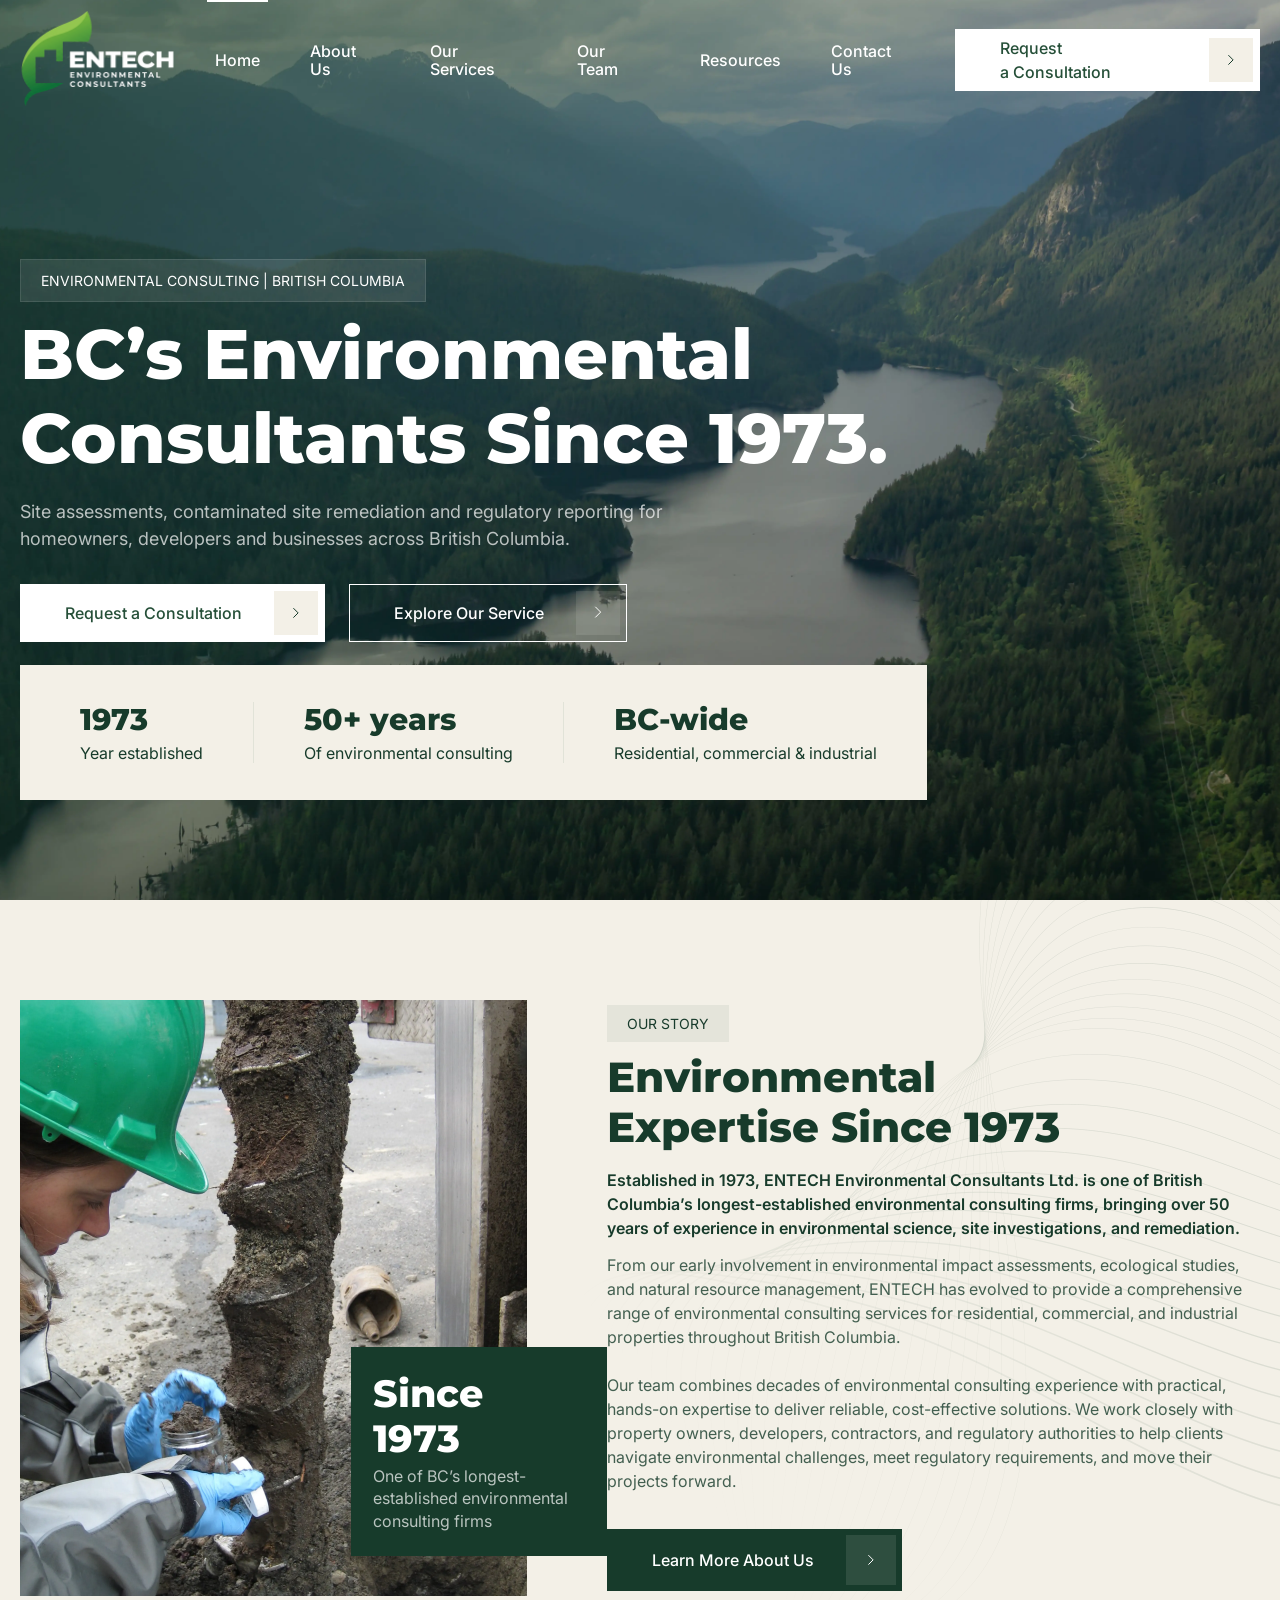
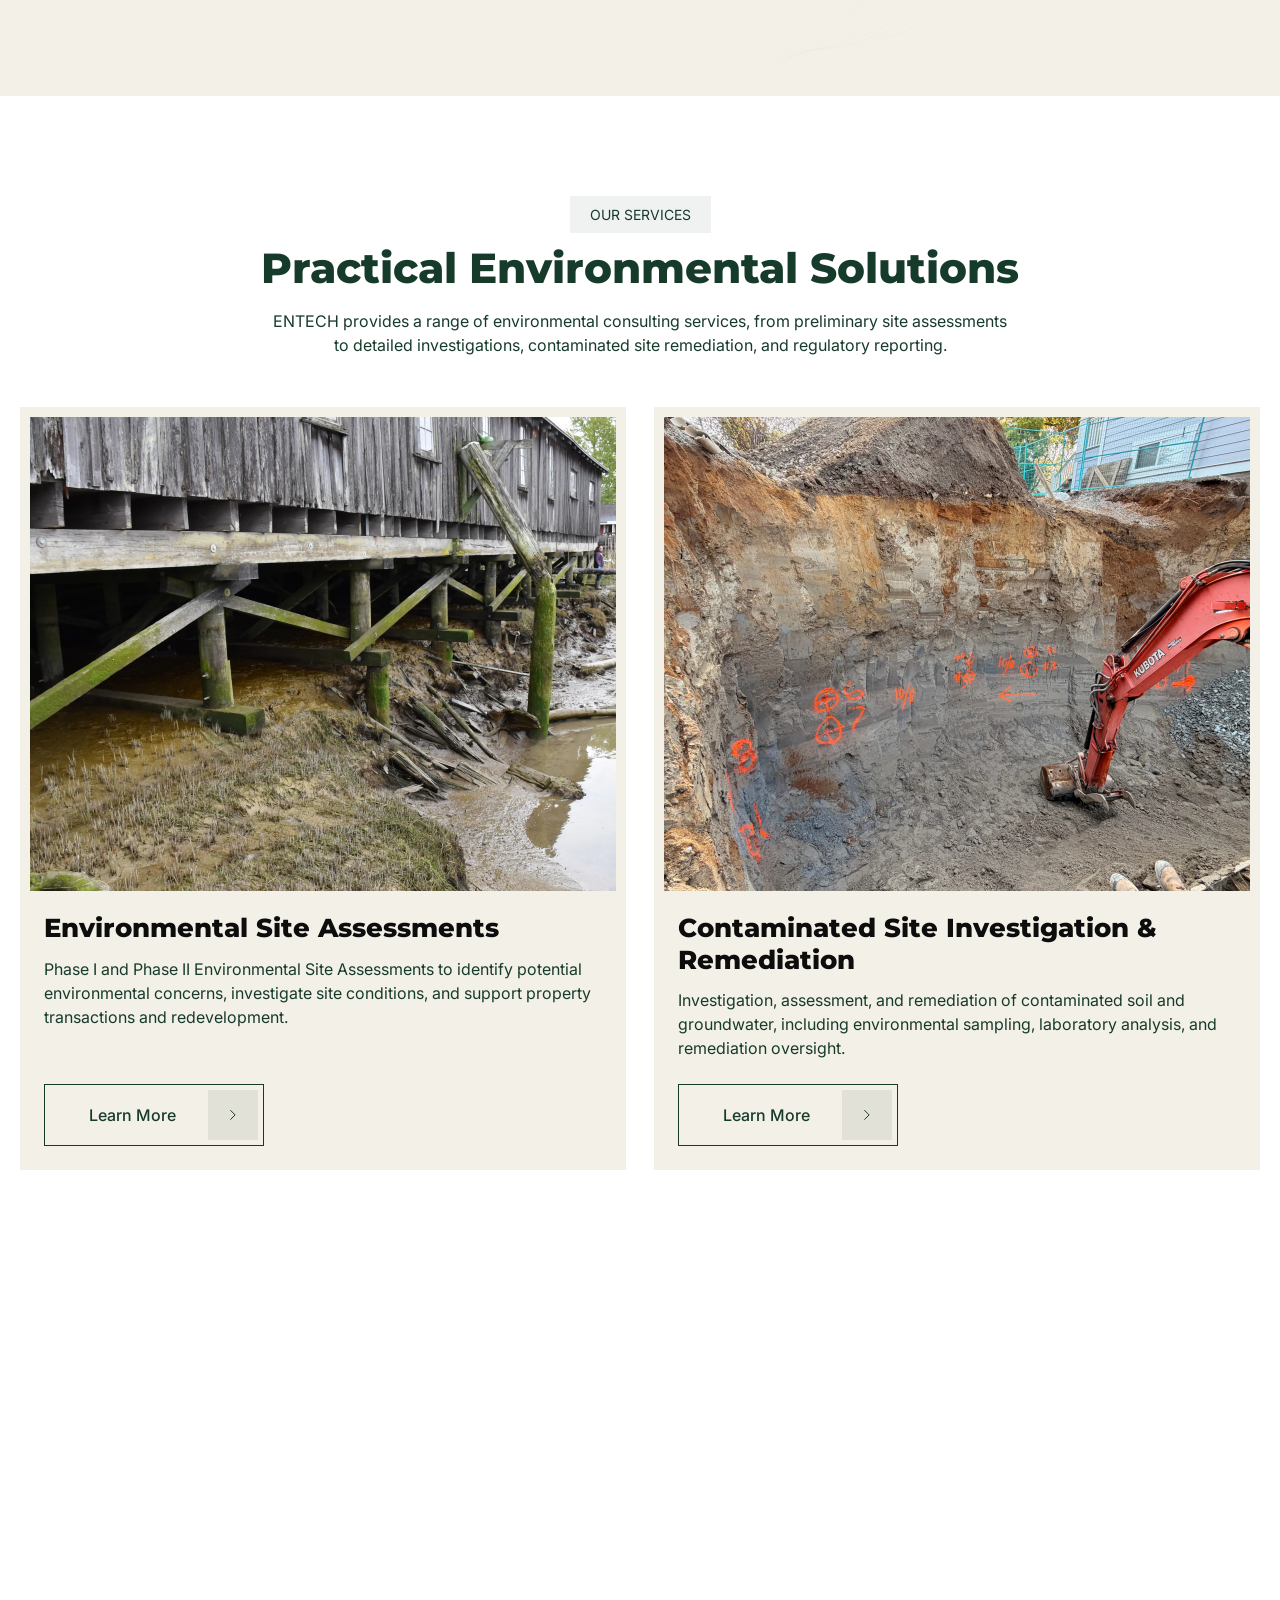
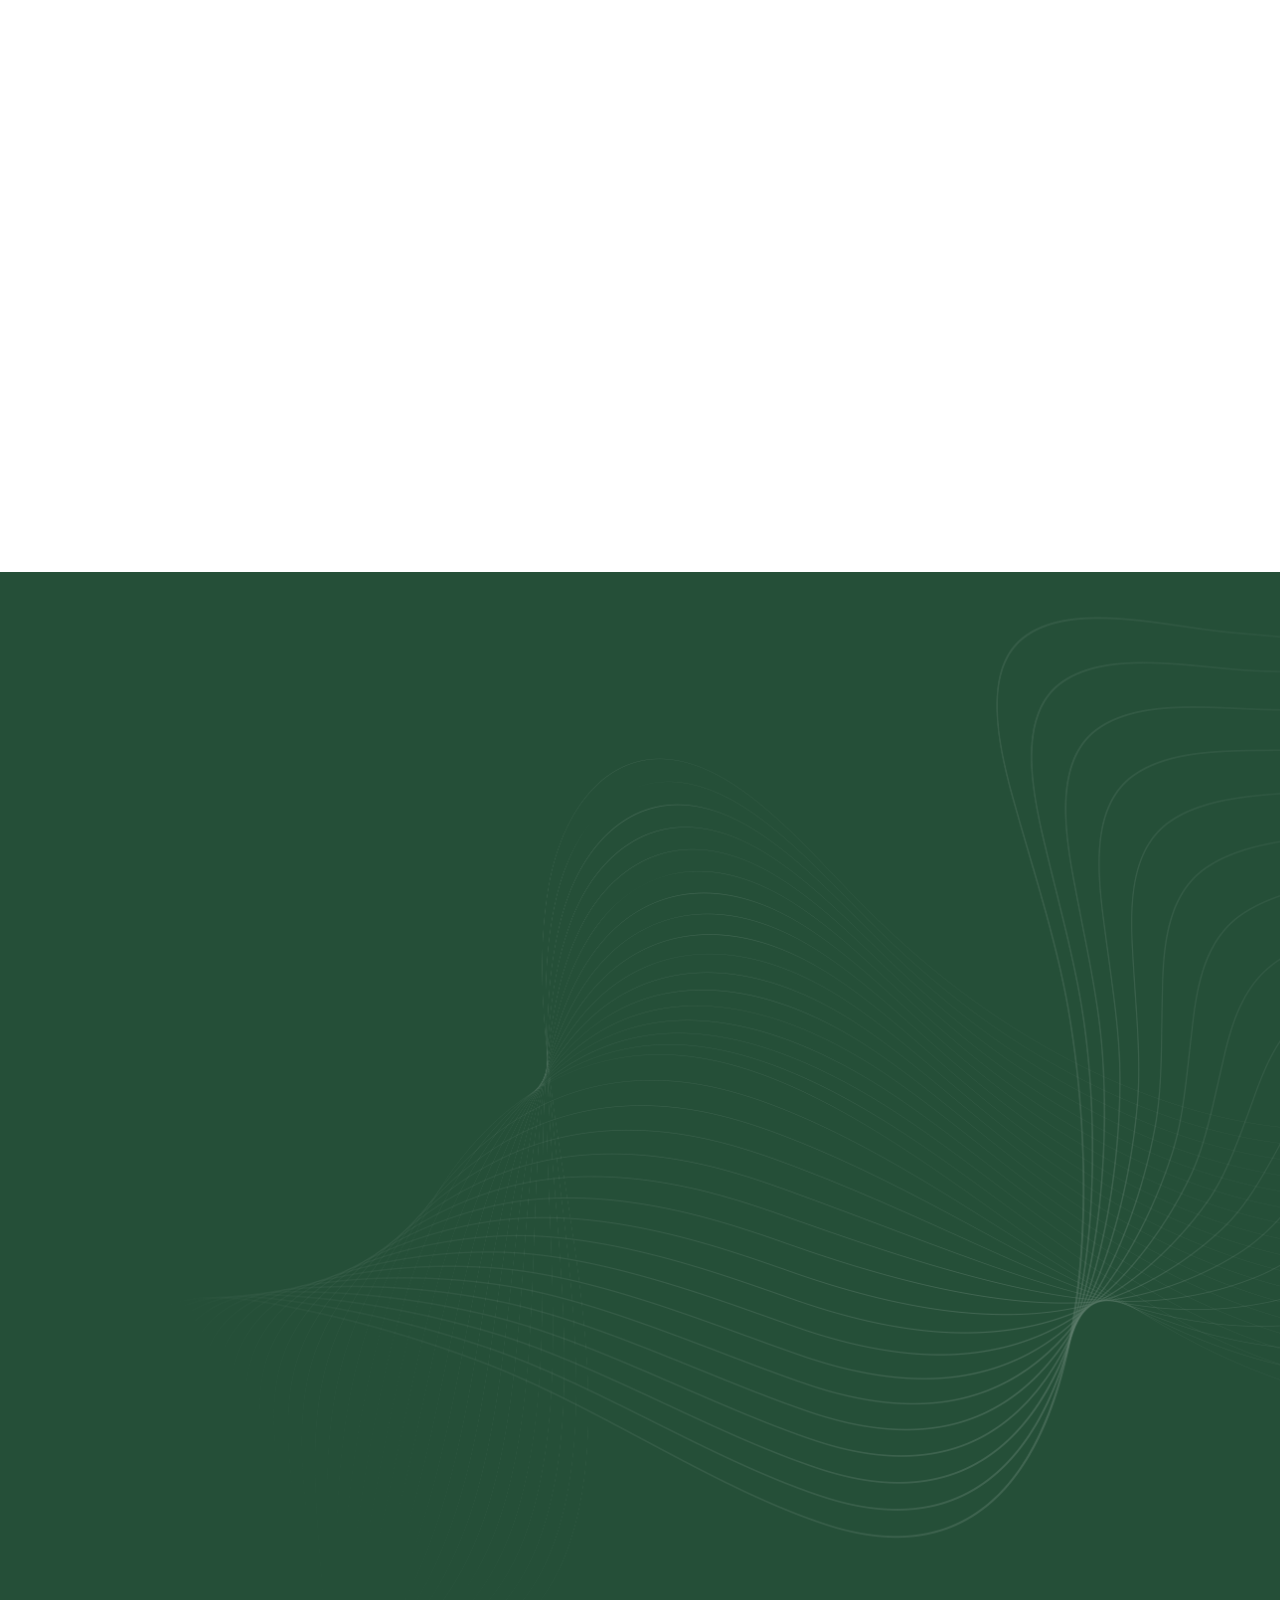
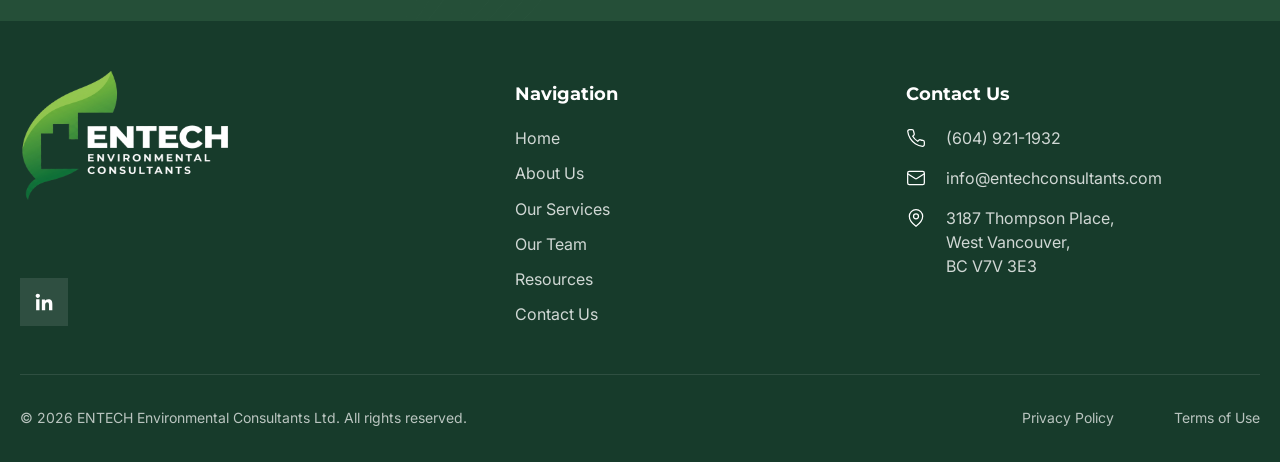
<file: index.html>
<!doctype html><html lang="ru" class="page"><head><meta charset="UTF-8"><meta name="viewport" content="width=device-width,initial-scale=1"><link rel="shortcut icon" href="favicon.ico" type="image/x-icon"><meta http-equiv="X-UA-Compatible" content="ie=edge"><meta name="theme-color" content="#111111"><title>ENTech</title><link rel="preconnect" href="https://fonts.googleapis.com"><link rel="preconnect" href="https://fonts.gstatic.com" crossorigin><link href="https://fonts.googleapis.com/css2?family=Inter:ital,opsz,wght@0,14..32,100..900;1,14..32,100..900&family=Montserrat:ital,wght@0,100..900;1,100..900&display=swap" rel="stylesheet"><link rel="stylesheet" href="css/vendor.css"><link rel="stylesheet" href="css/main.css"><script defer="defer" src="js/main.js"></script></head><body class="page__body"><div class="site-container"><header class="header"><div class="container"><nav class="hero__wrapper"><a href="index.html"><img class="header__logo" src="img/svg/Logo.svg" alt="Logotype EnTech" width="155" height="95"></a><ul class="header__nav"><li class="header__nav-item"><a class="header__nav-link" href="index.html">Home</a></li><li class="header__nav-item"><a class="header__nav-link" href="about.html">About Us</a></li><li class="header__nav-item"><a class="header__nav-link" href="services.html">Our Services</a></li><li class="header__nav-item"><a class="header__nav-link" href="team.html">Our Team</a></li><li class="header__nav-item"><a class="header__nav-link" href="resources.html">Resources</a></li><li class="header__nav-item"><a class="header__nav-link" href="contact.html">Contact Us</a></li></ul><a class="btn--standard" href="contact.html"><span class="btn--text">Request a Consultation</span> <span class="btn--icon"><svg width="18" height="18" viewBox="0 0 18 18" fill="none" xmlns="http://www.w3.org/2000/svg"><path d="M6.66943 13.3389L11.1157 8.89263L6.66943 4.44631" stroke-linecap="round" stroke-linejoin="round" stroke="#173B2B"/></svg> </span></a><!-- mobile only (see js/components/mobile-menu.js) --> <button class="burger" type="button" aria-label="Open menu" aria-expanded="false" aria-controls="mobile-menu" data-burger><span class="burger__line"></span></button></nav></div></header><!-- Mobile menu: drops down from the top, mobile only --><div class="mobile-menu-overlay" data-menu-overlay></div><div class="mobile-menu" id="mobile-menu" data-menu aria-hidden="true"><div class="container"><div class="mobile-menu__top"><a href="index.html"><img class="mobile-menu__logo" src="img/svg/Logo.svg" alt="Logotype EnTech" width="100" height="62"> </a><button class="mobile-menu__close" type="button" aria-label="Close menu" data-menu-close></button></div><ul class="mobile-menu__nav"><li><a class="mobile-menu__link" href="index.html" data-menu-item>Home</a></li><li><a class="mobile-menu__link" href="about.html" data-menu-item>About Us</a></li><li><a class="mobile-menu__link" href="services.html" data-menu-item>Our Services</a></li><li><a class="mobile-menu__link" href="team.html" data-menu-item>Our Team</a></li><li><a class="mobile-menu__link" href="resources.html" data-menu-item>Resources</a></li><li><a class="mobile-menu__link" href="contact.html" data-menu-item>Contact Us</a></li></ul><a class="btn--standard mobile-menu__btn" href="contact.html" data-menu-item><span class="btn--text">Request a Consultation</span> <span class="btn--icon"><svg width="18" height="18" viewBox="0 0 18 18" fill="none" xmlns="http://www.w3.org/2000/svg"><path d="M6.66943 13.3389L11.1157 8.89263L6.66943 4.44631" stroke-linecap="round" stroke-linejoin="round" stroke="#173B2B"/></svg></span></a></div></div><main class="main"><section class="hero" style="background-image: url(&quot;img/bgHero.webp&quot;)"><div class="container"><div class="hero__flex"><h2 class="hero-subheading">ENVIRONMENTAL CONSULTING | BRITISH COLUMBIA</h2><h1 class="hero-heading">BC’s Environmental Consultants Since 1973.</h1><p class="hero-text">Site assessments, contaminated site remediation and regulatory reporting for homeowners, developers and businesses across British Columbia.</p><div class="hero__btns"><a class="btn--standard" href="contact.html"><span class="btn--text">Request a Consultation</span> <span class="btn--icon"><svg width="18" height="18" viewBox="0 0 18 18" fill="none" xmlns="http://www.w3.org/2000/svg"><path d="M6.66943 13.3389L11.1157 8.89263L6.66943 4.44631" stroke-linecap="round" stroke-linejoin="round" stroke="#173B2B"/></svg> </span></a><a class="btn--transparent" href="services.html"><span class="btn--text">Explore Our Service</span> <span class="btn--icon"><svg width="21" height="21" viewBox="0 0 21 21" fill="none" xmlns="http://www.w3.org/2000/svg"><path d="M7.57898 15.1579L12.6316 10.1052L7.57898 5.05261" stroke-linecap="round" stroke-linejoin="round" stroke="white"/></svg></span></a></div></div><ul class="hero__stats"><li class="hero__stat"><span class="hero__stat-value">1973</span> <span class="hero__stat-label">Year established</span></li><li class="hero__stat"><span class="hero__stat-value">50+ years</span> <span class="hero__stat-label">Of environmental consulting</span></li><li class="hero__stat"><span class="hero__stat-value">BC-wide</span> <span class="hero__stat-label">Residential, commercial &amp; industrial</span></li></ul></div></section><section class="story"><div class="container story__inner"><div class="story__media"><img class="story__img" src="img/bgStory.webp" alt="ENTECH consultant collecting a soil sample on site" loading="lazy"><div class="story__card"><p class="story__card-title">Since<br>1973</p><p class="story__card-text">One of BC’s longest-established environmental consulting firms</p></div></div><div class="story__content"><span class="section-badge">Our Story</span><h2 class="section-title">Environmental<br>Expertise Since 1973</h2><p class="section-lead">Established in 1973, ENTECH Environmental Consultants Ltd. is one of British Columbia’s longest-established environmental consulting firms, bringing over 50 years of experience in environmental science, site investigations, and remediation.</p><p class="section-text">From our early involvement in environmental impact assessments, ecological studies, and natural resource management, ENTECH has evolved to provide a comprehensive range of environmental consulting services for residential, commercial, and industrial properties throughout British Columbia.</p><p class="section-text">Our team combines decades of environmental consulting experience with practical, hands-on expertise to deliver reliable, cost-effective solutions. We work closely with property owners, developers, contractors, and regulatory authorities to help clients navigate environmental challenges, meet regulatory requirements, and move their projects forward.</p><a class="btn--dark" href="about.html"><span class="btn--text">Learn More About Us</span> <span class="btn--icon"><svg width="18" height="18" viewBox="0 0 18 18" fill="none" xmlns="http://www.w3.org/2000/svg"><path d="M6.66943 13.3389L11.1157 8.89263L6.66943 4.44631" stroke-linecap="round" stroke-linejoin="round" stroke="white"/></svg></span></a></div></div></section><section class="services"><div class="container"><div class="services__head"><span class="section-badge">Our Services</span><h2 class="section-title">Practical Environmental Solutions</h2><p class="section-text">ENTECH provides a range of environmental consulting services, from preliminary site assessments to detailed investigations, contaminated site remediation, and regulatory reporting.</p></div><ul class="services__grid"><li class="service-card"><img class="service-card__img" src="img/service-1.webp" alt="Environmental site assessment of a waterfront property" loading="lazy"><div class="service-card__body"><h3 class="service-card__title">Environmental Site Assessments</h3><p class="service-card__text">Phase I and Phase II Environmental Site Assessments to identify potential environmental concerns, investigate site conditions, and support property transactions and redevelopment.</p><a class="btn--outline" href="services.html"><span class="btn--text">Learn More</span> <span class="btn--icon"><svg width="18" height="18" viewBox="0 0 18 18" fill="none" xmlns="http://www.w3.org/2000/svg"><path d="M6.66943 13.3389L11.1157 8.89263L6.66943 4.44631" stroke-linecap="round" stroke-linejoin="round" stroke="#173B2B"/></svg></span></a></div></li><li class="service-card"><img class="service-card__img" src="img/service-2.webp" alt="Excavation during contaminated site remediation" loading="lazy"><div class="service-card__body"><h3 class="service-card__title">Contaminated Site Investigation &amp; Remediation</h3><p class="service-card__text">Investigation, assessment, and remediation of contaminated soil and groundwater, including environmental sampling, laboratory analysis, and remediation oversight.</p><a class="btn--outline" href="services.html"><span class="btn--text">Learn More</span> <span class="btn--icon"><svg width="18" height="18" viewBox="0 0 18 18" fill="none" xmlns="http://www.w3.org/2000/svg"><path d="M6.66943 13.3389L11.1157 8.89263L6.66943 4.44631" stroke-linecap="round" stroke-linejoin="round" stroke="#173B2B"/></svg></span></a></div></li><li class="service-card"><img class="service-card__img" src="img/service-3.webp" alt="Removal of an underground storage tank" loading="lazy"><div class="service-card__body"><h3 class="service-card__title">Underground &amp; Aboveground Storage Tanks</h3><p class="service-card__text">Environmental investigations associated with underground and aboveground storage tanks, including petroleum contamination assessments, confirmatory soil sampling, and closure reporting.</p><a class="btn--outline" href="services.html"><span class="btn--text">Learn More</span> <span class="btn--icon"><svg width="18" height="18" viewBox="0 0 18 18" fill="none" xmlns="http://www.w3.org/2000/svg"><path d="M6.66943 13.3389L11.1157 8.89263L6.66943 4.44631" stroke-linecap="round" stroke-linejoin="round" stroke="#173B2B"/></svg></span></a></div></li><li class="service-card"><img class="service-card__img" src="img/service-4.webp" alt="Consultant performing environmental monitoring on site" loading="lazy"><div class="service-card__body"><h3 class="service-card__title">Environmental Monitoring &amp; Regulatory Compliance</h3><p class="service-card__text">Environmental monitoring, technical reporting, and regulatory submissions to support compliance with applicable provincial environmental legislation and requirements.</p><a class="btn--outline" href="services.html"><span class="btn--text">Learn More</span> <span class="btn--icon"><svg width="18" height="18" viewBox="0 0 18 18" fill="none" xmlns="http://www.w3.org/2000/svg"><path d="M6.66943 13.3389L11.1157 8.89263L6.66943 4.44631" stroke-linecap="round" stroke-linejoin="round" stroke="#173B2B"/></svg></span></a></div></li></ul><div class="services__more"><a class="btn--dark btn--shadow" href="services.html"><span class="btn--text">Explore All Services</span> <span class="btn--icon"><svg width="18" height="18" viewBox="0 0 18 18" fill="none" xmlns="http://www.w3.org/2000/svg"><path d="M6.66943 13.3389L11.1157 8.89263L6.66943 4.44631" stroke-linecap="round" stroke-linejoin="round" stroke="white"/></svg></span></a></div></div></section><section class="cta" id="contact"><div class="container cta__inner"><div class="cta__info"><span class="section-badge section-badge--light">Contact Us</span><h2 class="section-title section-title--light">Tell us about your project</h2><p class="section-text section-text--light cta__text">Whether you’re buying a property, planning a redevelopment or dealing with a storage tank, send us a few details and we’ll get back to you to discuss next steps.</p><ul class="cta__contacts"><li class="cta__contact"><span class="cta__contact-icon"><svg width="20" height="20" viewBox="0 0 24 24" fill="none" stroke="currentColor" stroke-width="1.5" stroke-linecap="round" stroke-linejoin="round" aria-hidden="true"><path d="M22 16.92v3a2 2 0 0 1-2.18 2 19.79 19.79 0 0 1-8.63-3.07 19.5 19.5 0 0 1-6-6 19.79 19.79 0 0 1-3.07-8.67A2 2 0 0 1 4.11 2h3a2 2 0 0 1 2 1.72 12.84 12.84 0 0 0 .7 2.81 2 2 0 0 1-.45 2.11L8.09 9.91a16 16 0 0 0 6 6l1.27-1.27a2 2 0 0 1 2.11-.45 12.84 12.84 0 0 0 2.81.7A2 2 0 0 1 22 16.92z"/></svg></span><div><span class="cta__contact-label">Phone</span> <a class="cta__contact-value" href="tel:+16049211932">(604) 921-1932</a></div></li><li class="cta__contact"><span class="cta__contact-icon"><svg width="20" height="20" viewBox="0 0 24 24" fill="none" stroke="currentColor" stroke-width="1.5" stroke-linecap="round" stroke-linejoin="round" aria-hidden="true"><rect x="2" y="4" width="20" height="16" rx="2"/><path d="m22 7-8.97 5.7a1.94 1.94 0 0 1-2.06 0L2 7"/></svg></span><div><span class="cta__contact-label">Email</span> <a class="cta__contact-value" href="mailto:info@entechconsultants.com">info@entechconsultants.com</a></div></li><li class="cta__contact"><span class="cta__contact-icon"><svg width="20" height="20" viewBox="0 0 24 24" fill="none" stroke="currentColor" stroke-width="1.5" stroke-linecap="round" stroke-linejoin="round" aria-hidden="true"><path d="M20 10c0 6-8 12-8 12s-8-6-8-12a8 8 0 0 1 16 0Z"/><circle cx="12" cy="10" r="3"/></svg></span><div><span class="cta__contact-label">Office</span> <span class="cta__contact-value">3187 Thompson Place, West Vancouver, BC V7V 3E3</span></div></li></ul></div><form class="form cta__form" action="#" method="post"><h3 class="form__title">Request a Consultation</h3><p class="form__note">Fields marked * are required.</p><div class="form__grid"><label class="form__field"><span class="form__label">Name *</span> <input class="form__input" type="text" name="name" autocomplete="name" required></label> <label class="form__field"><span class="form__label">Email*</span> <input class="form__input" type="email" name="email" autocomplete="email" required></label> <label class="form__field form__field--full"><span class="form__label">Phone</span> <input class="form__input" type="tel" name="phone" autocomplete="tel"></label> <label class="form__field form__field--full"><span class="form__label">Service needed</span> <span class="form__select"><select class="form__input" name="service"><option value="" selected="selected" disabled="disabled">Select a service</option><option>Environmental Site Assessments</option><option>Contaminated Site Investigation &amp; Remediation</option><option>Underground &amp; Aboveground Storage Tanks</option><option>Environmental Monitoring &amp; Regulatory Compliance</option><option>Other</option></select></span></label> <label class="form__field form__field--full"><span class="form__label">Project details *</span> <textarea class="form__input form__textarea" name="details" placeholder="Property address, type of property and what you need help with" required></textarea></label></div><button class="btn-reset btn--dark btn--shadow form__submit" type="submit"><span class="btn--text">Send Inquiry</span> <span class="btn--icon"><svg width="18" height="18" viewBox="0 0 18 18" fill="none" xmlns="http://www.w3.org/2000/svg"><path d="M6.66943 13.3389L11.1157 8.89263L6.66943 4.44631" stroke-linecap="round" stroke-linejoin="round" stroke="white"/></svg></span></button></form></div></section></main><footer class="footer"><div class="container"><div class="footer__top"><div class="footer__brand"><a href="index.html"><img class="footer__logo" src="img/svg/Logo.svg" alt="Logotype EnTech" width="210" height="130"> </a><a class="footer__social" href="#" target="_blank" rel="noopener" aria-label="ENTECH on LinkedIn"><svg width="20" height="20" viewBox="0 0 20 20" fill="none" xmlns="http://www.w3.org/2000/svg"><path d="M7.85782 7.474H10.9528V9.01567C11.3987 8.129 12.542 7.33234 14.2595 7.33234C17.552 7.33234 18.3337 9.09734 18.3337 12.3357V18.3332H15.0003V13.0732C15.0003 11.229 14.5545 10.189 13.4195 10.189C11.8453 10.189 11.1912 11.3098 11.1912 13.0723V18.3332H7.85782V7.474ZM2.14199 18.1915H5.47533V7.33234H2.14199V18.1915ZM5.95283 3.7915C5.95295 4.0709 5.89754 4.34753 5.78981 4.60533C5.68209 4.86312 5.5242 5.09693 5.32532 5.29317C5.12586 5.4916 4.88925 5.64878 4.62901 5.75574C4.36877 5.86269 4.09001 5.91732 3.80866 5.9165C3.24166 5.91523 2.69775 5.69174 2.29366 5.294C2.09558 5.09704 1.93827 4.86296 1.83074 4.60514C1.72321 4.34733 1.66757 4.07084 1.66699 3.7915C1.66699 3.22734 1.89199 2.68734 2.29449 2.289C2.69758 1.88974 3.24214 1.66598 3.80949 1.6665C4.37783 1.6665 4.92282 1.89067 5.32532 2.289C5.72782 2.68734 5.95283 3.22734 5.95283 3.7915Z" fill-rule="evenodd" clip-rule="evenodd" fill="white"/></svg></a></div><nav class="footer__col"><h3 class="footer__title">Navigation</h3><ul class="footer__list"><li><a class="footer__link" href="index.html">Home</a></li><li><a class="footer__link" href="about.html">About Us</a></li><li><a class="footer__link" href="services.html">Our Services</a></li><li><a class="footer__link" href="team.html">Our Team</a></li><li><a class="footer__link" href="resources.html">Resources</a></li><li><a class="footer__link" href="contact.html">Contact Us</a></li></ul></nav><div class="footer__col"><h3 class="footer__title">Contact Us</h3><ul class="footer__list footer__list--contacts"><li class="footer__contact"><svg width="20" height="20" viewBox="0 0 24 24" fill="none" stroke="currentColor" stroke-width="1.5" stroke-linecap="round" stroke-linejoin="round" aria-hidden="true"><path d="M22 16.92v3a2 2 0 0 1-2.18 2 19.79 19.79 0 0 1-8.63-3.07 19.5 19.5 0 0 1-6-6 19.79 19.79 0 0 1-3.07-8.67A2 2 0 0 1 4.11 2h3a2 2 0 0 1 2 1.72 12.84 12.84 0 0 0 .7 2.81 2 2 0 0 1-.45 2.11L8.09 9.91a16 16 0 0 0 6 6l1.27-1.27a2 2 0 0 1 2.11-.45 12.84 12.84 0 0 0 2.81.7A2 2 0 0 1 22 16.92z"/></svg> <a class="footer__link" href="tel:+16049211932">(604) 921-1932</a></li><li class="footer__contact"><svg width="20" height="20" viewBox="0 0 24 24" fill="none" stroke="currentColor" stroke-width="1.5" stroke-linecap="round" stroke-linejoin="round" aria-hidden="true"><rect x="2" y="4" width="20" height="16" rx="2"/><path d="m22 7-8.97 5.7a1.94 1.94 0 0 1-2.06 0L2 7"/></svg> <a class="footer__link" href="mailto:info@entechconsultants.com">info@entechconsultants.com</a></li><li class="footer__contact"><svg width="20" height="20" viewBox="0 0 24 24" fill="none" stroke="currentColor" stroke-width="1.5" stroke-linecap="round" stroke-linejoin="round" aria-hidden="true"><path d="M20 10c0 6-8 12-8 12s-8-6-8-12a8 8 0 0 1 16 0Z"/><circle cx="12" cy="10" r="3"/></svg><address class="footer__link">3187 Thompson Place,<br>West Vancouver,<br>BC V7V 3E3</address></li></ul></div></div><div class="footer__bottom"><p class="footer__copy">© 2026 ENTECH Environmental Consultants Ltd. All rights reserved.</p><div class="footer__legal"><a class="footer__copy footer__legal-link" href="#">Privacy Policy</a> <a class="footer__copy footer__legal-link" href="#">Terms of Use</a></div></div></div></footer></div></body></html>
</file>
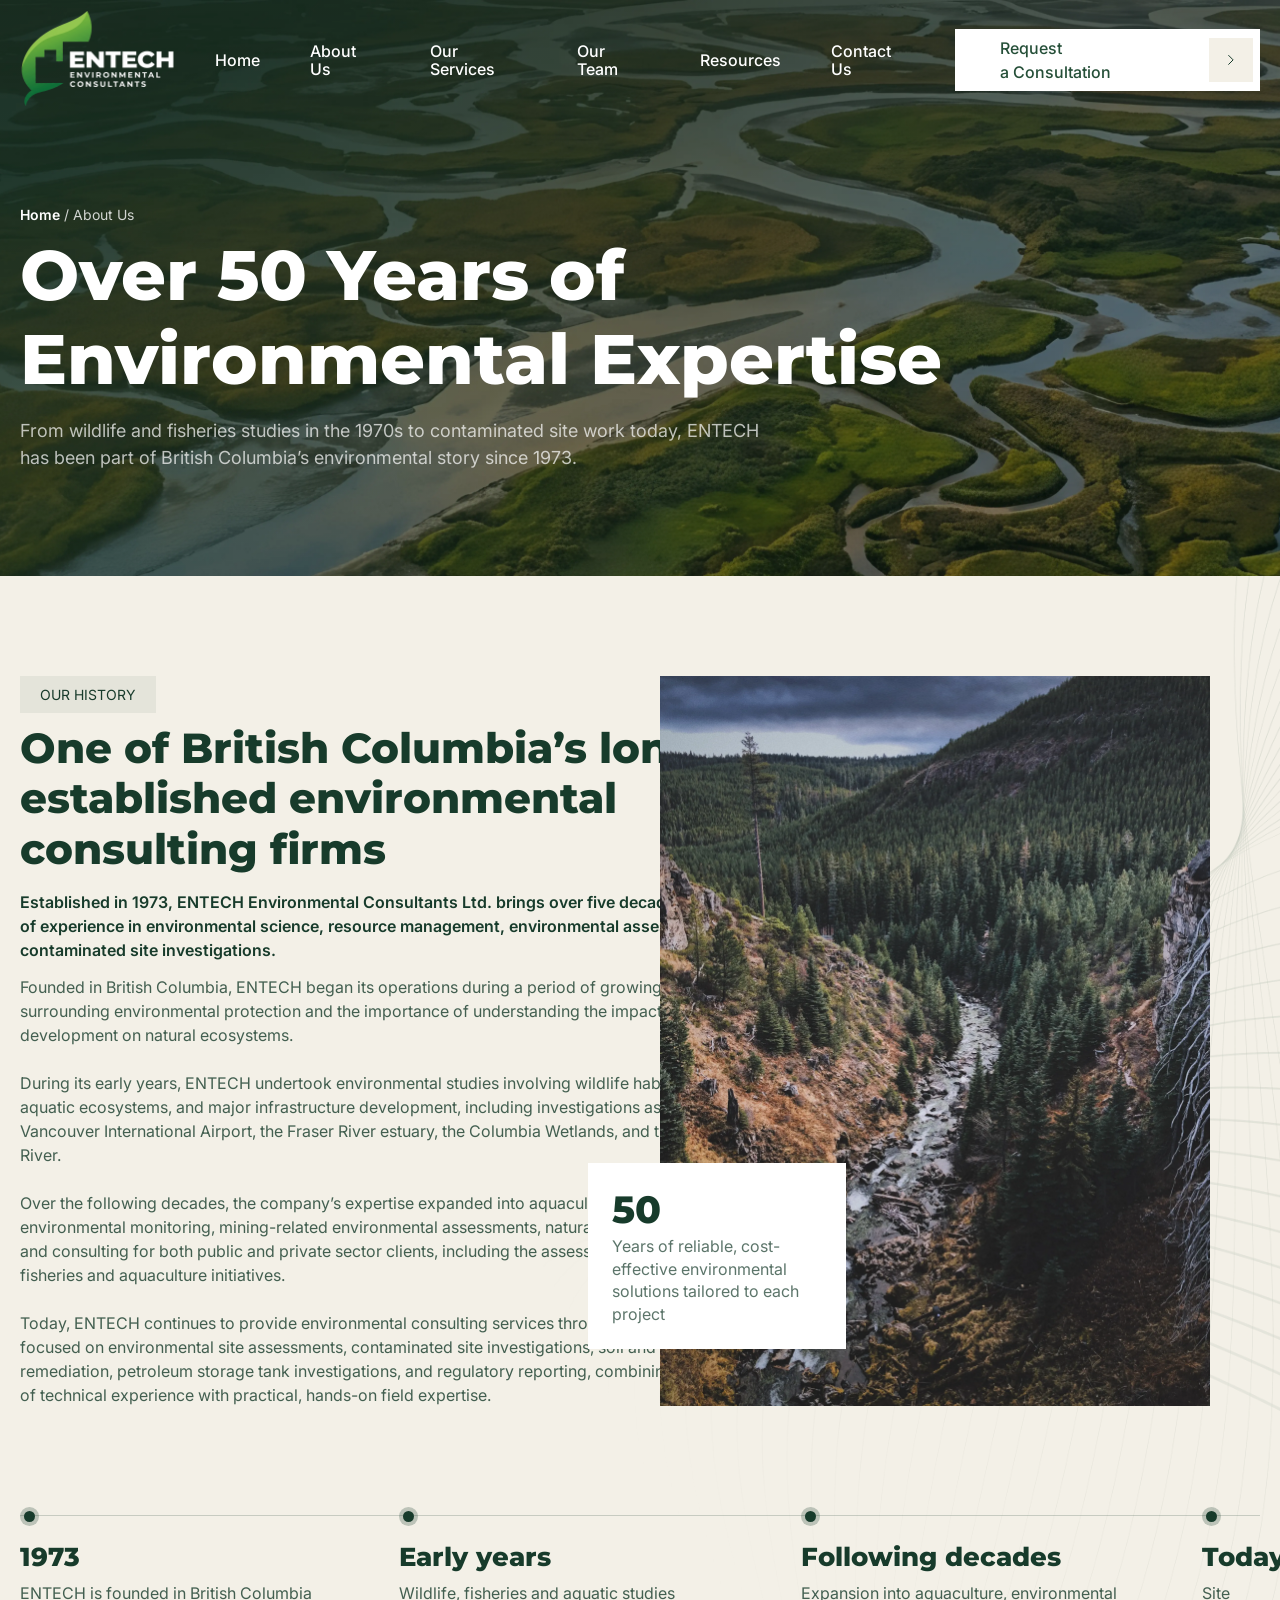
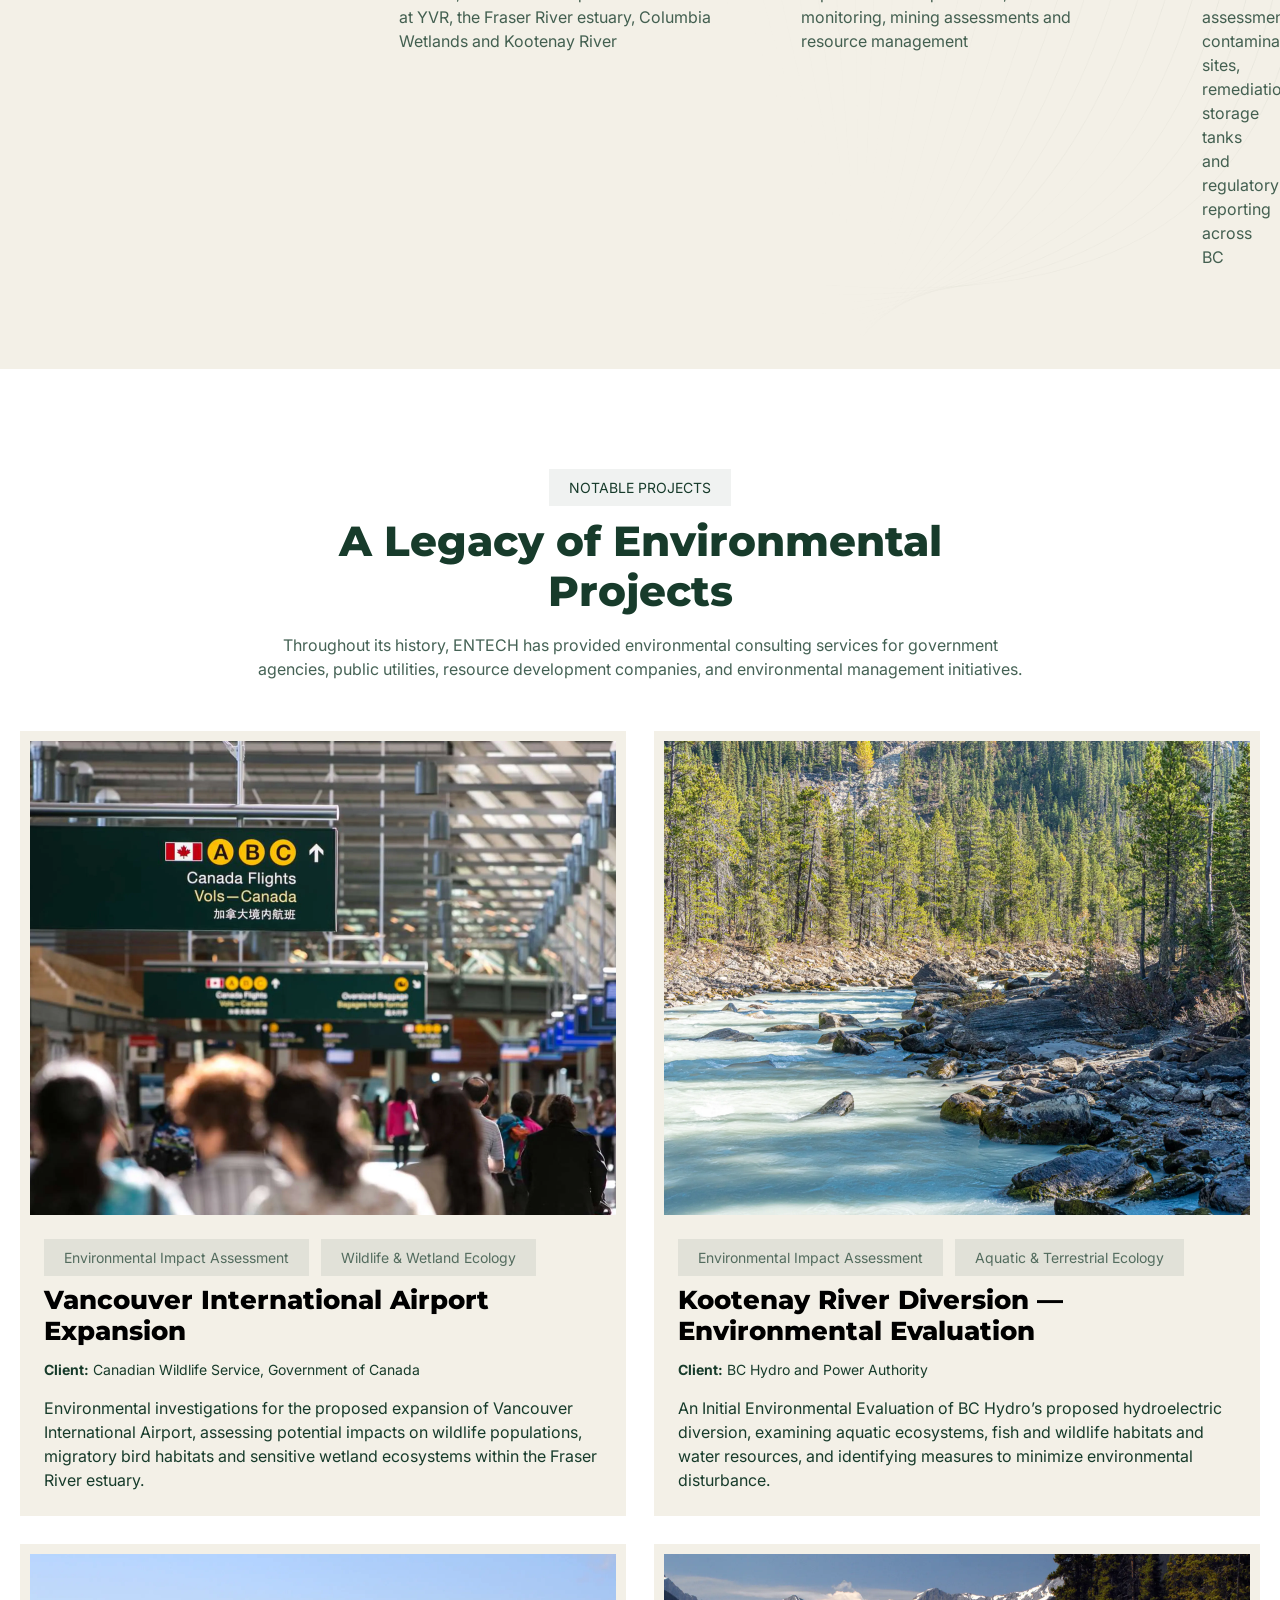
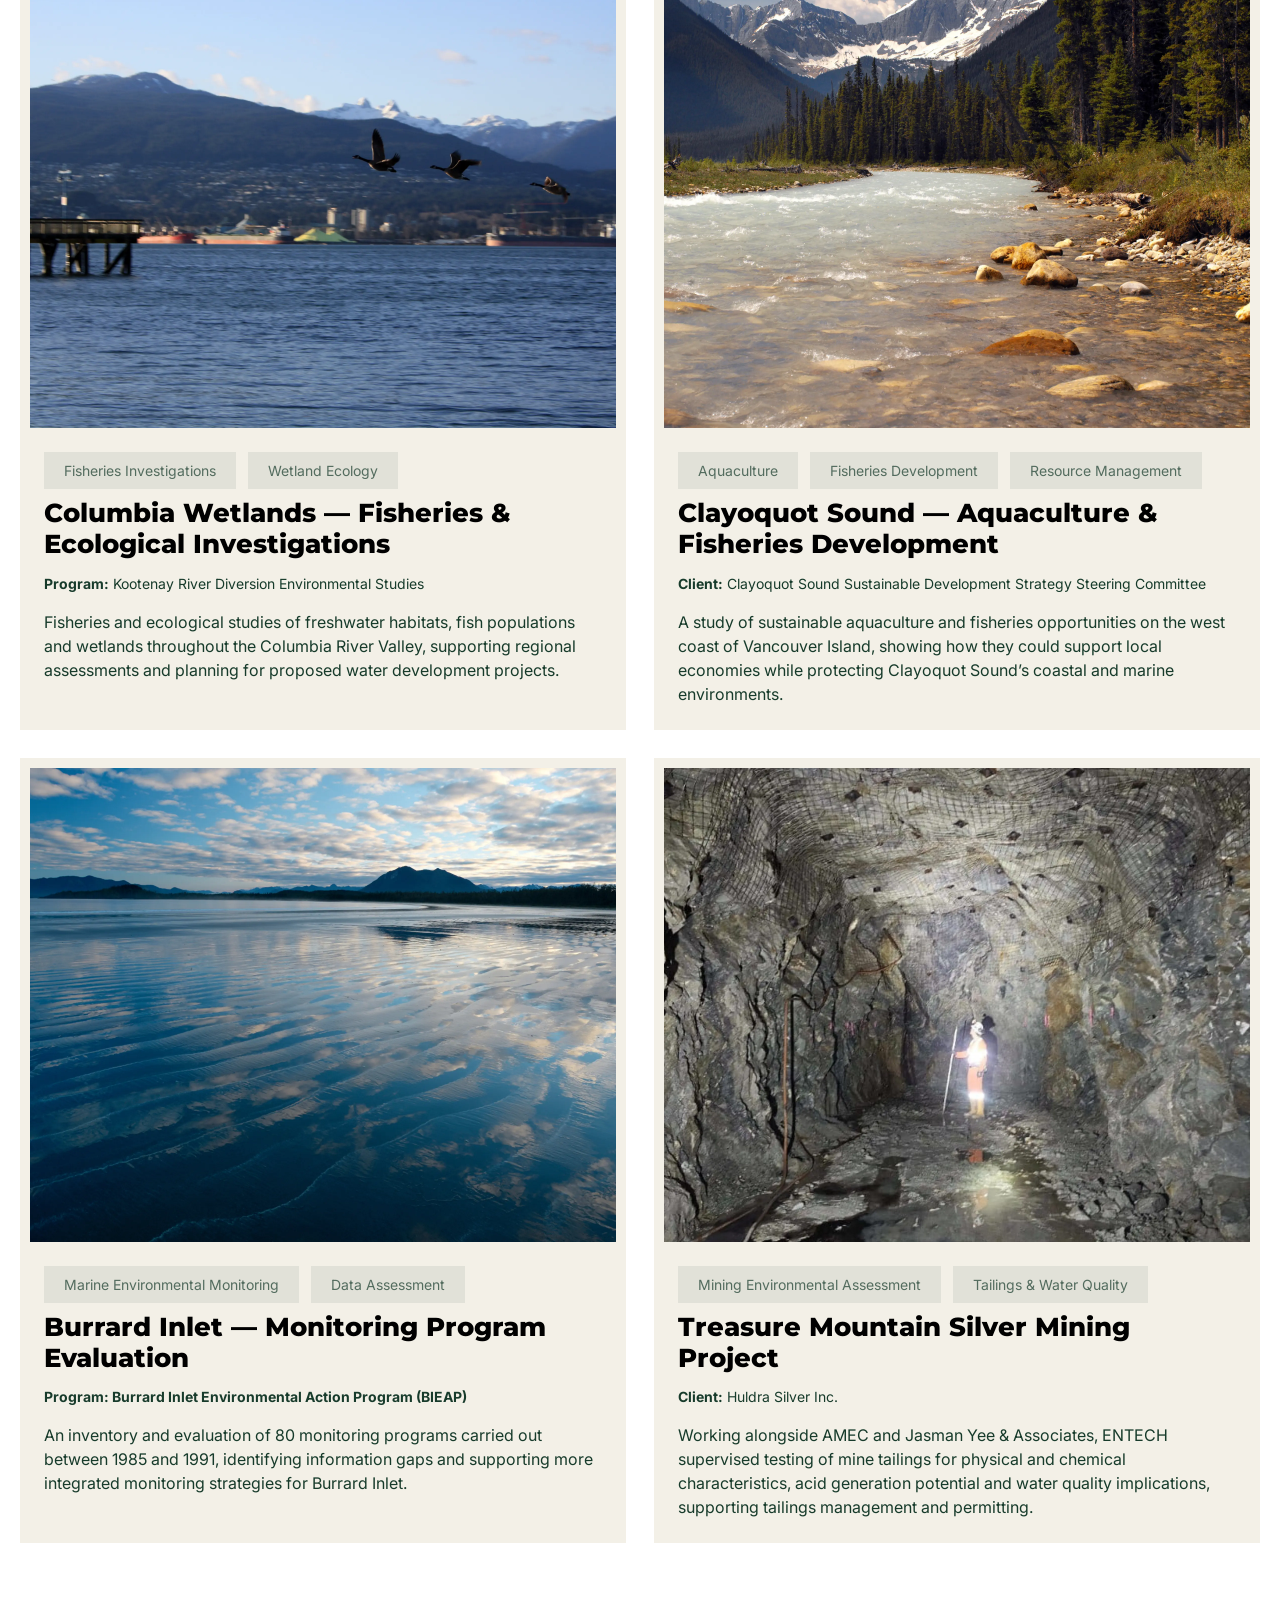
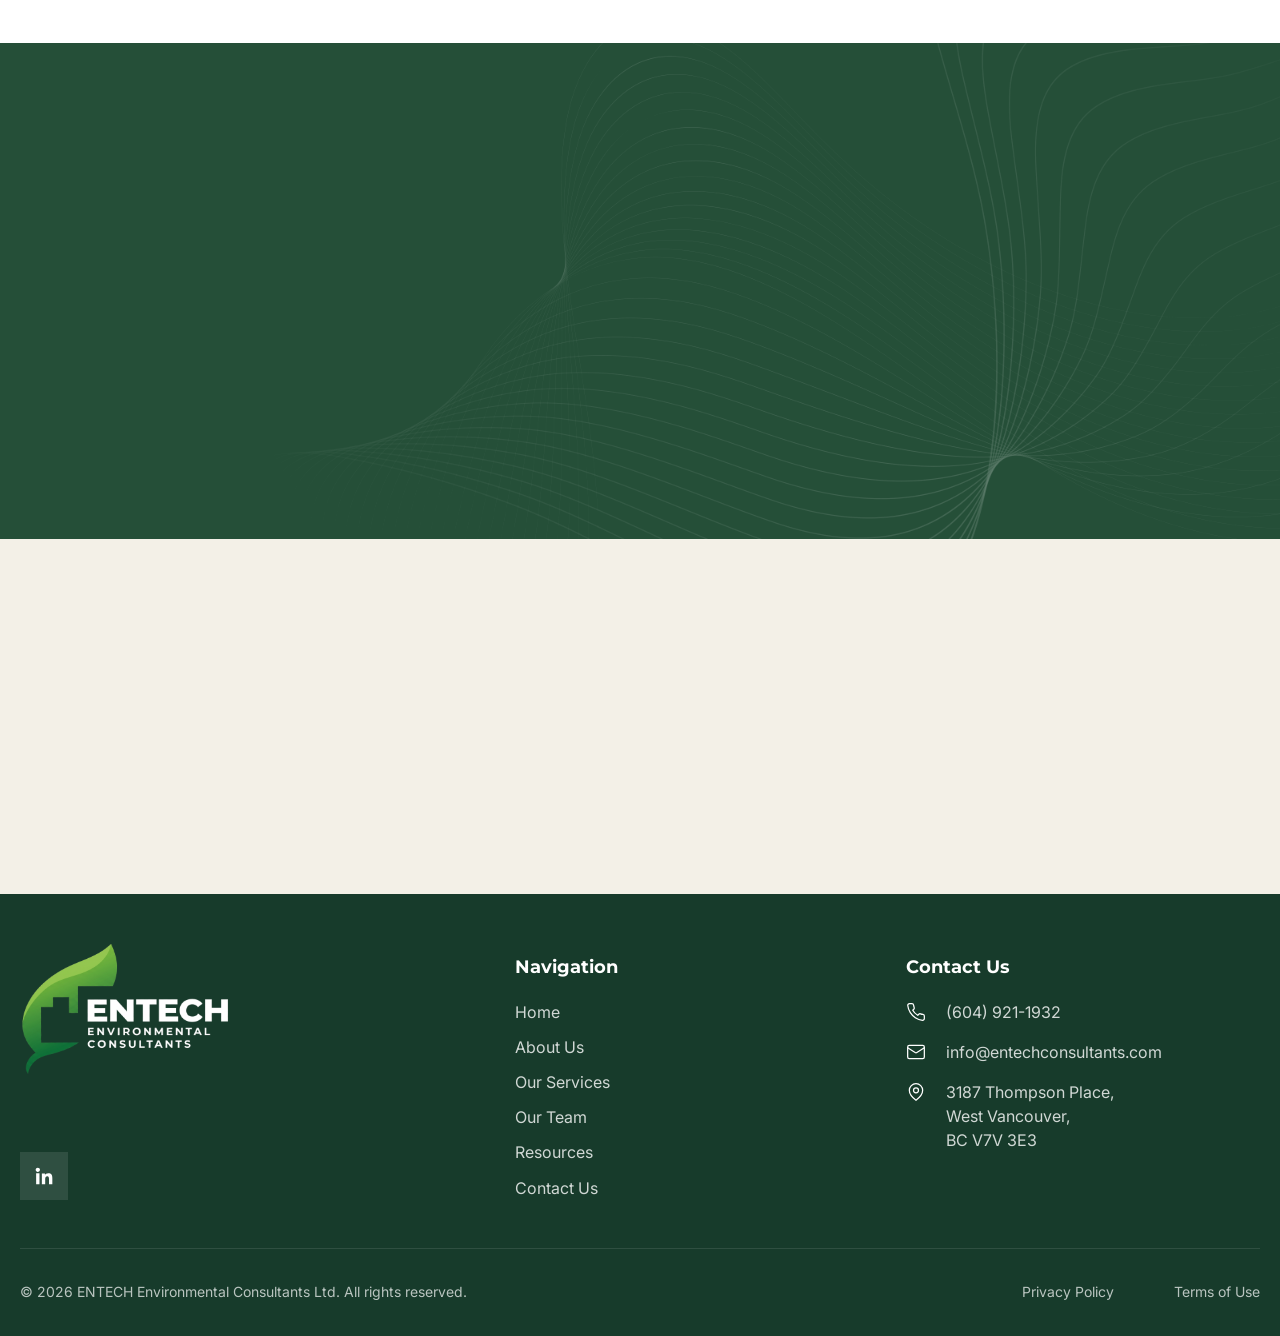
<file: about.html>
<!doctype html><html lang="ru" class="page"><head><meta charset="UTF-8"><meta name="viewport" content="width=device-width,initial-scale=1"><link rel="shortcut icon" href="favicon.ico" type="image/x-icon"><meta http-equiv="X-UA-Compatible" content="ie=edge"><meta name="theme-color" content="#111111"><title>ENTech</title><link rel="preconnect" href="https://fonts.googleapis.com"><link rel="preconnect" href="https://fonts.gstatic.com" crossorigin><link href="https://fonts.googleapis.com/css2?family=Inter:ital,opsz,wght@0,14..32,100..900;1,14..32,100..900&family=Montserrat:ital,wght@0,100..900;1,100..900&display=swap" rel="stylesheet"><link rel="stylesheet" href="css/vendor.css"><link rel="stylesheet" href="css/main.css"><script defer="defer" src="js/main.js"></script></head><body class="page__body"><div class="site-container"><header class="header"><div class="container"><nav class="hero__wrapper"><a href="index.html"><img class="header__logo" src="img/svg/Logo.svg" alt="Logotype EnTech" width="155" height="95"></a><ul class="header__nav"><li class="header__nav-item"><a class="header__nav-link" href="index.html">Home</a></li><li class="header__nav-item"><a class="header__nav-link" href="about.html">About Us</a></li><li class="header__nav-item"><a class="header__nav-link" href="services.html">Our Services</a></li><li class="header__nav-item"><a class="header__nav-link" href="team.html">Our Team</a></li><li class="header__nav-item"><a class="header__nav-link" href="resources.html">Resources</a></li><li class="header__nav-item"><a class="header__nav-link" href="contact.html">Contact Us</a></li></ul><a class="btn--standard" href="contact.html"><span class="btn--text">Request a Consultation</span> <span class="btn--icon"><svg width="18" height="18" viewBox="0 0 18 18" fill="none" xmlns="http://www.w3.org/2000/svg"><path d="M6.66943 13.3389L11.1157 8.89263L6.66943 4.44631" stroke-linecap="round" stroke-linejoin="round" stroke="#173B2B"/></svg> </span></a><!-- mobile only (see js/components/mobile-menu.js) --> <button class="burger" type="button" aria-label="Open menu" aria-expanded="false" aria-controls="mobile-menu" data-burger><span class="burger__line"></span></button></nav></div></header><!-- Mobile menu: drops down from the top, mobile only --><div class="mobile-menu-overlay" data-menu-overlay></div><div class="mobile-menu" id="mobile-menu" data-menu aria-hidden="true"><div class="container"><div class="mobile-menu__top"><a href="index.html"><img class="mobile-menu__logo" src="img/svg/Logo.svg" alt="Logotype EnTech" width="100" height="62"> </a><button class="mobile-menu__close" type="button" aria-label="Close menu" data-menu-close></button></div><ul class="mobile-menu__nav"><li><a class="mobile-menu__link" href="index.html" data-menu-item>Home</a></li><li><a class="mobile-menu__link" href="about.html" data-menu-item>About Us</a></li><li><a class="mobile-menu__link" href="services.html" data-menu-item>Our Services</a></li><li><a class="mobile-menu__link" href="team.html" data-menu-item>Our Team</a></li><li><a class="mobile-menu__link" href="resources.html" data-menu-item>Resources</a></li><li><a class="mobile-menu__link" href="contact.html" data-menu-item>Contact Us</a></li></ul><a class="btn--standard mobile-menu__btn" href="contact.html" data-menu-item><span class="btn--text">Request a Consultation</span> <span class="btn--icon"><svg width="18" height="18" viewBox="0 0 18 18" fill="none" xmlns="http://www.w3.org/2000/svg"><path d="M6.66943 13.3389L11.1157 8.89263L6.66943 4.44631" stroke-linecap="round" stroke-linejoin="round" stroke="#173B2B"/></svg></span></a></div></div><main class="main"><section class="page-hero" style="background-image: url(&quot;img/about-hero.webp&quot;)"><div class="container"><nav class="breadcrumbs" aria-label="Breadcrumbs"><a class="breadcrumbs__link" href="index.html">Home</a> <span class="breadcrumbs__sep">/</span> <span class="breadcrumbs__current" aria-current="page">About Us</span></nav><h1 class="page-hero__title">Over 50 Years of<br>Environmental Expertise</h1><p class="page-hero__text">From wildlife and fisheries studies in the 1970s to contaminated site work today, ENTECH has been part of British Columbia’s environmental story since 1973.</p></div></section><section class="history"><div class="container"><div class="history__inner"><div class="history__content"><span class="section-badge">Our History</span><h2 class="section-title">One of British Columbia’s longest-established environmental consulting firms</h2><p class="section-lead">Established in 1973, ENTECH Environmental Consultants Ltd. brings over five decades of experience in environmental science, resource management, environmental assessments, and contaminated site investigations.</p><p class="section-text">Founded in British Columbia, ENTECH began its operations during a period of growing awareness surrounding environmental protection and the importance of understanding the impacts of industrial development on natural ecosystems.</p><p class="section-text">During its early years, ENTECH undertook environmental studies involving wildlife habitats, fisheries, aquatic ecosystems, and major infrastructure development, including investigations associated with Vancouver International Airport, the Fraser River estuary, the Columbia Wetlands, and the Kootenay River.</p><p class="section-text">Over the following decades, the company’s expertise expanded into aquaculture development, environmental monitoring, mining-related environmental assessments, natural resource management, and consulting for both public and private sector clients, including the assessment of sustainable fisheries and aquaculture initiatives.</p><p class="section-text">Today, ENTECH continues to provide environmental consulting services throughout British Columbia, focused on environmental site assessments, contaminated site investigations, soil and groundwater remediation, petroleum storage tank investigations, and regulatory reporting, combining decades of technical experience with practical, hands-on field expertise.</p></div><div class="history__media"><img class="history__img" src="img/about-history.webp" alt="Forested river canyon in British Columbia" loading="lazy"><div class="history__card"><p class="history__card-value">50</p><p class="history__card-text">Years of reliable, cost-effective environmental solutions tailored to each project</p></div></div></div><ol class="timeline"><li class="timeline__item"><span class="timeline__dot"></span><h3 class="timeline__title">1973</h3><p class="timeline__text">ENTECH is founded in British Columbia</p></li><li class="timeline__item"><span class="timeline__dot"></span><h3 class="timeline__title">Early years</h3><p class="timeline__text">Wildlife, fisheries and aquatic studies at YVR, the Fraser River estuary, Columbia Wetlands and Kootenay River</p></li><li class="timeline__item"><span class="timeline__dot"></span><h3 class="timeline__title">Following decades</h3><p class="timeline__text">Expansion into aquaculture, environmental monitoring, mining assessments and resource management</p></li><li class="timeline__item"><span class="timeline__dot"></span><h3 class="timeline__title">Today</h3><p class="timeline__text">Site assessments, contaminated sites, remediation, storage tanks and regulatory reporting across BC</p></li></ol></div></section><section class="projects"><div class="container"><div class="section-head section-head--center"><span class="section-badge">Notable Projects</span><h2 class="section-title">A Legacy of Environmental Projects</h2><p class="section-text">Throughout its history, ENTECH has provided environmental consulting services for government agencies, public utilities, resource development companies, and environmental management initiatives.</p></div><ul class="projects__grid"><li class="project-card"><img class="project-card__img" src="img/project-1.webp" alt="Vancouver International Airport terminal" loading="lazy"><div class="project-card__body"><ul class="project-card__tags"><li class="project-card__tag">Environmental Impact Assessment</li><li class="project-card__tag">Wildlife &amp; Wetland Ecology</li></ul><h3 class="project-card__title">Vancouver International Airport Expansion</h3><p class="project-card__meta"><b>Client:</b> Canadian Wildlife Service, Government of Canada</p><p class="project-card__text">Environmental investigations for the proposed expansion of Vancouver International Airport, assessing potential impacts on wildlife populations, migratory bird habitats and sensitive wetland ecosystems within the Fraser River estuary.</p></div></li><li class="project-card"><img class="project-card__img" src="img/project-2.webp" alt="Kootenay River flowing below mountain peaks" loading="lazy"><div class="project-card__body"><ul class="project-card__tags"><li class="project-card__tag">Environmental Impact Assessment</li><li class="project-card__tag">Aquatic &amp; Terrestrial Ecology</li></ul><h3 class="project-card__title">Kootenay River Diversion — Environmental Evaluation</h3><p class="project-card__meta"><b>Client:</b> BC Hydro and Power Authority</p><p class="project-card__text">An Initial Environmental Evaluation of BC Hydro’s proposed hydroelectric diversion, examining aquatic ecosystems, fish and wildlife habitats and water resources, and identifying measures to minimize environmental disturbance.</p></div></li><li class="project-card"><img class="project-card__img" src="img/project-3.webp" alt="River rapids in the Columbia Valley" loading="lazy"><div class="project-card__body"><ul class="project-card__tags"><li class="project-card__tag">Fisheries Investigations</li><li class="project-card__tag">Wetland Ecology</li></ul><h3 class="project-card__title">Columbia Wetlands — Fisheries &amp; Ecological Investigations</h3><p class="project-card__meta"><b>Program:</b> Kootenay River Diversion Environmental Studies</p><p class="project-card__text">Fisheries and ecological studies of freshwater habitats, fish populations and wetlands throughout the Columbia River Valley, supporting regional assessments and planning for proposed water development projects.</p></div></li><li class="project-card"><img class="project-card__img" src="img/project-4.webp" alt="Calm waters of Clayoquot Sound" loading="lazy"><div class="project-card__body"><ul class="project-card__tags"><li class="project-card__tag">Aquaculture</li><li class="project-card__tag">Fisheries Development</li><li class="project-card__tag">Resource Management</li></ul><h3 class="project-card__title">Clayoquot Sound — Aquaculture &amp; Fisheries Development</h3><p class="project-card__meta"><b>Client:</b> Clayoquot Sound Sustainable Development Strategy Steering Committee</p><p class="project-card__text">A study of sustainable aquaculture and fisheries opportunities on the west coast of Vancouver Island, showing how they could support local economies while protecting Clayoquot Sound’s coastal and marine environments.</p></div></li><li class="project-card"><img class="project-card__img" src="img/project-5.webp" alt="Burrard Inlet with North Shore mountains" loading="lazy"><div class="project-card__body"><ul class="project-card__tags"><li class="project-card__tag">Marine Environmental Monitoring</li><li class="project-card__tag">Data Assessment</li></ul><h3 class="project-card__title">Burrard Inlet — Monitoring Program Evaluation</h3><p class="project-card__meta"><b>Program: Burrard Inlet Environmental Action Program (BIEAP)</b></p><p class="project-card__text">An inventory and evaluation of 80 monitoring programs carried out between 1985 and 1991, identifying information gaps and supporting more integrated monitoring strategies for Burrard Inlet.</p></div></li><li class="project-card"><img class="project-card__img" src="img/project-6.webp" alt="Inside the Treasure Mountain mine tunnel" loading="lazy"><div class="project-card__body"><ul class="project-card__tags"><li class="project-card__tag">Mining Environmental Assessment</li><li class="project-card__tag">Tailings &amp; Water Quality</li></ul><h3 class="project-card__title">Treasure Mountain Silver Mining Project</h3><p class="project-card__meta"><b>Client:</b> Huldra Silver Inc.</p><p class="project-card__text">Working alongside AMEC and Jasman Yee &amp; Associates, ENTECH supervised testing of mine tailings for physical and chemical characteristics, acid generation potential and water quality implications, supporting tailings management and permitting.</p></div></li></ul></div></section><section class="more-projects"><div class="container more-projects__inner"><div class="more-projects__head"><h2 class="section-title section-title--light">Additional Historical<br>Projects</h2><p class="section-text section-text--light">ENTECH’s work has also reached beyond British Columbia.</p></div><ul class="more-projects__list"><li class="more-projects__item"><svg width="20" height="20" viewBox="0 0 24 24" fill="none" stroke="currentColor" stroke-width="1.5" stroke-linecap="round" stroke-linejoin="round" aria-hidden="true"><path d="M20 10c0 6-8 12-8 12s-8-6-8-12a8 8 0 0 1 16 0Z"/><circle cx="12" cy="10" r="3"/></svg> <span>Vietnam — Aquaculture Industry Development</span></li><li class="more-projects__item"><svg width="20" height="20" viewBox="0 0 24 24" fill="none" stroke="currentColor" stroke-width="1.5" stroke-linecap="round" stroke-linejoin="round" aria-hidden="true"><path d="M20 10c0 6-8 12-8 12s-8-6-8-12a8 8 0 0 1 16 0Z"/><circle cx="12" cy="10" r="3"/></svg> <span>Saudi Arabia — Geothermal Water Intake &amp; Outflow Solutions</span></li><li class="more-projects__item"><svg width="20" height="20" viewBox="0 0 24 24" fill="none" stroke="currentColor" stroke-width="1.5" stroke-linecap="round" stroke-linejoin="round" aria-hidden="true"><path d="M20 10c0 6-8 12-8 12s-8-6-8-12a8 8 0 0 1 16 0Z"/><circle cx="12" cy="10" r="3"/></svg> <span>Gulf of Georgia Cannery — Restoration Project</span></li><li class="more-projects__item"><svg width="20" height="20" viewBox="0 0 24 24" fill="none" stroke="currentColor" stroke-width="1.5" stroke-linecap="round" stroke-linejoin="round" aria-hidden="true"><path d="M20 10c0 6-8 12-8 12s-8-6-8-12a8 8 0 0 1 16 0Z"/><circle cx="12" cy="10" r="3"/></svg> <span>First Nations Aquaculture Development Projects</span></li><li class="more-projects__item"><svg width="20" height="20" viewBox="0 0 24 24" fill="none" stroke="currentColor" stroke-width="1.5" stroke-linecap="round" stroke-linejoin="round" aria-hidden="true"><path d="M20 10c0 6-8 12-8 12s-8-6-8-12a8 8 0 0 1 16 0Z"/><circle cx="12" cy="10" r="3"/></svg> <span>Additional Mining Projects in Northern BC</span></li></ul></div></section><section class="cta-band"><div class="container cta-band__inner"><div class="cta-band__content"><span class="section-badge">Get in Touch</span><h2 class="section-title">Have a project in mind?</h2><p class="section-text">Tell us about your property or development and we’ll get back to you to discuss next steps.</p></div><div class="cta-band__btns"><a class="btn--dark" href="contact.html"><span class="btn--text">Request a Consultation</span> <span class="btn--icon"><svg width="18" height="18" viewBox="0 0 18 18" fill="none" xmlns="http://www.w3.org/2000/svg"><path d="M6.66943 13.3389L11.1157 8.89263L6.66943 4.44631" stroke-linecap="round" stroke-linejoin="round" stroke="white"/></svg> </span></a><a class="btn--outline cta-band__phone" href="tel:+16049211932"><span class="btn--text">(604) 921-1932</span> <span class="btn--icon"><svg width="18" height="18" viewBox="0 0 18 18" fill="none" xmlns="http://www.w3.org/2000/svg"><path d="M6.66943 13.3389L11.1157 8.89263L6.66943 4.44631" stroke-linecap="round" stroke-linejoin="round" stroke="#173B2B"/></svg></span></a></div></div></section></main><footer class="footer"><div class="container"><div class="footer__top"><div class="footer__brand"><a href="index.html"><img class="footer__logo" src="img/svg/Logo.svg" alt="Logotype EnTech" width="210" height="130"> </a><a class="footer__social" href="#" target="_blank" rel="noopener" aria-label="ENTECH on LinkedIn"><svg width="20" height="20" viewBox="0 0 20 20" fill="none" xmlns="http://www.w3.org/2000/svg"><path d="M7.85782 7.474H10.9528V9.01567C11.3987 8.129 12.542 7.33234 14.2595 7.33234C17.552 7.33234 18.3337 9.09734 18.3337 12.3357V18.3332H15.0003V13.0732C15.0003 11.229 14.5545 10.189 13.4195 10.189C11.8453 10.189 11.1912 11.3098 11.1912 13.0723V18.3332H7.85782V7.474ZM2.14199 18.1915H5.47533V7.33234H2.14199V18.1915ZM5.95283 3.7915C5.95295 4.0709 5.89754 4.34753 5.78981 4.60533C5.68209 4.86312 5.5242 5.09693 5.32532 5.29317C5.12586 5.4916 4.88925 5.64878 4.62901 5.75574C4.36877 5.86269 4.09001 5.91732 3.80866 5.9165C3.24166 5.91523 2.69775 5.69174 2.29366 5.294C2.09558 5.09704 1.93827 4.86296 1.83074 4.60514C1.72321 4.34733 1.66757 4.07084 1.66699 3.7915C1.66699 3.22734 1.89199 2.68734 2.29449 2.289C2.69758 1.88974 3.24214 1.66598 3.80949 1.6665C4.37783 1.6665 4.92282 1.89067 5.32532 2.289C5.72782 2.68734 5.95283 3.22734 5.95283 3.7915Z" fill-rule="evenodd" clip-rule="evenodd" fill="white"/></svg></a></div><nav class="footer__col"><h3 class="footer__title">Navigation</h3><ul class="footer__list"><li><a class="footer__link" href="index.html">Home</a></li><li><a class="footer__link" href="about.html">About Us</a></li><li><a class="footer__link" href="services.html">Our Services</a></li><li><a class="footer__link" href="team.html">Our Team</a></li><li><a class="footer__link" href="resources.html">Resources</a></li><li><a class="footer__link" href="contact.html">Contact Us</a></li></ul></nav><div class="footer__col"><h3 class="footer__title">Contact Us</h3><ul class="footer__list footer__list--contacts"><li class="footer__contact"><svg width="20" height="20" viewBox="0 0 24 24" fill="none" stroke="currentColor" stroke-width="1.5" stroke-linecap="round" stroke-linejoin="round" aria-hidden="true"><path d="M22 16.92v3a2 2 0 0 1-2.18 2 19.79 19.79 0 0 1-8.63-3.07 19.5 19.5 0 0 1-6-6 19.79 19.79 0 0 1-3.07-8.67A2 2 0 0 1 4.11 2h3a2 2 0 0 1 2 1.72 12.84 12.84 0 0 0 .7 2.81 2 2 0 0 1-.45 2.11L8.09 9.91a16 16 0 0 0 6 6l1.27-1.27a2 2 0 0 1 2.11-.45 12.84 12.84 0 0 0 2.81.7A2 2 0 0 1 22 16.92z"/></svg> <a class="footer__link" href="tel:+16049211932">(604) 921-1932</a></li><li class="footer__contact"><svg width="20" height="20" viewBox="0 0 24 24" fill="none" stroke="currentColor" stroke-width="1.5" stroke-linecap="round" stroke-linejoin="round" aria-hidden="true"><rect x="2" y="4" width="20" height="16" rx="2"/><path d="m22 7-8.97 5.7a1.94 1.94 0 0 1-2.06 0L2 7"/></svg> <a class="footer__link" href="mailto:info@entechconsultants.com">info@entechconsultants.com</a></li><li class="footer__contact"><svg width="20" height="20" viewBox="0 0 24 24" fill="none" stroke="currentColor" stroke-width="1.5" stroke-linecap="round" stroke-linejoin="round" aria-hidden="true"><path d="M20 10c0 6-8 12-8 12s-8-6-8-12a8 8 0 0 1 16 0Z"/><circle cx="12" cy="10" r="3"/></svg><address class="footer__link">3187 Thompson Place,<br>West Vancouver,<br>BC V7V 3E3</address></li></ul></div></div><div class="footer__bottom"><p class="footer__copy">© 2026 ENTECH Environmental Consultants Ltd. All rights reserved.</p><div class="footer__legal"><a class="footer__copy footer__legal-link" href="#">Privacy Policy</a> <a class="footer__copy footer__legal-link" href="#">Terms of Use</a></div></div></div></footer></div></body></html>
</file>
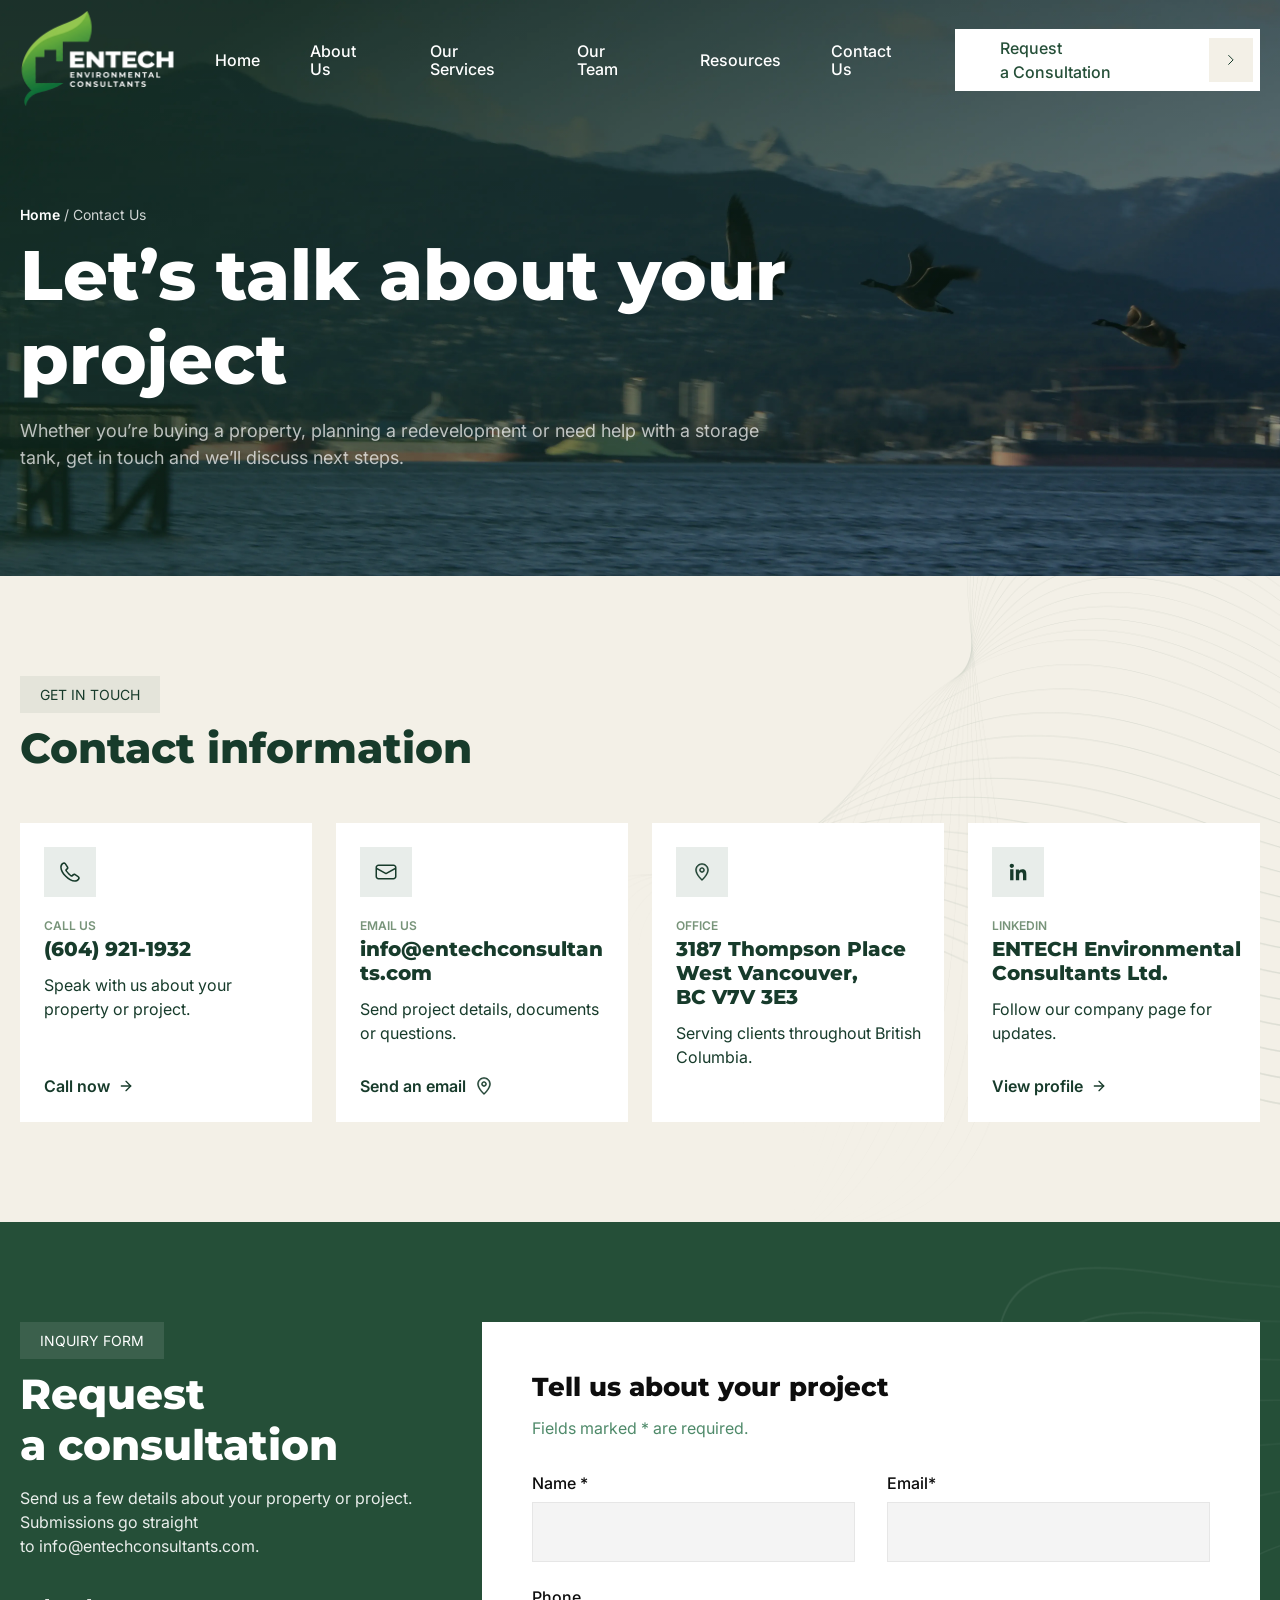
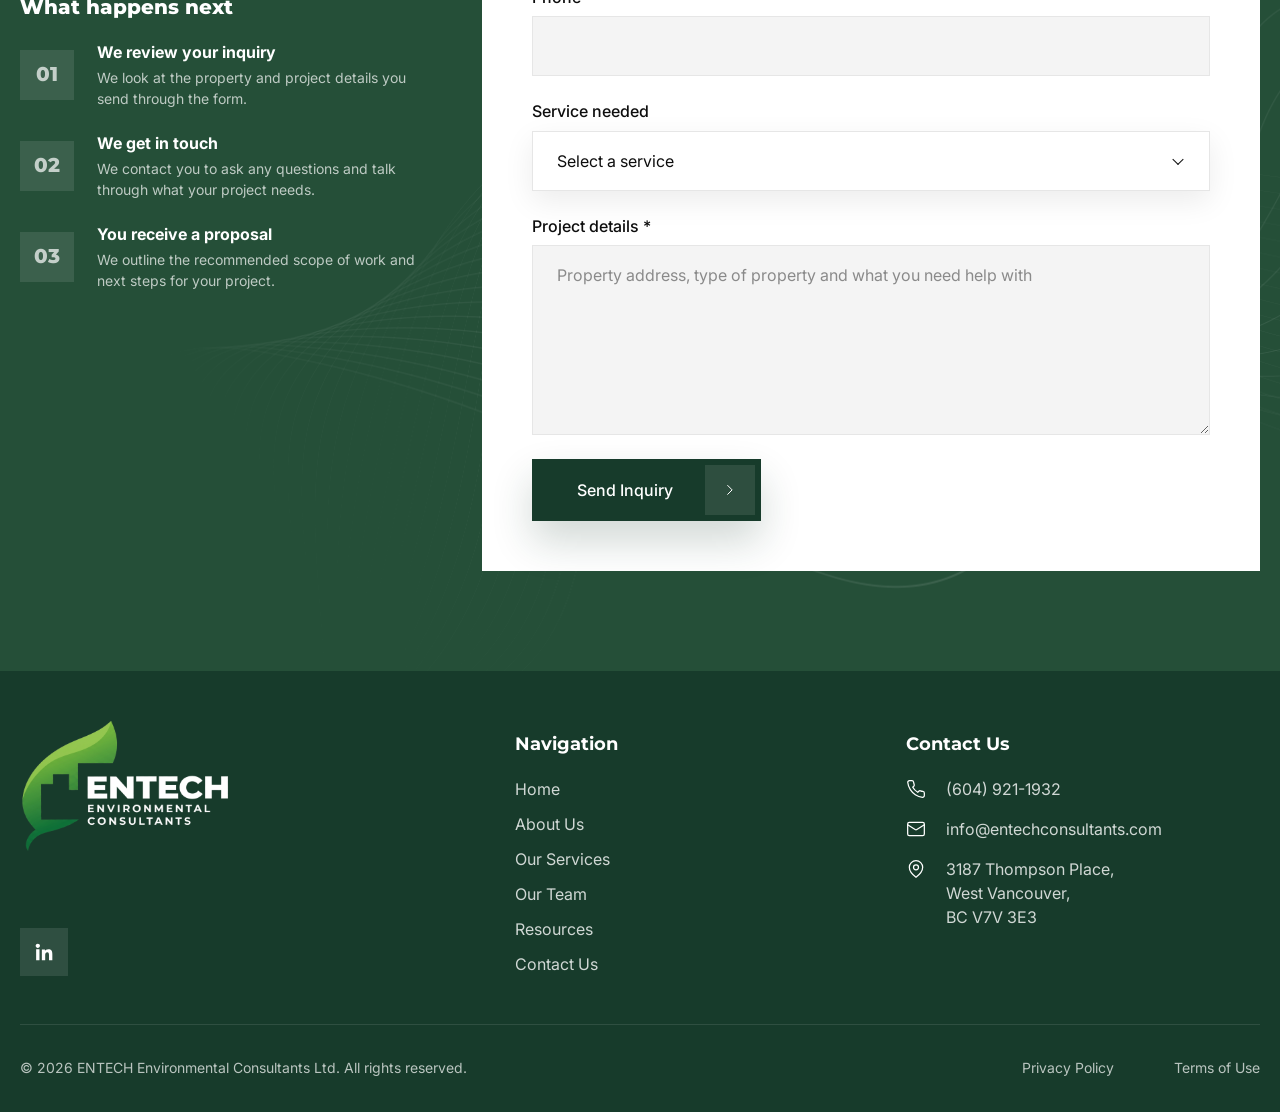
<file: contact.html>
<!doctype html><html lang="ru" class="page"><head><meta charset="UTF-8"><meta name="viewport" content="width=device-width,initial-scale=1"><link rel="shortcut icon" href="favicon.ico" type="image/x-icon"><meta http-equiv="X-UA-Compatible" content="ie=edge"><meta name="theme-color" content="#111111"><title>ENTech</title><link rel="preconnect" href="https://fonts.googleapis.com"><link rel="preconnect" href="https://fonts.gstatic.com" crossorigin><link href="https://fonts.googleapis.com/css2?family=Inter:ital,opsz,wght@0,14..32,100..900;1,14..32,100..900&family=Montserrat:ital,wght@0,100..900;1,100..900&display=swap" rel="stylesheet"><link rel="stylesheet" href="css/vendor.css"><link rel="stylesheet" href="css/main.css"><script defer="defer" src="js/main.js"></script></head><body class="page__body"><div class="site-container"><header class="header"><div class="container"><nav class="hero__wrapper"><a href="index.html"><img class="header__logo" src="img/svg/Logo.svg" alt="Logotype EnTech" width="155" height="95"></a><ul class="header__nav"><li class="header__nav-item"><a class="header__nav-link" href="index.html">Home</a></li><li class="header__nav-item"><a class="header__nav-link" href="about.html">About Us</a></li><li class="header__nav-item"><a class="header__nav-link" href="services.html">Our Services</a></li><li class="header__nav-item"><a class="header__nav-link" href="team.html">Our Team</a></li><li class="header__nav-item"><a class="header__nav-link" href="resources.html">Resources</a></li><li class="header__nav-item"><a class="header__nav-link" href="contact.html">Contact Us</a></li></ul><a class="btn--standard" href="contact.html"><span class="btn--text">Request a Consultation</span> <span class="btn--icon"><svg width="18" height="18" viewBox="0 0 18 18" fill="none" xmlns="http://www.w3.org/2000/svg"><path d="M6.66943 13.3389L11.1157 8.89263L6.66943 4.44631" stroke-linecap="round" stroke-linejoin="round" stroke="#173B2B"/></svg> </span></a><!-- mobile only (see js/components/mobile-menu.js) --> <button class="burger" type="button" aria-label="Open menu" aria-expanded="false" aria-controls="mobile-menu" data-burger><span class="burger__line"></span></button></nav></div></header><!-- Mobile menu: drops down from the top, mobile only --><div class="mobile-menu-overlay" data-menu-overlay></div><div class="mobile-menu" id="mobile-menu" data-menu aria-hidden="true"><div class="container"><div class="mobile-menu__top"><a href="index.html"><img class="mobile-menu__logo" src="img/svg/Logo.svg" alt="Logotype EnTech" width="100" height="62"> </a><button class="mobile-menu__close" type="button" aria-label="Close menu" data-menu-close></button></div><ul class="mobile-menu__nav"><li><a class="mobile-menu__link" href="index.html" data-menu-item>Home</a></li><li><a class="mobile-menu__link" href="about.html" data-menu-item>About Us</a></li><li><a class="mobile-menu__link" href="services.html" data-menu-item>Our Services</a></li><li><a class="mobile-menu__link" href="team.html" data-menu-item>Our Team</a></li><li><a class="mobile-menu__link" href="resources.html" data-menu-item>Resources</a></li><li><a class="mobile-menu__link" href="contact.html" data-menu-item>Contact Us</a></li></ul><a class="btn--standard mobile-menu__btn" href="contact.html" data-menu-item><span class="btn--text">Request a Consultation</span> <span class="btn--icon"><svg width="18" height="18" viewBox="0 0 18 18" fill="none" xmlns="http://www.w3.org/2000/svg"><path d="M6.66943 13.3389L11.1157 8.89263L6.66943 4.44631" stroke-linecap="round" stroke-linejoin="round" stroke="#173B2B"/></svg></span></a></div></div><main class="main"><section class="page-hero" style="background-image: url(&quot;img/contact-hero.webp&quot;)"><div class="container"><nav class="breadcrumbs" aria-label="Breadcrumbs"><a class="breadcrumbs__link" href="index.html">Home</a> <span class="breadcrumbs__sep">/</span> <span class="breadcrumbs__current" aria-current="page">Contact Us</span></nav><h1 class="page-hero__title page-hero__title--narrow">Let’s talk about your project</h1><p class="page-hero__text">Whether you’re buying a property, planning a redevelopment or need help with a storage tank, get in touch and we’ll discuss next steps.</p></div></section><section class="contact-info"><div class="container"><div class="section-head"><span class="section-badge">Get in Touch</span><h2 class="section-title">Contact information</h2></div><ul class="contact-info__grid"><li class="contact-card"><span class="contact-card__icon"><svg width="24" height="24" viewBox="0 0 24 24" fill="none" xmlns="http://www.w3.org/2000/svg"><path d="M16.7816 21.8288C18.5293 21.8288 19.6848 21.3566 20.709 20.2114C20.7896 20.1313 20.8599 20.0408 20.9405 19.9603C21.543 19.2874 21.8242 18.6244 21.8242 17.9918C21.8242 17.2684 21.4025 16.5956 20.5085 15.9724L17.5856 13.9436C16.6813 13.3208 15.6266 13.2506 14.7828 14.0841L14.0096 14.8577C13.7782 15.0887 13.5776 15.099 13.3466 14.958C12.8143 14.6164 11.7193 13.6624 10.9758 12.9193C10.1923 12.1457 9.42904 11.2821 9.03733 10.6491C8.89676 10.4177 8.9169 10.227 9.1479 9.99599L9.91119 9.22241C10.755 8.37899 10.6848 7.31399 10.062 6.42041L8.0229 3.49756C7.41004 2.60313 6.73719 2.19127 6.01376 2.18142C5.38119 2.17113 4.71819 2.46256 4.04533 3.06513C3.9549 3.1457 3.87433 3.21599 3.7839 3.28627C2.64904 4.31056 2.17676 5.46599 2.17676 7.20342C2.17676 10.0766 3.94461 13.572 7.18933 16.8163C10.4135 20.0408 13.9192 21.8288 16.7816 21.8288ZM16.7919 20.2817C14.2303 20.3318 10.9462 18.3634 8.34433 15.7718C5.72276 13.1601 3.66347 9.76499 3.71361 7.20384C3.73376 6.09856 4.11562 5.14456 4.90933 4.46142C4.96933 4.40142 5.02933 4.35084 5.09961 4.3007C5.39104 4.03927 5.72276 3.89913 6.0039 3.89913C6.30519 3.89913 6.56619 4.00927 6.75733 4.31056L8.70604 7.23342C8.9169 7.54499 8.93704 7.89684 8.62547 8.20799L7.74176 9.09213C7.03847 9.78513 7.0989 10.629 7.60119 11.3018C8.17333 12.0754 9.16804 13.2004 9.93133 13.9637C10.7049 14.7373 11.9199 15.822 12.6935 16.4044C13.3663 16.9067 14.2205 16.9573 14.9135 16.2638L15.7972 15.3801C16.1088 15.0686 16.4503 15.0887 16.7615 15.2897L19.6843 17.2384C19.986 17.439 20.1065 17.6901 20.1065 17.9918C20.1065 18.2833 19.9659 18.6047 19.695 18.9056C19.6478 18.9716 19.5975 19.0354 19.5442 19.0967C18.8512 19.8801 17.8968 20.2616 16.7919 20.2817Z" fill="#173B2B"/></svg> </span><span class="contact-card__label">Call us</span><p class="contact-card__value">(604) 921-1932</p><p class="contact-card__text">Speak with us about your property or project.</p><a class="contact-card__link" href="tel:+16049211932">Call now <svg width="16" height="16" viewBox="0 0 24 24" fill="none" stroke="currentColor" stroke-width="2" stroke-linecap="round" stroke-linejoin="round" aria-hidden="true"><path d="M5 12h14"/><path d="m12 5 7 7-7 7"/></svg></a></li><li class="contact-card"><span class="contact-card__icon"><svg width="24" height="24" viewBox="0 0 24 24" fill="none" xmlns="http://www.w3.org/2000/svg"><path d="M19.5 4.5H4.5C2.8455 4.5 1.5 5.8455 1.5 7.5V16.5C1.5 18.1545 2.8455 19.5 4.5 19.5H19.5C21.1545 19.5 22.5 18.1545 22.5 16.5V7.5C22.5 5.8455 21.1545 4.5 19.5 4.5ZM4.5 6H19.5C20.328 6 21 6.6735 21 7.5V7.8015L12 12.648L3 7.8015V7.5C3 6.6735 3.672 6 4.5 6ZM19.5 18H4.5C4.10218 18 3.72064 17.842 3.43934 17.5607C3.15804 17.2794 3 16.8978 3 16.5V9.5055L11.6445 14.16C11.7538 14.2188 11.8759 14.2496 12 14.2496C12.1241 14.2496 12.2462 14.2188 12.3555 14.16L21 9.5055V16.5C21 16.8978 20.842 17.2794 20.5607 17.5607C20.2794 17.842 19.8978 18 19.5 18Z" fill="#173B2B"/></svg> </span><span class="contact-card__label">Email us</span><p class="contact-card__value">info@entechconsultants.com</p><p class="contact-card__text">Send project details, documents or questions.</p><a class="contact-card__link" href="mailto:info@entechconsultants.com">Send an email <svg width="20" height="20" viewBox="0 0 20 20" fill="none" xmlns="http://www.w3.org/2000/svg"><path d="M15.5 8C15.5 4.976 13.024 2.5 10 2.5C6.976 2.5 4.5 4.976 4.5 8C4.5 9.02 4.842 10.13 5.387 11.241C5.929 12.349 6.658 13.429 7.396 14.381C8.19933 15.412 9.06919 16.3894 10 17.307C10.152 17.157 10.35 16.962 10.577 16.725C11.2925 15.9798 11.9691 15.198 12.604 14.383C13.342 13.43 14.071 12.35 14.614 11.243C15.158 10.13 15.5 9.021 15.5 8.001M16.5 8.001C16.5 9.231 16.092 10.497 15.512 11.681C14.93 12.871 14.158 14.009 13.395 14.994C12.4806 16.1668 11.4831 17.2724 10.41 18.302L10.357 18.352L10.344 18.364L10.339 18.369C10.2589 18.4426 10.157 18.4881 10.0487 18.4986C9.94044 18.5091 9.83171 18.4839 9.739 18.427L9.662 18.369L9.656 18.364L9.643 18.352L9.59 18.302L9.394 18.114C8.39477 17.138 7.46265 16.0957 6.604 14.994C5.842 14.009 5.071 12.87 4.488 11.682C3.908 10.496 3.5 9.23 3.5 8C3.5 4.424 6.424 1.5 10 1.5C13.576 1.5 16.5 4.424 16.5 8" fill="#173B2B"/><path d="M15.5 8C15.5 4.976 13.024 2.5 10 2.5C6.976 2.5 4.5 4.976 4.5 8C4.5 9.02 4.842 10.13 5.387 11.241C5.929 12.349 6.658 13.429 7.396 14.381C8.19933 15.412 9.06919 16.3894 10 17.307C10.152 17.157 10.35 16.962 10.577 16.725C11.2925 15.9798 11.9691 15.198 12.604 14.383C13.342 13.43 14.071 12.35 14.614 11.243C15.158 10.13 15.5 9.021 15.5 8.001M16.5 8.001C16.5 9.231 16.092 10.497 15.512 11.681C14.93 12.871 14.158 14.009 13.395 14.994C12.4806 16.1668 11.4831 17.2724 10.41 18.302L10.357 18.352L10.344 18.364L10.339 18.369C10.2589 18.4426 10.157 18.4881 10.0487 18.4986C9.94044 18.509 9.83171 18.4839 9.739 18.427L9.662 18.369L9.656 18.364L9.643 18.352L9.59 18.302L9.394 18.114C8.39477 17.138 7.46265 16.0957 6.604 14.994C5.842 14.009 5.071 12.87 4.488 11.682C3.908 10.496 3.5 9.23 3.5 8C3.5 4.424 6.424 1.5 10 1.5C13.576 1.5 16.5 4.424 16.5 8" stroke-width="0.5" stroke="#173B2B"/><path d="M11.5005 8.00004C11.5057 7.79987 11.4708 7.60067 11.3978 7.4142C11.3249 7.22773 11.2153 7.05775 11.0756 6.9143C10.9359 6.77084 10.7689 6.65681 10.5844 6.57893C10.3999 6.50104 10.2017 6.46089 10.0015 6.46082C9.80124 6.46075 9.60301 6.50078 9.41848 6.57854C9.23396 6.6563 9.06687 6.77022 8.92707 6.91358C8.78726 7.05694 8.67758 7.22684 8.60449 7.41327C8.53139 7.59969 8.49636 7.79887 8.50147 7.99904C8.51143 8.39003 8.67372 8.76167 8.95374 9.03473C9.23376 9.3078 9.60936 9.46069 10.0005 9.46082C10.3916 9.46095 10.7673 9.30831 11.0475 9.03543C11.3277 8.76255 11.4902 8.39103 11.5005 8.00004ZM12.5005 8.00004C12.5072 8.33249 12.4475 8.66293 12.3249 8.97203C12.2024 9.28113 12.0194 9.56267 11.7867 9.80018C11.554 10.0377 11.2762 10.2264 10.9697 10.3552C10.6631 10.4841 10.334 10.5505 10.0015 10.5505C9.66896 10.5506 9.33978 10.4843 9.03319 10.3556C8.72661 10.2269 8.44878 10.0383 8.21597 9.8009C7.98317 9.56348 7.80006 9.28201 7.67737 8.97296C7.55469 8.66391 7.49488 8.33349 7.50147 8.00104C7.51442 7.34679 7.78339 6.72369 8.25062 6.26553C8.71785 5.80737 9.34609 5.55067 10.0005 5.55054C10.6549 5.55041 11.2832 5.80686 11.7506 6.26483C12.218 6.72281 12.4872 7.34579 12.5005 8.00004Z" fill="#173B2B" stroke-width="0.5" stroke="#173B2B"/></svg></a></li><li class="contact-card"><span class="contact-card__icon"><svg width="20" height="20" viewBox="0 0 20 20" fill="none" xmlns="http://www.w3.org/2000/svg"><path d="M15.5 8C15.5 4.976 13.024 2.5 10 2.5C6.976 2.5 4.5 4.976 4.5 8C4.5 9.02 4.842 10.13 5.387 11.241C5.929 12.349 6.658 13.429 7.396 14.381C8.19933 15.412 9.06919 16.3894 10 17.307C10.152 17.157 10.35 16.962 10.577 16.725C11.2925 15.9798 11.9691 15.198 12.604 14.383C13.342 13.43 14.071 12.35 14.614 11.243C15.158 10.13 15.5 9.021 15.5 8.001M16.5 8.001C16.5 9.231 16.092 10.497 15.512 11.681C14.93 12.871 14.158 14.009 13.395 14.994C12.4806 16.1668 11.4831 17.2724 10.41 18.302L10.357 18.352L10.344 18.364L10.339 18.369C10.2589 18.4426 10.157 18.4881 10.0487 18.4986C9.94044 18.5091 9.83171 18.4839 9.739 18.427L9.662 18.369L9.656 18.364L9.643 18.352L9.59 18.302L9.394 18.114C8.39477 17.138 7.46265 16.0957 6.604 14.994C5.842 14.009 5.071 12.87 4.488 11.682C3.908 10.496 3.5 9.23 3.5 8C3.5 4.424 6.424 1.5 10 1.5C13.576 1.5 16.5 4.424 16.5 8" fill="#173B2B"/><path d="M15.5 8C15.5 4.976 13.024 2.5 10 2.5C6.976 2.5 4.5 4.976 4.5 8C4.5 9.02 4.842 10.13 5.387 11.241C5.929 12.349 6.658 13.429 7.396 14.381C8.19933 15.412 9.06919 16.3894 10 17.307C10.152 17.157 10.35 16.962 10.577 16.725C11.2925 15.9798 11.9691 15.198 12.604 14.383C13.342 13.43 14.071 12.35 14.614 11.243C15.158 10.13 15.5 9.021 15.5 8.001M16.5 8.001C16.5 9.231 16.092 10.497 15.512 11.681C14.93 12.871 14.158 14.009 13.395 14.994C12.4806 16.1668 11.4831 17.2724 10.41 18.302L10.357 18.352L10.344 18.364L10.339 18.369C10.2589 18.4426 10.157 18.4881 10.0487 18.4986C9.94044 18.509 9.83171 18.4839 9.739 18.427L9.662 18.369L9.656 18.364L9.643 18.352L9.59 18.302L9.394 18.114C8.39477 17.138 7.46265 16.0957 6.604 14.994C5.842 14.009 5.071 12.87 4.488 11.682C3.908 10.496 3.5 9.23 3.5 8C3.5 4.424 6.424 1.5 10 1.5C13.576 1.5 16.5 4.424 16.5 8" stroke-width="0.5" stroke="#173B2B"/><path d="M11.5005 8.00004C11.5057 7.79987 11.4708 7.60067 11.3978 7.4142C11.3249 7.22773 11.2153 7.05775 11.0756 6.9143C10.9359 6.77084 10.7689 6.65681 10.5844 6.57893C10.3999 6.50104 10.2017 6.46089 10.0015 6.46082C9.80124 6.46075 9.60301 6.50078 9.41848 6.57854C9.23396 6.6563 9.06687 6.77022 8.92707 6.91358C8.78726 7.05694 8.67758 7.22684 8.60449 7.41327C8.53139 7.59969 8.49636 7.79887 8.50147 7.99904C8.51143 8.39003 8.67372 8.76167 8.95374 9.03473C9.23376 9.3078 9.60936 9.46069 10.0005 9.46082C10.3916 9.46095 10.7673 9.30831 11.0475 9.03543C11.3277 8.76255 11.4902 8.39103 11.5005 8.00004ZM12.5005 8.00004C12.5072 8.33249 12.4475 8.66293 12.3249 8.97203C12.2024 9.28113 12.0194 9.56267 11.7867 9.80018C11.554 10.0377 11.2762 10.2264 10.9697 10.3552C10.6631 10.4841 10.334 10.5505 10.0015 10.5505C9.66896 10.5506 9.33978 10.4843 9.03319 10.3556C8.72661 10.2269 8.44878 10.0383 8.21597 9.8009C7.98317 9.56348 7.80006 9.28201 7.67737 8.97296C7.55469 8.66391 7.49488 8.33349 7.50147 8.00104C7.51442 7.34679 7.78339 6.72369 8.25062 6.26553C8.71785 5.80737 9.34609 5.55067 10.0005 5.55054C10.6549 5.55041 11.2832 5.80686 11.7506 6.26483C12.218 6.72281 12.4872 7.34579 12.5005 8.00004Z" fill="#173B2B" stroke-width="0.5" stroke="#173B2B"/></svg> </span><span class="contact-card__label">Office</span><p class="contact-card__value">3187 Thompson Place<br>West Vancouver, BC V7V 3E3</p><p class="contact-card__text">Serving clients throughout British Columbia.</p></li><li class="contact-card"><span class="contact-card__icon"><svg width="20" height="20" viewBox="0 0 20 20" fill="none" xmlns="http://www.w3.org/2000/svg"><path d="M7.85782 7.47413H10.9528V9.01579C11.3987 8.12913 12.542 7.33246 14.2595 7.33246C17.552 7.33246 18.3337 9.09746 18.3337 12.3358V18.3333H15.0003V13.0733C15.0003 11.2291 14.5545 10.1891 13.4195 10.1891C11.8453 10.1891 11.1912 11.31 11.1912 13.0725V18.3333H7.85782V7.47413ZM2.14199 18.1916H5.47533V7.33246H2.14199V18.1916ZM5.95283 3.79163C5.95295 4.07102 5.89754 4.34766 5.78981 4.60545C5.68209 4.86324 5.5242 5.09705 5.32532 5.29329C5.12586 5.49172 4.88925 5.64891 4.62901 5.75586C4.36877 5.86282 4.09001 5.91744 3.80866 5.91663C3.24166 5.91535 2.69775 5.69186 2.29366 5.29413C2.09558 5.09716 1.93827 4.86308 1.83074 4.60527C1.72321 4.34745 1.66757 4.07097 1.66699 3.79163C1.66699 3.22746 1.89199 2.68746 2.29449 2.28913C2.69758 1.88986 3.24214 1.66611 3.80949 1.66663C4.37783 1.66663 4.92282 1.89079 5.32532 2.28913C5.72782 2.68746 5.95283 3.22746 5.95283 3.79163Z" fill-rule="evenodd" clip-rule="evenodd" fill="#173B2B"/></svg> </span><span class="contact-card__label">LinkedIn</span><p class="contact-card__value">ENTECH Environmental Consultants Ltd.</p><p class="contact-card__text">Follow our company page for updates.</p><a class="contact-card__link" href="#" target="_blank" rel="noopener">View profile <svg width="16" height="16" viewBox="0 0 24 24" fill="none" stroke="currentColor" stroke-width="2" stroke-linecap="round" stroke-linejoin="round" aria-hidden="true"><path d="M5 12h14"/><path d="m12 5 7 7-7 7"/></svg></a></li></ul></div></section><section class="cta" id="inquiry"><div class="container cta__inner"><div class="cta__info"><span class="section-badge section-badge--light">Inquiry Form</span><h2 class="section-title section-title--light">Request a consultation</h2><p class="section-text section-text--light cta__text">Send us a few details about your property or project. Submissions go straight to info@entechconsultants.com.</p><h3 class="steps__title">What happens next</h3><ol class="steps"><li class="steps__item"><span class="steps__num">01</span><div><p class="steps__name">We review your inquiry</p><p class="steps__text">We look at the property and project details you send through the form.</p></div></li><li class="steps__item"><span class="steps__num">02</span><div><p class="steps__name">We get in touch</p><p class="steps__text">We contact you to ask any questions and talk through what your project needs.</p></div></li><li class="steps__item"><span class="steps__num">03</span><div><p class="steps__name">You receive a proposal</p><p class="steps__text">We outline the recommended scope of work and next steps for your project.</p></div></li></ol></div><form class="form cta__form" action="#" method="post"><h3 class="form__title">Tell us about your project</h3><p class="form__note">Fields marked * are required.</p><div class="form__grid"><label class="form__field"><span class="form__label">Name *</span> <input class="form__input" type="text" name="name" autocomplete="name" required></label> <label class="form__field"><span class="form__label">Email*</span> <input class="form__input" type="email" name="email" autocomplete="email" required></label> <label class="form__field form__field--full"><span class="form__label">Phone</span> <input class="form__input" type="tel" name="phone" autocomplete="tel"></label> <label class="form__field form__field--full"><span class="form__label">Service needed</span> <span class="form__select"><select class="form__input" name="service"><option value="" selected="selected" disabled="disabled">Select a service</option><option>Environmental Site Assessments &amp; Remediation</option><option>Environmental Permitting &amp; Regulatory Compliance</option><option>Environmental Impact Assessments &amp; Ecological Studies</option><option>Aquaculture &amp; Fisheries Consulting</option><option>Forestry &amp; Natural Resource Management</option><option>Mining &amp; Industrial Environmental Consulting</option><option>Other</option></select></span></label> <label class="form__field form__field--full"><span class="form__label">Project details *</span> <textarea class="form__input form__textarea" name="details" placeholder="Property address, type of property and what you need help with" required></textarea></label></div><button class="btn-reset btn--dark btn--shadow form__submit" type="submit"><span class="btn--text">Send Inquiry</span> <span class="btn--icon"><svg width="18" height="18" viewBox="0 0 18 18" fill="none" xmlns="http://www.w3.org/2000/svg"><path d="M6.66943 13.3389L11.1157 8.89263L6.66943 4.44631" stroke-linecap="round" stroke-linejoin="round" stroke="white"/></svg></span></button></form></div></section></main><footer class="footer"><div class="container"><div class="footer__top"><div class="footer__brand"><a href="index.html"><img class="footer__logo" src="img/svg/Logo.svg" alt="Logotype EnTech" width="210" height="130"> </a><a class="footer__social" href="#" target="_blank" rel="noopener" aria-label="ENTECH on LinkedIn"><svg width="20" height="20" viewBox="0 0 20 20" fill="none" xmlns="http://www.w3.org/2000/svg"><path d="M7.85782 7.474H10.9528V9.01567C11.3987 8.129 12.542 7.33234 14.2595 7.33234C17.552 7.33234 18.3337 9.09734 18.3337 12.3357V18.3332H15.0003V13.0732C15.0003 11.229 14.5545 10.189 13.4195 10.189C11.8453 10.189 11.1912 11.3098 11.1912 13.0723V18.3332H7.85782V7.474ZM2.14199 18.1915H5.47533V7.33234H2.14199V18.1915ZM5.95283 3.7915C5.95295 4.0709 5.89754 4.34753 5.78981 4.60533C5.68209 4.86312 5.5242 5.09693 5.32532 5.29317C5.12586 5.4916 4.88925 5.64878 4.62901 5.75574C4.36877 5.86269 4.09001 5.91732 3.80866 5.9165C3.24166 5.91523 2.69775 5.69174 2.29366 5.294C2.09558 5.09704 1.93827 4.86296 1.83074 4.60514C1.72321 4.34733 1.66757 4.07084 1.66699 3.7915C1.66699 3.22734 1.89199 2.68734 2.29449 2.289C2.69758 1.88974 3.24214 1.66598 3.80949 1.6665C4.37783 1.6665 4.92282 1.89067 5.32532 2.289C5.72782 2.68734 5.95283 3.22734 5.95283 3.7915Z" fill-rule="evenodd" clip-rule="evenodd" fill="white"/></svg></a></div><nav class="footer__col"><h3 class="footer__title">Navigation</h3><ul class="footer__list"><li><a class="footer__link" href="index.html">Home</a></li><li><a class="footer__link" href="about.html">About Us</a></li><li><a class="footer__link" href="services.html">Our Services</a></li><li><a class="footer__link" href="team.html">Our Team</a></li><li><a class="footer__link" href="resources.html">Resources</a></li><li><a class="footer__link" href="contact.html">Contact Us</a></li></ul></nav><div class="footer__col"><h3 class="footer__title">Contact Us</h3><ul class="footer__list footer__list--contacts"><li class="footer__contact"><svg width="20" height="20" viewBox="0 0 24 24" fill="none" stroke="currentColor" stroke-width="1.5" stroke-linecap="round" stroke-linejoin="round" aria-hidden="true"><path d="M22 16.92v3a2 2 0 0 1-2.18 2 19.79 19.79 0 0 1-8.63-3.07 19.5 19.5 0 0 1-6-6 19.79 19.79 0 0 1-3.07-8.67A2 2 0 0 1 4.11 2h3a2 2 0 0 1 2 1.72 12.84 12.84 0 0 0 .7 2.81 2 2 0 0 1-.45 2.11L8.09 9.91a16 16 0 0 0 6 6l1.27-1.27a2 2 0 0 1 2.11-.45 12.84 12.84 0 0 0 2.81.7A2 2 0 0 1 22 16.92z"/></svg> <a class="footer__link" href="tel:+16049211932">(604) 921-1932</a></li><li class="footer__contact"><svg width="20" height="20" viewBox="0 0 24 24" fill="none" stroke="currentColor" stroke-width="1.5" stroke-linecap="round" stroke-linejoin="round" aria-hidden="true"><rect x="2" y="4" width="20" height="16" rx="2"/><path d="m22 7-8.97 5.7a1.94 1.94 0 0 1-2.06 0L2 7"/></svg> <a class="footer__link" href="mailto:info@entechconsultants.com">info@entechconsultants.com</a></li><li class="footer__contact"><svg width="20" height="20" viewBox="0 0 24 24" fill="none" stroke="currentColor" stroke-width="1.5" stroke-linecap="round" stroke-linejoin="round" aria-hidden="true"><path d="M20 10c0 6-8 12-8 12s-8-6-8-12a8 8 0 0 1 16 0Z"/><circle cx="12" cy="10" r="3"/></svg><address class="footer__link">3187 Thompson Place,<br>West Vancouver,<br>BC V7V 3E3</address></li></ul></div></div><div class="footer__bottom"><p class="footer__copy">© 2026 ENTECH Environmental Consultants Ltd. All rights reserved.</p><div class="footer__legal"><a class="footer__copy footer__legal-link" href="#">Privacy Policy</a> <a class="footer__copy footer__legal-link" href="#">Terms of Use</a></div></div></div></footer></div></body></html>
</file>
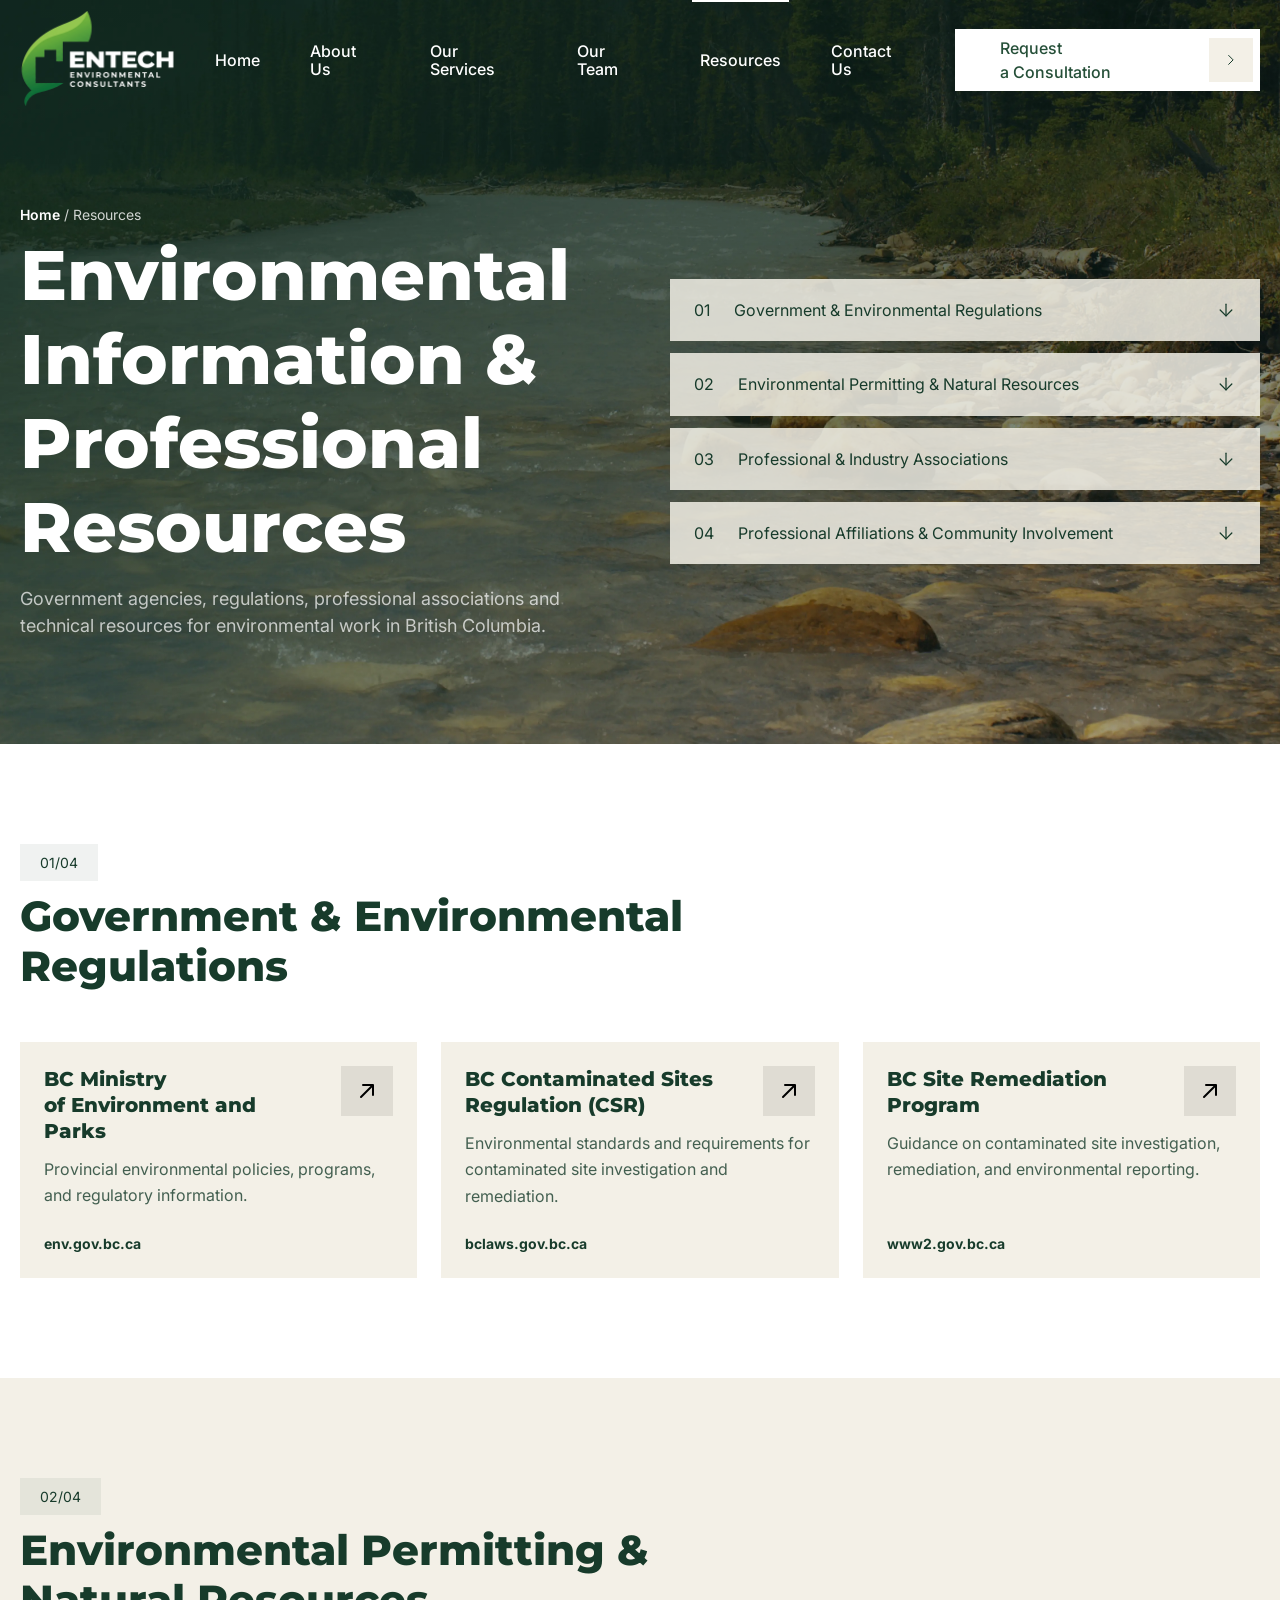
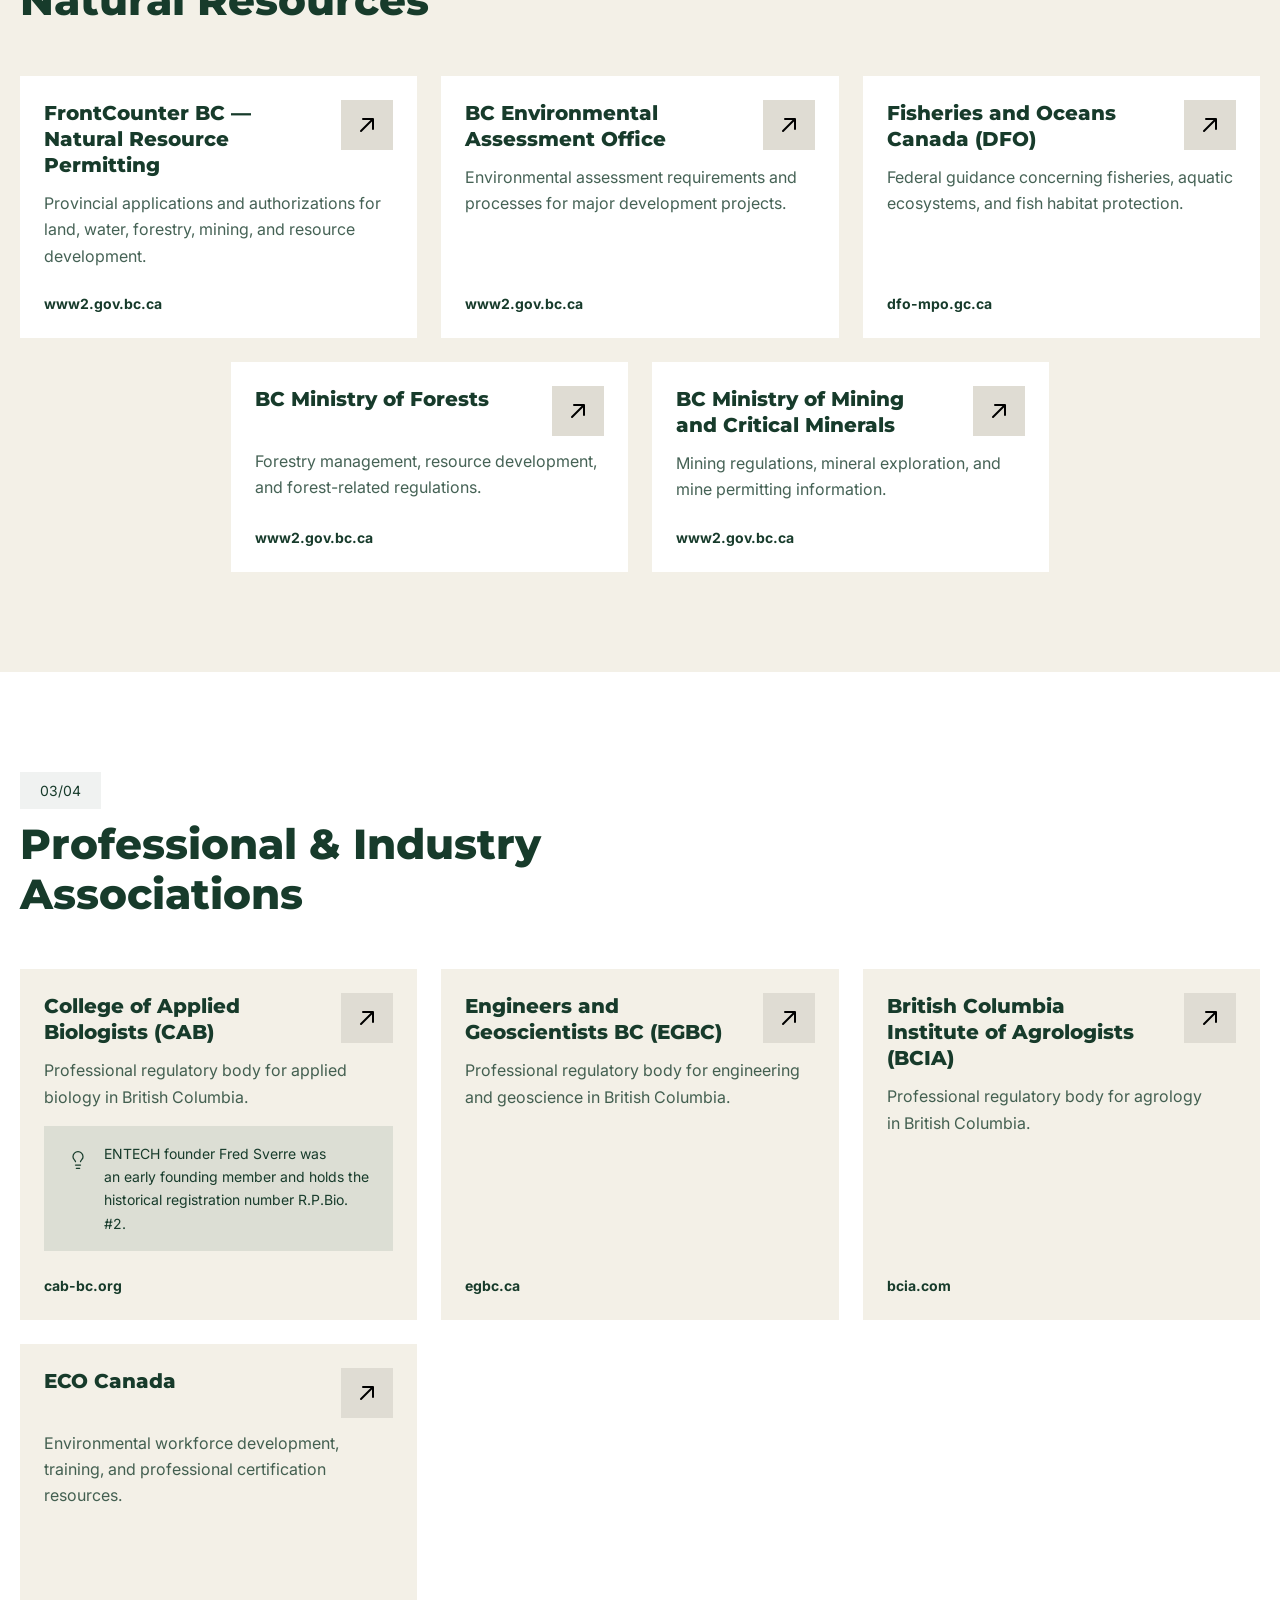
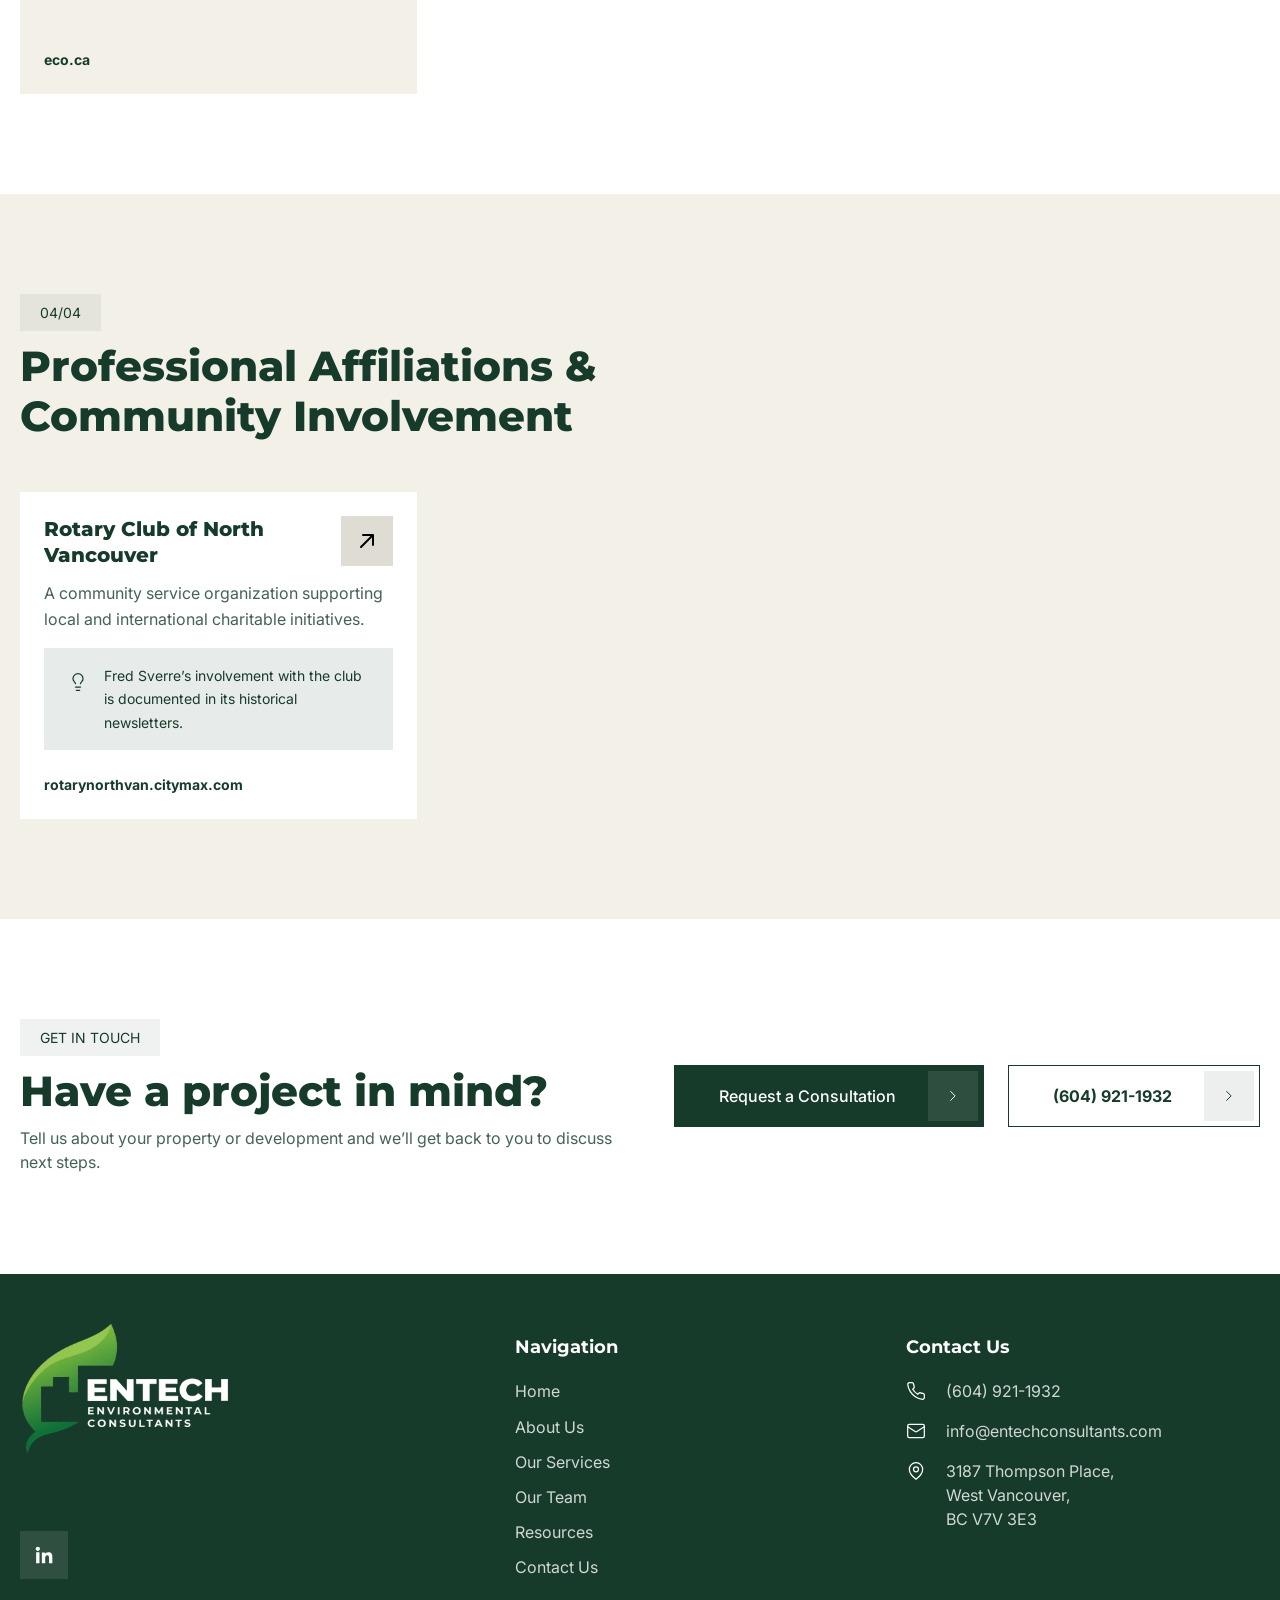
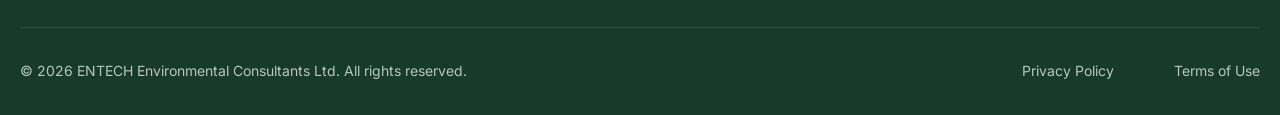
<file: resources.html>
<!doctype html><html lang="ru" class="page"><head><meta charset="UTF-8"><meta name="viewport" content="width=device-width,initial-scale=1"><link rel="shortcut icon" href="favicon.ico" type="image/x-icon"><meta http-equiv="X-UA-Compatible" content="ie=edge"><meta name="theme-color" content="#111111"><title>ENTech</title><link rel="preconnect" href="https://fonts.googleapis.com"><link rel="preconnect" href="https://fonts.gstatic.com" crossorigin><link href="https://fonts.googleapis.com/css2?family=Inter:ital,opsz,wght@0,14..32,100..900;1,14..32,100..900&family=Montserrat:ital,wght@0,100..900;1,100..900&display=swap" rel="stylesheet"><link rel="stylesheet" href="css/vendor.css"><link rel="stylesheet" href="css/main.css"><script defer="defer" src="js/main.js"></script></head><body class="page__body"><div class="site-container"><header class="header"><div class="container"><nav class="hero__wrapper"><a href="index.html"><img class="header__logo" src="img/svg/Logo.svg" alt="Logotype EnTech" width="155" height="95"></a><ul class="header__nav"><li class="header__nav-item"><a class="header__nav-link" href="index.html">Home</a></li><li class="header__nav-item"><a class="header__nav-link" href="about.html">About Us</a></li><li class="header__nav-item"><a class="header__nav-link" href="services.html">Our Services</a></li><li class="header__nav-item"><a class="header__nav-link" href="team.html">Our Team</a></li><li class="header__nav-item"><a class="header__nav-link" href="resources.html">Resources</a></li><li class="header__nav-item"><a class="header__nav-link" href="contact.html">Contact Us</a></li></ul><a class="btn--standard" href="contact.html"><span class="btn--text">Request a Consultation</span> <span class="btn--icon"><svg width="18" height="18" viewBox="0 0 18 18" fill="none" xmlns="http://www.w3.org/2000/svg"><path d="M6.66943 13.3389L11.1157 8.89263L6.66943 4.44631" stroke-linecap="round" stroke-linejoin="round" stroke="#173B2B"/></svg> </span></a><!-- mobile only (see js/components/mobile-menu.js) --> <button class="burger" type="button" aria-label="Open menu" aria-expanded="false" aria-controls="mobile-menu" data-burger><span class="burger__line"></span></button></nav></div></header><!-- Mobile menu: drops down from the top, mobile only --><div class="mobile-menu-overlay" data-menu-overlay></div><div class="mobile-menu" id="mobile-menu" data-menu aria-hidden="true"><div class="container"><div class="mobile-menu__top"><a href="index.html"><img class="mobile-menu__logo" src="img/svg/Logo.svg" alt="Logotype EnTech" width="100" height="62"> </a><button class="mobile-menu__close" type="button" aria-label="Close menu" data-menu-close></button></div><ul class="mobile-menu__nav"><li><a class="mobile-menu__link" href="index.html" data-menu-item>Home</a></li><li><a class="mobile-menu__link" href="about.html" data-menu-item>About Us</a></li><li><a class="mobile-menu__link" href="services.html" data-menu-item>Our Services</a></li><li><a class="mobile-menu__link" href="team.html" data-menu-item>Our Team</a></li><li><a class="mobile-menu__link" href="resources.html" data-menu-item>Resources</a></li><li><a class="mobile-menu__link" href="contact.html" data-menu-item>Contact Us</a></li></ul><a class="btn--standard mobile-menu__btn" href="contact.html" data-menu-item><span class="btn--text">Request a Consultation</span> <span class="btn--icon"><svg width="18" height="18" viewBox="0 0 18 18" fill="none" xmlns="http://www.w3.org/2000/svg"><path d="M6.66943 13.3389L11.1157 8.89263L6.66943 4.44631" stroke-linecap="round" stroke-linejoin="round" stroke="#173B2B"/></svg></span></a></div></div><main class="main"><section class="page-hero page-hero--split" style="background-image: url(&quot;img/resources-hero.webp&quot;)"><div class="container page-hero__inner"><div class="page-hero__content"><nav class="breadcrumbs" aria-label="Breadcrumbs"><a class="breadcrumbs__link" href="index.html">Home</a> <span class="breadcrumbs__sep">/</span> <span class="breadcrumbs__current" aria-current="page">Resources</span></nav><h1 class="page-hero__title">Environmental Information &amp; Professional Resources</h1><p class="page-hero__text">Government agencies, regulations, professional associations and technical resources for environmental work in British Columbia.</p></div><ul class="services-nav"><li><a class="services-nav__link" href="#regulations"><span class="services-nav__num">01</span> <span class="services-nav__text">Government &amp; Environmental Regulations</span> <svg width="20" height="20" viewBox="0 0 24 24" fill="none" stroke="currentColor" stroke-width="1.5" stroke-linecap="round" stroke-linejoin="round" aria-hidden="true"><path d="M12 5v14"/><path d="m19 12-7 7-7-7"/></svg></a></li><li><a class="services-nav__link" href="#permitting"><span class="services-nav__num">02</span> <span class="services-nav__text">Environmental Permitting &amp; Natural Resources</span> <svg width="20" height="20" viewBox="0 0 24 24" fill="none" stroke="currentColor" stroke-width="1.5" stroke-linecap="round" stroke-linejoin="round" aria-hidden="true"><path d="M12 5v14"/><path d="m19 12-7 7-7-7"/></svg></a></li><li><a class="services-nav__link" href="#associations"><span class="services-nav__num">03</span> <span class="services-nav__text">Professional &amp; Industry Associations</span> <svg width="20" height="20" viewBox="0 0 24 24" fill="none" stroke="currentColor" stroke-width="1.5" stroke-linecap="round" stroke-linejoin="round" aria-hidden="true"><path d="M12 5v14"/><path d="m19 12-7 7-7-7"/></svg></a></li><li><a class="services-nav__link" href="#affiliations"><span class="services-nav__num">04</span> <span class="services-nav__text">Professional Affiliations &amp; Community Involvement</span> <svg width="20" height="20" viewBox="0 0 24 24" fill="none" stroke="currentColor" stroke-width="1.5" stroke-linecap="round" stroke-linejoin="round" aria-hidden="true"><path d="M12 5v14"/><path d="m19 12-7 7-7-7"/></svg></a></li></ul></div></section><section class="resources-section" id="regulations"><div class="container"><div class="section-head"><span class="section-badge">01/04</span><h2 class="section-title">Government &amp; Environmental<br>Regulations</h2></div><ul class="resources-grid"><li><a class="resource-card" href="https://www2.gov.bc.ca/gov/content/environment" target="_blank" rel="noopener"><span class="resource-card__head"><span class="resource-card__title">BC Ministry of Environment and Parks</span> <span class="resource-card__icon"><svg width="24" height="24" viewBox="0 0 24 24" fill="none" xmlns="http://www.w3.org/2000/svg"><path d="M18 6L6 18M18 16V6H8" stroke-width="2" stroke-linecap="round" stroke-linejoin="round" stroke="black"/></svg> </span></span><span class="resource-card__text">Provincial environmental policies, programs, and regulatory information.</span> <span class="resource-card__url">env.gov.bc.ca</span></a></li><li><a class="resource-card" href="https://www.bclaws.gov.bc.ca/civix/document/id/complete/statreg/375_96" target="_blank" rel="noopener"><span class="resource-card__head"><span class="resource-card__title">BC Contaminated Sites Regulation (CSR)</span> <span class="resource-card__icon"><svg width="24" height="24" viewBox="0 0 24 24" fill="none" xmlns="http://www.w3.org/2000/svg"><path d="M18 6L6 18M18 16V6H8" stroke-width="2" stroke-linecap="round" stroke-linejoin="round" stroke="black"/></svg> </span></span><span class="resource-card__text">Environmental standards and requirements for contaminated site investigation and remediation.</span> <span class="resource-card__url">bclaws.gov.bc.ca</span></a></li><li><a class="resource-card" href="https://www2.gov.bc.ca/gov/content/environment/air-land-water/site-remediation" target="_blank" rel="noopener"><span class="resource-card__head"><span class="resource-card__title">BC Site Remediation Program</span> <span class="resource-card__icon"><svg width="24" height="24" viewBox="0 0 24 24" fill="none" xmlns="http://www.w3.org/2000/svg"><path d="M18 6L6 18M18 16V6H8" stroke-width="2" stroke-linecap="round" stroke-linejoin="round" stroke="black"/></svg> </span></span><span class="resource-card__text">Guidance on contaminated site investigation, remediation, and environmental reporting.</span> <span class="resource-card__url">www2.gov.bc.ca</span></a></li></ul></div></section><section class="resources-section resources-section--alt" id="permitting"><div class="container"><div class="section-head"><span class="section-badge">02/04</span><h2 class="section-title">Environmental Permitting &amp;<br>Natural Resources</h2></div><ul class="resources-grid resources-grid--center"><li><a class="resource-card" href="https://www2.gov.bc.ca/gov/content/industry/natural-resource-use/frontcounterbc" target="_blank" rel="noopener"><span class="resource-card__head"><span class="resource-card__title">FrontCounter BC — Natural Resource Permitting</span> <span class="resource-card__icon"><svg width="24" height="24" viewBox="0 0 24 24" fill="none" xmlns="http://www.w3.org/2000/svg"><path d="M18 6L6 18M18 16V6H8" stroke-width="2" stroke-linecap="round" stroke-linejoin="round" stroke="black"/></svg></span></span><span class="resource-card__text">Provincial applications and authorizations for land, water, forestry, mining, and resource development.</span> <span class="resource-card__url">www2.gov.bc.ca</span></a></li><li><a class="resource-card" href="https://www2.gov.bc.ca/gov/content/environment/natural-resource-stewardship/environmental-assessments" target="_blank" rel="noopener"><span class="resource-card__head"><span class="resource-card__title">BC Environmental Assessment Office</span> <span class="resource-card__icon"><svg width="24" height="24" viewBox="0 0 24 24" fill="none" xmlns="http://www.w3.org/2000/svg"><path d="M18 6L6 18M18 16V6H8" stroke-width="2" stroke-linecap="round" stroke-linejoin="round" stroke="black"/></svg></span></span><span class="resource-card__text">Environmental assessment requirements and processes for major development projects.</span> <span class="resource-card__url">www2.gov.bc.ca</span></a></li><li><a class="resource-card" href="https://www.dfo-mpo.gc.ca" target="_blank" rel="noopener"><span class="resource-card__head"><span class="resource-card__title">Fisheries and Oceans Canada (DFO)</span> <span class="resource-card__icon"><svg width="24" height="24" viewBox="0 0 24 24" fill="none" xmlns="http://www.w3.org/2000/svg"><path d="M18 6L6 18M18 16V6H8" stroke-width="2" stroke-linecap="round" stroke-linejoin="round" stroke="black"/></svg></span></span><span class="resource-card__text">Federal guidance concerning fisheries, aquatic ecosystems, and fish habitat protection.</span> <span class="resource-card__url">dfo-mpo.gc.ca</span></a></li><li><a class="resource-card" href="https://www2.gov.bc.ca/gov/content/industry/forestry" target="_blank" rel="noopener"><span class="resource-card__head"><span class="resource-card__title">BC Ministry of Forests</span> <span class="resource-card__icon"><svg width="24" height="24" viewBox="0 0 24 24" fill="none" xmlns="http://www.w3.org/2000/svg"><path d="M18 6L6 18M18 16V6H8" stroke-width="2" stroke-linecap="round" stroke-linejoin="round" stroke="black"/></svg></span></span><span class="resource-card__text">Forestry management, resource development, and forest-related regulations.</span> <span class="resource-card__url">www2.gov.bc.ca</span></a></li><li><a class="resource-card" href="https://www2.gov.bc.ca/gov/content/industry/mineral-exploration-mining" target="_blank" rel="noopener"><span class="resource-card__head"><span class="resource-card__title">BC Ministry of Mining and Critical Minerals</span> <span class="resource-card__icon"><svg width="24" height="24" viewBox="0 0 24 24" fill="none" xmlns="http://www.w3.org/2000/svg"><path d="M18 6L6 18M18 16V6H8" stroke-width="2" stroke-linecap="round" stroke-linejoin="round" stroke="black"/></svg></span></span><span class="resource-card__text">Mining regulations, mineral exploration, and mine permitting information.</span> <span class="resource-card__url">www2.gov.bc.ca</span></a></li></ul></div></section><section class="resources-section" id="associations"><div class="container"><div class="section-head"><span class="section-badge">03/04</span><h2 class="section-title">Professional &amp; Industry<br>Associations</h2></div><ul class="resources-grid"><li><a class="resource-card" href="https://www.cab-bc.org" target="_blank" rel="noopener"><span class="resource-card__head"><span class="resource-card__title">College of Applied Biologists (CAB)</span> <span class="resource-card__icon"><svg width="24" height="24" viewBox="0 0 24 24" fill="none" xmlns="http://www.w3.org/2000/svg"><path d="M18 6L6 18M18 16V6H8" stroke-width="2" stroke-linecap="round" stroke-linejoin="round" stroke="black"/></svg></span></span><span class="resource-card__text">Professional regulatory body for applied biology in British Columbia.</span><p class="resource-card__note"><svg width="20" height="20" viewBox="0 0 24 24" fill="none" stroke="currentColor" stroke-width="1.5" stroke-linecap="round" stroke-linejoin="round" aria-hidden="true"><path d="M15 14c.2-1 .7-1.7 1.5-2.5 1-.9 1.5-2.2 1.5-3.5A6 6 0 0 0 6 8c0 1 .2 2.2 1.5 3.5.7.7 1.3 1.5 1.5 2.5"/><path d="M9 18h6"/><path d="M10 22h4"/></svg> <span>ENTECH founder Fred Sverre was an early founding member and holds the historical registration number R.P.Bio. #2.</span></p><span class="resource-card__url">cab-bc.org</span></a></li><li><a class="resource-card" href="https://www.egbc.ca" target="_blank" rel="noopener"><span class="resource-card__head"><span class="resource-card__title">Engineers and Geoscientists BC (EGBC)</span> <span class="resource-card__icon"><svg width="24" height="24" viewBox="0 0 24 24" fill="none" xmlns="http://www.w3.org/2000/svg"><path d="M18 6L6 18M18 16V6H8" stroke-width="2" stroke-linecap="round" stroke-linejoin="round" stroke="black"/></svg></span></span><span class="resource-card__text">Professional regulatory body for engineering and geoscience in British Columbia.</span> <span class="resource-card__url">egbc.ca</span></a></li><li><a class="resource-card" href="https://www.bcia.com" target="_blank" rel="noopener"><span class="resource-card__head"><span class="resource-card__title">British Columbia Institute of Agrologists (BCIA)</span> <span class="resource-card__icon"><svg width="24" height="24" viewBox="0 0 24 24" fill="none" xmlns="http://www.w3.org/2000/svg"><path d="M18 6L6 18M18 16V6H8" stroke-width="2" stroke-linecap="round" stroke-linejoin="round" stroke="black"/></svg></span></span><span class="resource-card__text">Professional regulatory body for agrology in British Columbia.</span> <span class="resource-card__url">bcia.com</span></a></li><li><a class="resource-card" href="https://eco.ca" target="_blank" rel="noopener"><span class="resource-card__head"><span class="resource-card__title">ECO Canada</span> <span class="resource-card__icon"><svg width="24" height="24" viewBox="0 0 24 24" fill="none" xmlns="http://www.w3.org/2000/svg"><path d="M18 6L6 18M18 16V6H8" stroke-width="2" stroke-linecap="round" stroke-linejoin="round" stroke="black"/></svg></span></span><span class="resource-card__text">Environmental workforce development, training, and professional certification resources.</span> <span class="resource-card__url">eco.ca</span></a></li></ul></div></section><section class="resources-section resources-section--alt" id="affiliations"><div class="container"><div class="section-head"><span class="section-badge">04/04</span><h2 class="section-title">Professional Affiliations &amp;<br>Community Involvement</h2></div><ul class="resources-grid"><li><a class="resource-card" href="https://rotarynorthvan.citymax.com" target="_blank" rel="noopener"><span class="resource-card__head"><span class="resource-card__title">Rotary Club of North Vancouver</span> <span class="resource-card__icon"><svg width="24" height="24" viewBox="0 0 24 24" fill="none" xmlns="http://www.w3.org/2000/svg"><path d="M18 6L6 18M18 16V6H8" stroke-width="2" stroke-linecap="round" stroke-linejoin="round" stroke="black"/></svg></span></span><span class="resource-card__text">A community service organization supporting local and international charitable initiatives.</span><p class="resource-card__note"><svg width="20" height="20" viewBox="0 0 24 24" fill="none" stroke="currentColor" stroke-width="1.5" stroke-linecap="round" stroke-linejoin="round" aria-hidden="true"><path d="M15 14c.2-1 .7-1.7 1.5-2.5 1-.9 1.5-2.2 1.5-3.5A6 6 0 0 0 6 8c0 1 .2 2.2 1.5 3.5.7.7 1.3 1.5 1.5 2.5"/><path d="M9 18h6"/><path d="M10 22h4"/></svg> <span>Fred Sverre’s involvement with the club is documented in its historical newsletters.</span></p><span class="resource-card__url">rotarynorthvan.citymax.com</span></a></li></ul></div></section><section class="cta-band"><div class="container cta-band__inner"><div class="cta-band__content"><span class="section-badge">Get in Touch</span><h2 class="section-title">Have a project in mind?</h2><p class="section-text">Tell us about your property or development and we’ll get back to you to discuss next steps.</p></div><div class="cta-band__btns"><a class="btn--dark" href="contact.html"><span class="btn--text">Request a Consultation</span> <span class="btn--icon"><svg width="18" height="18" viewBox="0 0 18 18" fill="none" xmlns="http://www.w3.org/2000/svg"><path d="M6.66943 13.3389L11.1157 8.89263L6.66943 4.44631" stroke-linecap="round" stroke-linejoin="round" stroke="white"/></svg> </span></a><a class="btn--outline cta-band__phone" href="tel:+16049211932"><span class="btn--text">(604) 921-1932</span> <span class="btn--icon"><svg width="18" height="18" viewBox="0 0 18 18" fill="none" xmlns="http://www.w3.org/2000/svg"><path d="M6.66943 13.3389L11.1157 8.89263L6.66943 4.44631" stroke-linecap="round" stroke-linejoin="round" stroke="#173B2B"/></svg></span></a></div></div></section></main><footer class="footer"><div class="container"><div class="footer__top"><div class="footer__brand"><a href="index.html"><img class="footer__logo" src="img/svg/Logo.svg" alt="Logotype EnTech" width="210" height="130"> </a><a class="footer__social" href="#" target="_blank" rel="noopener" aria-label="ENTECH on LinkedIn"><svg width="20" height="20" viewBox="0 0 20 20" fill="none" xmlns="http://www.w3.org/2000/svg"><path d="M7.85782 7.474H10.9528V9.01567C11.3987 8.129 12.542 7.33234 14.2595 7.33234C17.552 7.33234 18.3337 9.09734 18.3337 12.3357V18.3332H15.0003V13.0732C15.0003 11.229 14.5545 10.189 13.4195 10.189C11.8453 10.189 11.1912 11.3098 11.1912 13.0723V18.3332H7.85782V7.474ZM2.14199 18.1915H5.47533V7.33234H2.14199V18.1915ZM5.95283 3.7915C5.95295 4.0709 5.89754 4.34753 5.78981 4.60533C5.68209 4.86312 5.5242 5.09693 5.32532 5.29317C5.12586 5.4916 4.88925 5.64878 4.62901 5.75574C4.36877 5.86269 4.09001 5.91732 3.80866 5.9165C3.24166 5.91523 2.69775 5.69174 2.29366 5.294C2.09558 5.09704 1.93827 4.86296 1.83074 4.60514C1.72321 4.34733 1.66757 4.07084 1.66699 3.7915C1.66699 3.22734 1.89199 2.68734 2.29449 2.289C2.69758 1.88974 3.24214 1.66598 3.80949 1.6665C4.37783 1.6665 4.92282 1.89067 5.32532 2.289C5.72782 2.68734 5.95283 3.22734 5.95283 3.7915Z" fill-rule="evenodd" clip-rule="evenodd" fill="white"/></svg></a></div><nav class="footer__col"><h3 class="footer__title">Navigation</h3><ul class="footer__list"><li><a class="footer__link" href="index.html">Home</a></li><li><a class="footer__link" href="about.html">About Us</a></li><li><a class="footer__link" href="services.html">Our Services</a></li><li><a class="footer__link" href="team.html">Our Team</a></li><li><a class="footer__link" href="resources.html">Resources</a></li><li><a class="footer__link" href="contact.html">Contact Us</a></li></ul></nav><div class="footer__col"><h3 class="footer__title">Contact Us</h3><ul class="footer__list footer__list--contacts"><li class="footer__contact"><svg width="20" height="20" viewBox="0 0 24 24" fill="none" stroke="currentColor" stroke-width="1.5" stroke-linecap="round" stroke-linejoin="round" aria-hidden="true"><path d="M22 16.92v3a2 2 0 0 1-2.18 2 19.79 19.79 0 0 1-8.63-3.07 19.5 19.5 0 0 1-6-6 19.79 19.79 0 0 1-3.07-8.67A2 2 0 0 1 4.11 2h3a2 2 0 0 1 2 1.72 12.84 12.84 0 0 0 .7 2.81 2 2 0 0 1-.45 2.11L8.09 9.91a16 16 0 0 0 6 6l1.27-1.27a2 2 0 0 1 2.11-.45 12.84 12.84 0 0 0 2.81.7A2 2 0 0 1 22 16.92z"/></svg> <a class="footer__link" href="tel:+16049211932">(604) 921-1932</a></li><li class="footer__contact"><svg width="20" height="20" viewBox="0 0 24 24" fill="none" stroke="currentColor" stroke-width="1.5" stroke-linecap="round" stroke-linejoin="round" aria-hidden="true"><rect x="2" y="4" width="20" height="16" rx="2"/><path d="m22 7-8.97 5.7a1.94 1.94 0 0 1-2.06 0L2 7"/></svg> <a class="footer__link" href="mailto:info@entechconsultants.com">info@entechconsultants.com</a></li><li class="footer__contact"><svg width="20" height="20" viewBox="0 0 24 24" fill="none" stroke="currentColor" stroke-width="1.5" stroke-linecap="round" stroke-linejoin="round" aria-hidden="true"><path d="M20 10c0 6-8 12-8 12s-8-6-8-12a8 8 0 0 1 16 0Z"/><circle cx="12" cy="10" r="3"/></svg><address class="footer__link">3187 Thompson Place,<br>West Vancouver,<br>BC V7V 3E3</address></li></ul></div></div><div class="footer__bottom"><p class="footer__copy">© 2026 ENTECH Environmental Consultants Ltd. All rights reserved.</p><div class="footer__legal"><a class="footer__copy footer__legal-link" href="#">Privacy Policy</a> <a class="footer__copy footer__legal-link" href="#">Terms of Use</a></div></div></div></footer></div></body></html>
</file>
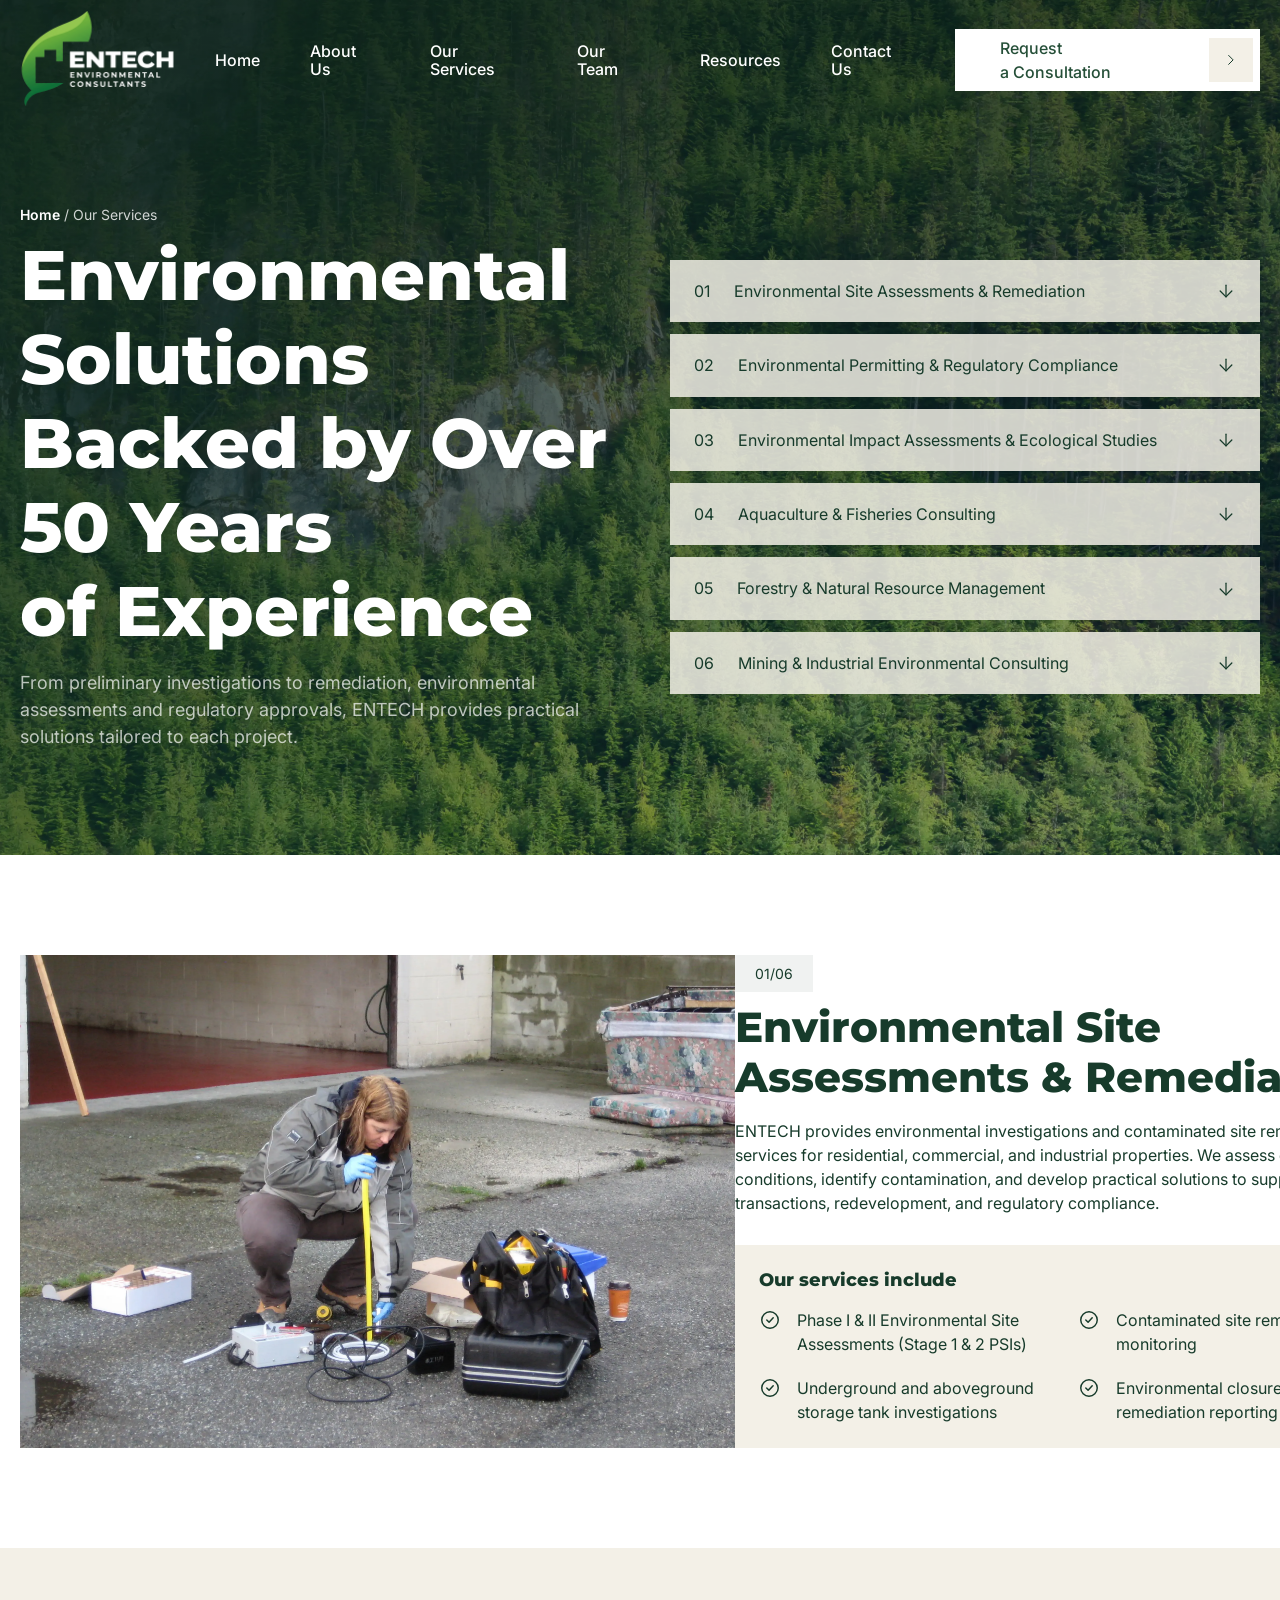
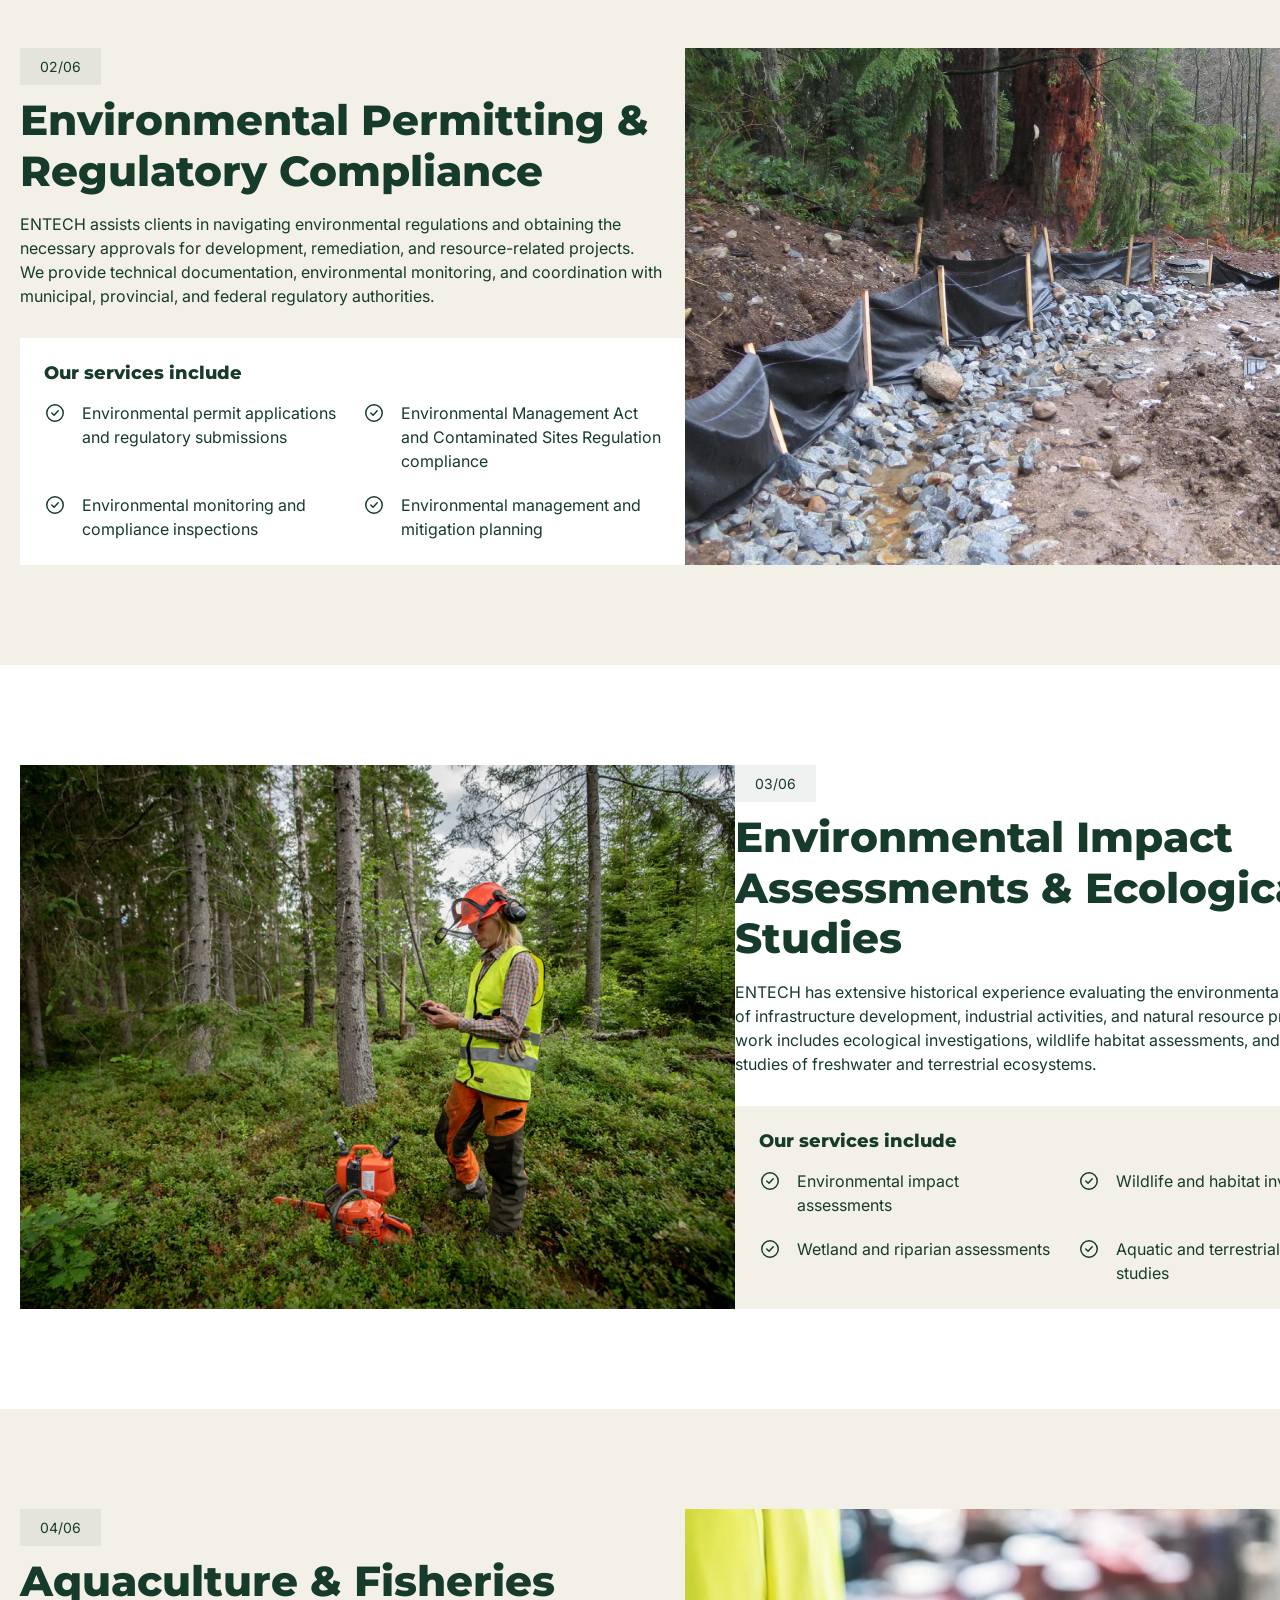
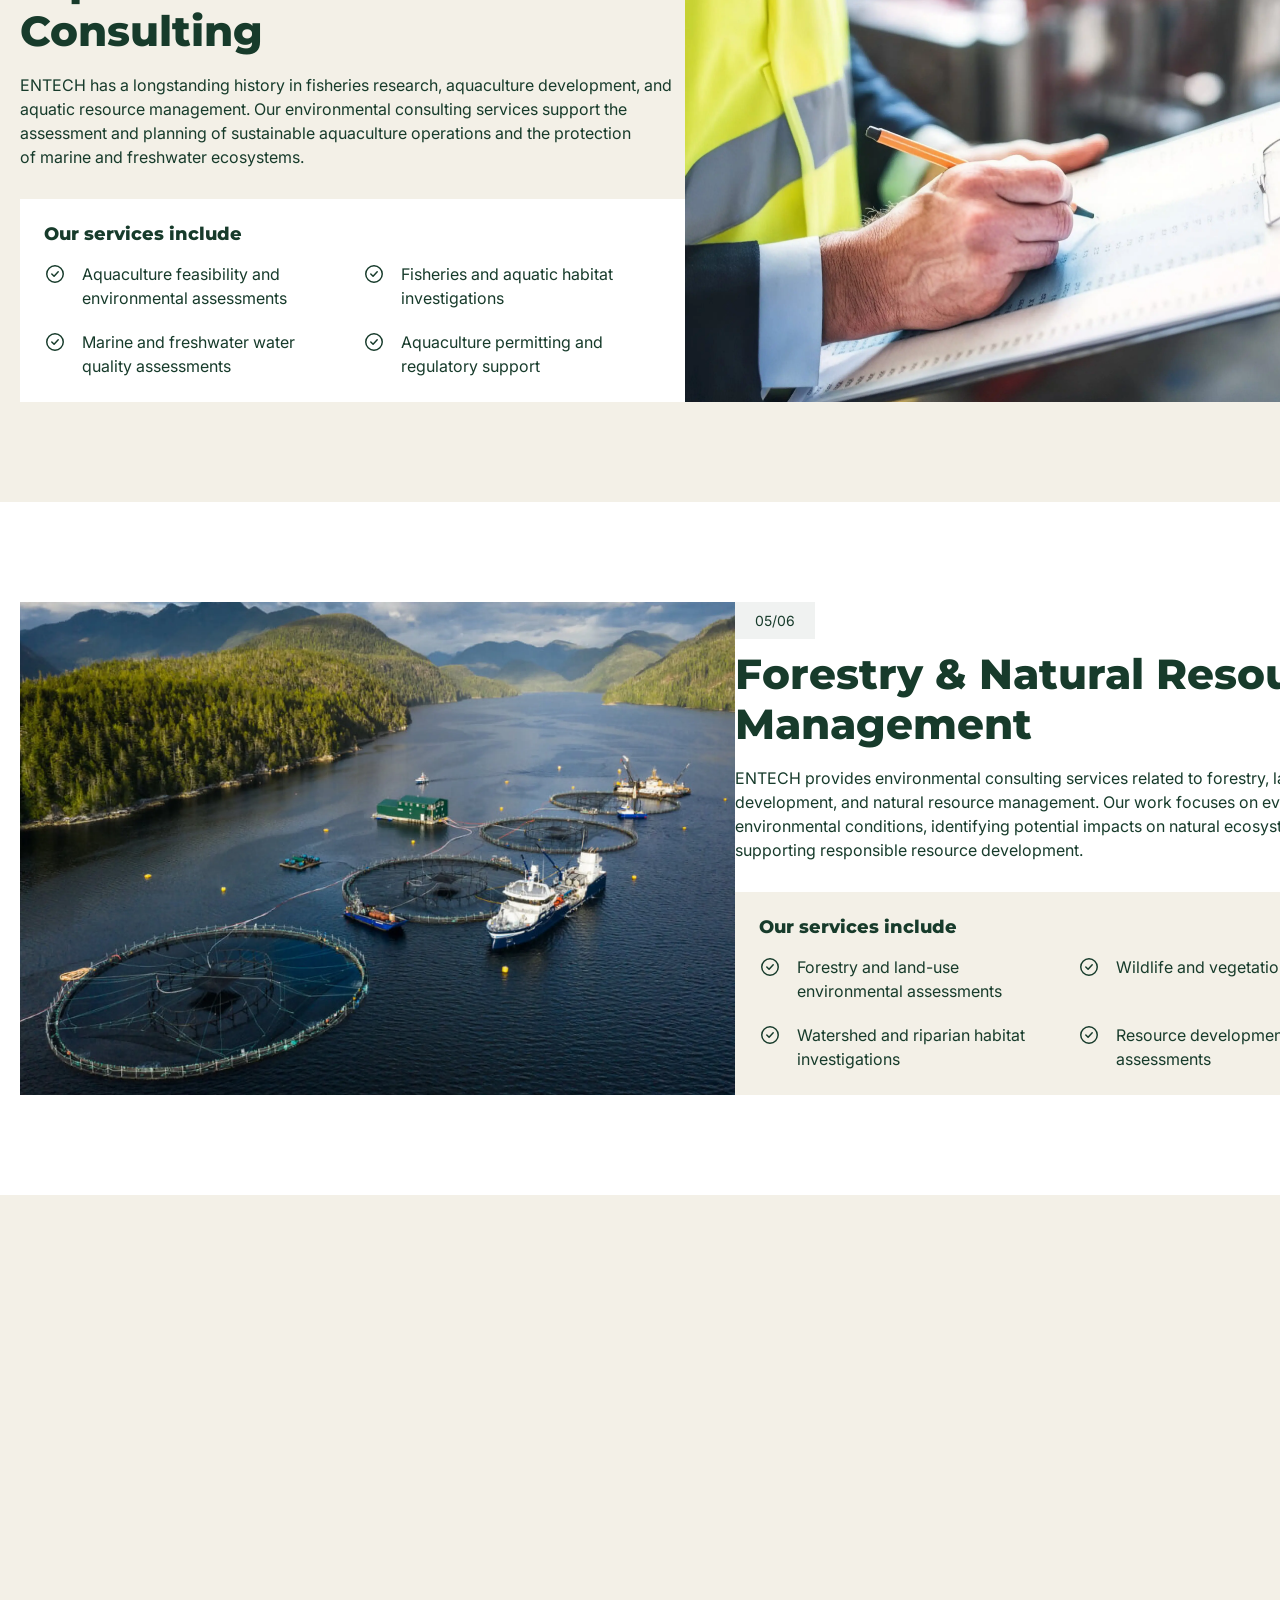
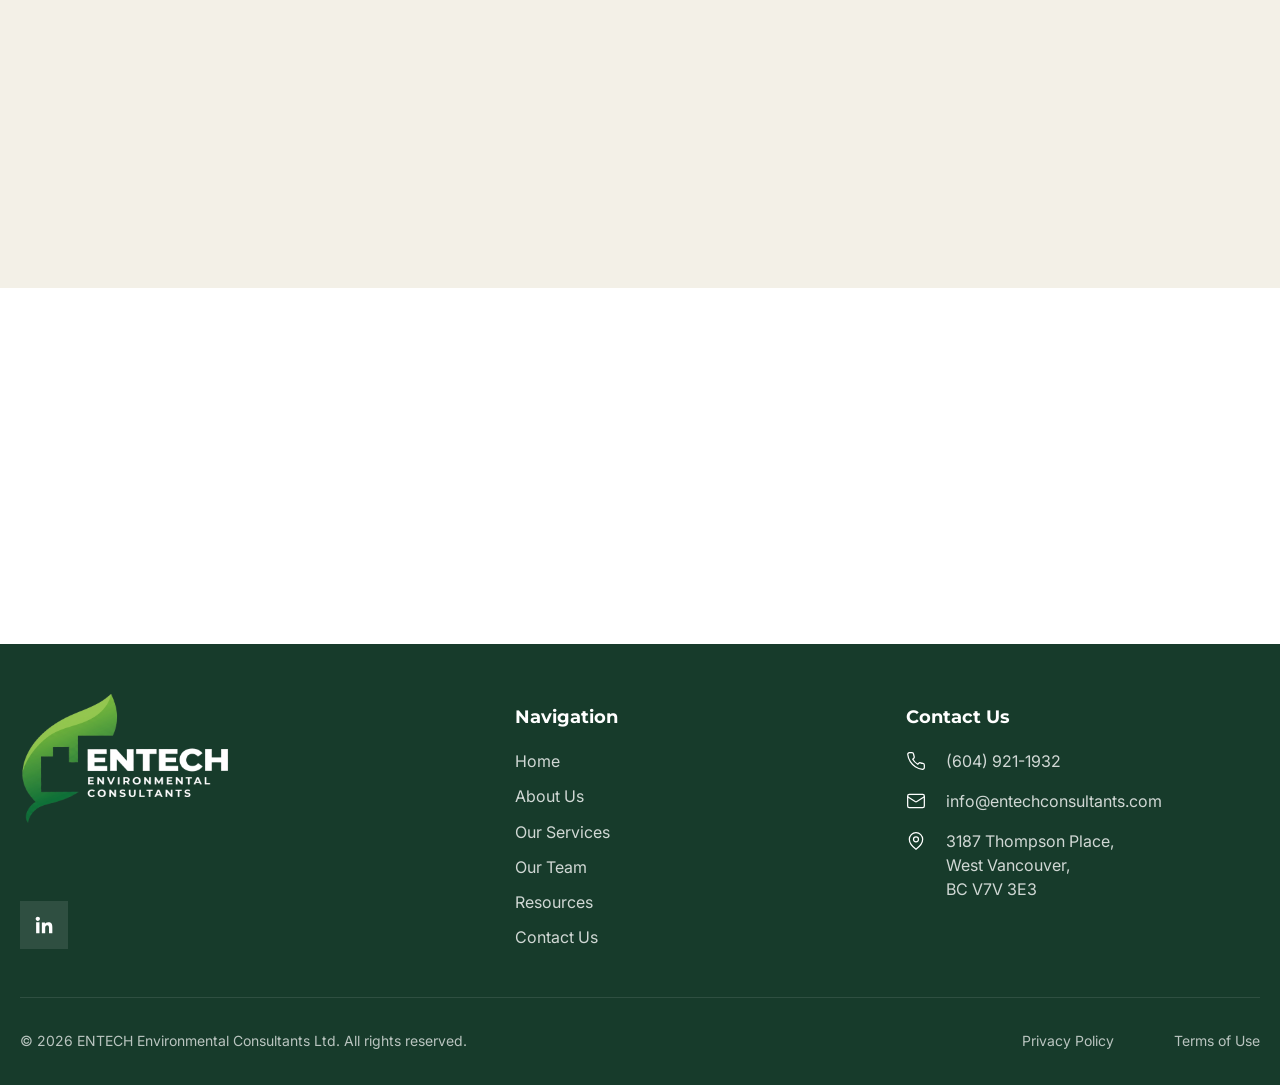
<file: services.html>
<!doctype html><html lang="ru" class="page"><head><meta charset="UTF-8"><meta name="viewport" content="width=device-width,initial-scale=1"><link rel="shortcut icon" href="favicon.ico" type="image/x-icon"><meta http-equiv="X-UA-Compatible" content="ie=edge"><meta name="theme-color" content="#111111"><title>ENTech</title><link rel="preconnect" href="https://fonts.googleapis.com"><link rel="preconnect" href="https://fonts.gstatic.com" crossorigin><link href="https://fonts.googleapis.com/css2?family=Inter:ital,opsz,wght@0,14..32,100..900;1,14..32,100..900&family=Montserrat:ital,wght@0,100..900;1,100..900&display=swap" rel="stylesheet"><link rel="stylesheet" href="css/vendor.css"><link rel="stylesheet" href="css/main.css"><script defer="defer" src="js/main.js"></script></head><body class="page__body"><div class="site-container"><header class="header"><div class="container"><nav class="hero__wrapper"><a href="index.html"><img class="header__logo" src="img/svg/Logo.svg" alt="Logotype EnTech" width="155" height="95"></a><ul class="header__nav"><li class="header__nav-item"><a class="header__nav-link" href="index.html">Home</a></li><li class="header__nav-item"><a class="header__nav-link" href="about.html">About Us</a></li><li class="header__nav-item"><a class="header__nav-link" href="services.html">Our Services</a></li><li class="header__nav-item"><a class="header__nav-link" href="team.html">Our Team</a></li><li class="header__nav-item"><a class="header__nav-link" href="resources.html">Resources</a></li><li class="header__nav-item"><a class="header__nav-link" href="contact.html">Contact Us</a></li></ul><a class="btn--standard" href="contact.html"><span class="btn--text">Request a Consultation</span> <span class="btn--icon"><svg width="18" height="18" viewBox="0 0 18 18" fill="none" xmlns="http://www.w3.org/2000/svg"><path d="M6.66943 13.3389L11.1157 8.89263L6.66943 4.44631" stroke-linecap="round" stroke-linejoin="round" stroke="#173B2B"/></svg> </span></a><!-- mobile only (see js/components/mobile-menu.js) --> <button class="burger" type="button" aria-label="Open menu" aria-expanded="false" aria-controls="mobile-menu" data-burger><span class="burger__line"></span></button></nav></div></header><!-- Mobile menu: drops down from the top, mobile only --><div class="mobile-menu-overlay" data-menu-overlay></div><div class="mobile-menu" id="mobile-menu" data-menu aria-hidden="true"><div class="container"><div class="mobile-menu__top"><a href="index.html"><img class="mobile-menu__logo" src="img/svg/Logo.svg" alt="Logotype EnTech" width="100" height="62"> </a><button class="mobile-menu__close" type="button" aria-label="Close menu" data-menu-close></button></div><ul class="mobile-menu__nav"><li><a class="mobile-menu__link" href="index.html" data-menu-item>Home</a></li><li><a class="mobile-menu__link" href="about.html" data-menu-item>About Us</a></li><li><a class="mobile-menu__link" href="services.html" data-menu-item>Our Services</a></li><li><a class="mobile-menu__link" href="team.html" data-menu-item>Our Team</a></li><li><a class="mobile-menu__link" href="resources.html" data-menu-item>Resources</a></li><li><a class="mobile-menu__link" href="contact.html" data-menu-item>Contact Us</a></li></ul><a class="btn--standard mobile-menu__btn" href="contact.html" data-menu-item><span class="btn--text">Request a Consultation</span> <span class="btn--icon"><svg width="18" height="18" viewBox="0 0 18 18" fill="none" xmlns="http://www.w3.org/2000/svg"><path d="M6.66943 13.3389L11.1157 8.89263L6.66943 4.44631" stroke-linecap="round" stroke-linejoin="round" stroke="#173B2B"/></svg></span></a></div></div><main class="main"><section class="page-hero page-hero--split" style="background-image: url(&quot;img/services-hero.webp&quot;)"><div class="container page-hero__inner"><div class="page-hero__content"><nav class="breadcrumbs" aria-label="Breadcrumbs"><a class="breadcrumbs__link" href="index.html">Home</a> <span class="breadcrumbs__sep">/</span> <span class="breadcrumbs__current" aria-current="page">Our Services</span></nav><h1 class="page-hero__title">Environmental Solutions Backed by Over 50 Years of Experience</h1><p class="page-hero__text">From preliminary investigations to remediation, environmental assessments and regulatory approvals, ENTECH provides practical solutions tailored to each project.</p></div><ul class="services-nav"><li><a class="services-nav__link" href="#site-assessments"><span class="services-nav__num">01</span> <span class="services-nav__text">Environmental Site Assessments &amp; Remediation</span> <svg width="20" height="20" viewBox="0 0 24 24" fill="none" stroke="currentColor" stroke-width="1.5" stroke-linecap="round" stroke-linejoin="round" aria-hidden="true"><path d="M12 5v14"/><path d="m19 12-7 7-7-7"/></svg></a></li><li><a class="services-nav__link" href="#permitting"><span class="services-nav__num">02</span> <span class="services-nav__text">Environmental Permitting &amp; Regulatory Compliance</span> <svg width="20" height="20" viewBox="0 0 24 24" fill="none" stroke="currentColor" stroke-width="1.5" stroke-linecap="round" stroke-linejoin="round" aria-hidden="true"><path d="M12 5v14"/><path d="m19 12-7 7-7-7"/></svg></a></li><li><a class="services-nav__link" href="#impact-assessments"><span class="services-nav__num">03</span> <span class="services-nav__text">Environmental Impact Assessments &amp; Ecological Studies</span> <svg width="20" height="20" viewBox="0 0 24 24" fill="none" stroke="currentColor" stroke-width="1.5" stroke-linecap="round" stroke-linejoin="round" aria-hidden="true"><path d="M12 5v14"/><path d="m19 12-7 7-7-7"/></svg></a></li><li><a class="services-nav__link" href="#aquaculture"><span class="services-nav__num">04</span> <span class="services-nav__text">Aquaculture &amp; Fisheries Consulting</span> <svg width="20" height="20" viewBox="0 0 24 24" fill="none" stroke="currentColor" stroke-width="1.5" stroke-linecap="round" stroke-linejoin="round" aria-hidden="true"><path d="M12 5v14"/><path d="m19 12-7 7-7-7"/></svg></a></li><li><a class="services-nav__link" href="#forestry"><span class="services-nav__num">05</span> <span class="services-nav__text">Forestry &amp; Natural Resource Management</span> <svg width="20" height="20" viewBox="0 0 24 24" fill="none" stroke="currentColor" stroke-width="1.5" stroke-linecap="round" stroke-linejoin="round" aria-hidden="true"><path d="M12 5v14"/><path d="m19 12-7 7-7-7"/></svg></a></li><li><a class="services-nav__link" href="#mining"><span class="services-nav__num">06</span> <span class="services-nav__text">Mining &amp; Industrial Environmental Consulting</span> <svg width="20" height="20" viewBox="0 0 24 24" fill="none" stroke="currentColor" stroke-width="1.5" stroke-linecap="round" stroke-linejoin="round" aria-hidden="true"><path d="M12 5v14"/><path d="m19 12-7 7-7-7"/></svg></a></li></ul></div></section><section class="service-block" id="site-assessments"><div class="container service-block__inner"><img class="service-block__img" src="img/service-detail-1.webp" alt="Consultant sampling soil on a site assessment" loading="lazy"><div class="service-block__content"><span class="section-badge">01/06</span><h2 class="section-title">Environmental Site<br>Assessments &amp; Remediation</h2><p class="section-text">ENTECH provides environmental investigations and contaminated site remediation services for residential, commercial, and industrial properties. We assess environmental conditions, identify contamination, and develop practical solutions to support property transactions, redevelopment, and regulatory compliance.</p><div class="service-block__panel"><h3 class="service-block__panel-title">Our services include</h3><ul class="service-block__list"><li class="service-block__item"><svg width="22" height="22" viewBox="0 0 24 24" fill="none" stroke="currentColor" stroke-width="1.6" stroke-linecap="round" stroke-linejoin="round" aria-hidden="true"><circle cx="12" cy="12" r="9"/><path d="m8.5 12 2.5 2.5 4.5-5"/></svg> <span>Phase I &amp; II Environmental Site Assessments (Stage 1 &amp; 2 PSIs)</span></li><li class="service-block__item"><svg width="22" height="22" viewBox="0 0 24 24" fill="none" stroke="currentColor" stroke-width="1.6" stroke-linecap="round" stroke-linejoin="round" aria-hidden="true"><circle cx="12" cy="12" r="9"/><path d="m8.5 12 2.5 2.5 4.5-5"/></svg> <span>Contaminated site remediation and monitoring</span></li><li class="service-block__item"><svg width="22" height="22" viewBox="0 0 24 24" fill="none" stroke="currentColor" stroke-width="1.6" stroke-linecap="round" stroke-linejoin="round" aria-hidden="true"><circle cx="12" cy="12" r="9"/><path d="m8.5 12 2.5 2.5 4.5-5"/></svg> <span>Underground and aboveground storage tank investigations</span></li><li class="service-block__item"><svg width="22" height="22" viewBox="0 0 24 24" fill="none" stroke="currentColor" stroke-width="1.6" stroke-linecap="round" stroke-linejoin="round" aria-hidden="true"><circle cx="12" cy="12" r="9"/><path d="m8.5 12 2.5 2.5 4.5-5"/></svg> <span>Environmental closure and remediation reporting</span></li></ul></div></div></div></section><section class="service-block service-block--alt" id="permitting"><div class="container service-block__inner"><img class="service-block__img" src="img/service-detail-2.webp" alt="Consultant filling in a compliance checklist" loading="lazy"><div class="service-block__content"><span class="section-badge">02/06</span><h2 class="section-title">Environmental Permitting &amp;<br>Regulatory Compliance</h2><p class="section-text">ENTECH assists clients in navigating environmental regulations and obtaining the necessary approvals for development, remediation, and resource-related projects. We provide technical documentation, environmental monitoring, and coordination with municipal, provincial, and federal regulatory authorities.</p><div class="service-block__panel"><h3 class="service-block__panel-title">Our services include</h3><ul class="service-block__list"><li class="service-block__item"><svg width="22" height="22" viewBox="0 0 24 24" fill="none" stroke="currentColor" stroke-width="1.6" stroke-linecap="round" stroke-linejoin="round" aria-hidden="true"><circle cx="12" cy="12" r="9"/><path d="m8.5 12 2.5 2.5 4.5-5"/></svg> <span>Environmental permit applications and regulatory submissions</span></li><li class="service-block__item"><svg width="22" height="22" viewBox="0 0 24 24" fill="none" stroke="currentColor" stroke-width="1.6" stroke-linecap="round" stroke-linejoin="round" aria-hidden="true"><circle cx="12" cy="12" r="9"/><path d="m8.5 12 2.5 2.5 4.5-5"/></svg> <span>Environmental Management Act and Contaminated Sites Regulation compliance</span></li><li class="service-block__item"><svg width="22" height="22" viewBox="0 0 24 24" fill="none" stroke="currentColor" stroke-width="1.6" stroke-linecap="round" stroke-linejoin="round" aria-hidden="true"><circle cx="12" cy="12" r="9"/><path d="m8.5 12 2.5 2.5 4.5-5"/></svg> <span>Environmental monitoring and compliance inspections</span></li><li class="service-block__item"><svg width="22" height="22" viewBox="0 0 24 24" fill="none" stroke="currentColor" stroke-width="1.6" stroke-linecap="round" stroke-linejoin="round" aria-hidden="true"><circle cx="12" cy="12" r="9"/><path d="m8.5 12 2.5 2.5 4.5-5"/></svg> <span>Environmental management and mitigation planning</span></li></ul></div></div></div></section><section class="service-block" id="impact-assessments"><div class="container service-block__inner"><img class="service-block__img" src="img/service-detail-3.webp" alt="Sediment fencing along a forest stream" loading="lazy"><div class="service-block__content"><span class="section-badge">03/06</span><h2 class="section-title">Environmental Impact<br>Assessments &amp; Ecological<br>Studies</h2><p class="section-text">ENTECH has extensive historical experience evaluating the environmental impacts of infrastructure development, industrial activities, and natural resource projects. Our work includes ecological investigations, wildlife habitat assessments, and environmental studies of freshwater and terrestrial ecosystems.</p><div class="service-block__panel"><h3 class="service-block__panel-title">Our services include</h3><ul class="service-block__list"><li class="service-block__item"><svg width="22" height="22" viewBox="0 0 24 24" fill="none" stroke="currentColor" stroke-width="1.6" stroke-linecap="round" stroke-linejoin="round" aria-hidden="true"><circle cx="12" cy="12" r="9"/><path d="m8.5 12 2.5 2.5 4.5-5"/></svg> <span>Environmental impact assessments</span></li><li class="service-block__item"><svg width="22" height="22" viewBox="0 0 24 24" fill="none" stroke="currentColor" stroke-width="1.6" stroke-linecap="round" stroke-linejoin="round" aria-hidden="true"><circle cx="12" cy="12" r="9"/><path d="m8.5 12 2.5 2.5 4.5-5"/></svg> <span>Wildlife and habitat investigations</span></li><li class="service-block__item"><svg width="22" height="22" viewBox="0 0 24 24" fill="none" stroke="currentColor" stroke-width="1.6" stroke-linecap="round" stroke-linejoin="round" aria-hidden="true"><circle cx="12" cy="12" r="9"/><path d="m8.5 12 2.5 2.5 4.5-5"/></svg> <span>Wetland and riparian assessments</span></li><li class="service-block__item"><svg width="22" height="22" viewBox="0 0 24 24" fill="none" stroke="currentColor" stroke-width="1.6" stroke-linecap="round" stroke-linejoin="round" aria-hidden="true"><circle cx="12" cy="12" r="9"/><path d="m8.5 12 2.5 2.5 4.5-5"/></svg> <span>Aquatic and terrestrial ecosystem studies</span></li></ul></div></div></div></section><section class="service-block service-block--alt" id="aquaculture"><div class="container service-block__inner"><img class="service-block__img" src="img/service-detail-4.webp" alt="Aquaculture net pens in a coastal inlet" loading="lazy"><div class="service-block__content"><span class="section-badge">04/06</span><h2 class="section-title">Aquaculture &amp; Fisheries<br>Consulting</h2><p class="section-text">ENTECH has a longstanding history in fisheries research, aquaculture development, and aquatic resource management. Our environmental consulting services support the assessment and planning of sustainable aquaculture operations and the protection of marine and freshwater ecosystems.</p><div class="service-block__panel"><h3 class="service-block__panel-title">Our services include</h3><ul class="service-block__list"><li class="service-block__item"><svg width="22" height="22" viewBox="0 0 24 24" fill="none" stroke="currentColor" stroke-width="1.6" stroke-linecap="round" stroke-linejoin="round" aria-hidden="true"><circle cx="12" cy="12" r="9"/><path d="m8.5 12 2.5 2.5 4.5-5"/></svg> <span>Aquaculture feasibility and environmental assessments</span></li><li class="service-block__item"><svg width="22" height="22" viewBox="0 0 24 24" fill="none" stroke="currentColor" stroke-width="1.6" stroke-linecap="round" stroke-linejoin="round" aria-hidden="true"><circle cx="12" cy="12" r="9"/><path d="m8.5 12 2.5 2.5 4.5-5"/></svg> <span>Fisheries and aquatic habitat investigations</span></li><li class="service-block__item"><svg width="22" height="22" viewBox="0 0 24 24" fill="none" stroke="currentColor" stroke-width="1.6" stroke-linecap="round" stroke-linejoin="round" aria-hidden="true"><circle cx="12" cy="12" r="9"/><path d="m8.5 12 2.5 2.5 4.5-5"/></svg> <span>Marine and freshwater water quality assessments</span></li><li class="service-block__item"><svg width="22" height="22" viewBox="0 0 24 24" fill="none" stroke="currentColor" stroke-width="1.6" stroke-linecap="round" stroke-linejoin="round" aria-hidden="true"><circle cx="12" cy="12" r="9"/><path d="m8.5 12 2.5 2.5 4.5-5"/></svg> <span>Aquaculture permitting and regulatory support</span></li></ul></div></div></div></section><section class="service-block" id="forestry"><div class="container service-block__inner"><img class="service-block__img" src="img/service-detail-5.webp" alt="Field technician working in a forest" loading="lazy"><div class="service-block__content"><span class="section-badge">05/06</span><h2 class="section-title">Forestry &amp; Natural Resource<br>Management</h2><p class="section-text">ENTECH provides environmental consulting services related to forestry, land development, and natural resource management. Our work focuses on evaluating environmental conditions, identifying potential impacts on natural ecosystems, and supporting responsible resource development.</p><div class="service-block__panel"><h3 class="service-block__panel-title">Our services include</h3><ul class="service-block__list"><li class="service-block__item"><svg width="22" height="22" viewBox="0 0 24 24" fill="none" stroke="currentColor" stroke-width="1.6" stroke-linecap="round" stroke-linejoin="round" aria-hidden="true"><circle cx="12" cy="12" r="9"/><path d="m8.5 12 2.5 2.5 4.5-5"/></svg> <span>Forestry and land-use environmental assessments</span></li><li class="service-block__item"><svg width="22" height="22" viewBox="0 0 24 24" fill="none" stroke="currentColor" stroke-width="1.6" stroke-linecap="round" stroke-linejoin="round" aria-hidden="true"><circle cx="12" cy="12" r="9"/><path d="m8.5 12 2.5 2.5 4.5-5"/></svg> <span>Wildlife and vegetation studies</span></li><li class="service-block__item"><svg width="22" height="22" viewBox="0 0 24 24" fill="none" stroke="currentColor" stroke-width="1.6" stroke-linecap="round" stroke-linejoin="round" aria-hidden="true"><circle cx="12" cy="12" r="9"/><path d="m8.5 12 2.5 2.5 4.5-5"/></svg> <span>Watershed and riparian habitat investigations</span></li><li class="service-block__item"><svg width="22" height="22" viewBox="0 0 24 24" fill="none" stroke="currentColor" stroke-width="1.6" stroke-linecap="round" stroke-linejoin="round" aria-hidden="true"><circle cx="12" cy="12" r="9"/><path d="m8.5 12 2.5 2.5 4.5-5"/></svg> <span>Resource development impact assessments</span></li></ul></div></div></div></section><section class="service-block service-block--alt" id="mining"><div class="container service-block__inner"><img class="service-block__img" src="img/service-detail-6.webp" alt="Historic industrial building on pilings" loading="lazy"><div class="service-block__content"><span class="section-badge">06/06</span><h2 class="section-title">Mining &amp; Industrial<br>Environmental Consulting</h2><p class="section-text">ENTECH provides environmental assessment and monitoring services for mining, mineral exploration, and industrial development projects. Our experience includes environmental investigations, mine tailings assessment, water quality monitoring, and technical studies supporting environmental management and permitting.</p><div class="service-block__panel"><h3 class="service-block__panel-title">Our services include</h3><ul class="service-block__list"><li class="service-block__item"><svg width="22" height="22" viewBox="0 0 24 24" fill="none" stroke="currentColor" stroke-width="1.6" stroke-linecap="round" stroke-linejoin="round" aria-hidden="true"><circle cx="12" cy="12" r="9"/><path d="m8.5 12 2.5 2.5 4.5-5"/></svg> <span>Mining and industrial environmental assessments</span></li><li class="service-block__item"><svg width="22" height="22" viewBox="0 0 24 24" fill="none" stroke="currentColor" stroke-width="1.6" stroke-linecap="round" stroke-linejoin="round" aria-hidden="true"><circle cx="12" cy="12" r="9"/><path d="m8.5 12 2.5 2.5 4.5-5"/></svg> <span>Mine tailings and waste characterization</span></li><li class="service-block__item"><svg width="22" height="22" viewBox="0 0 24 24" fill="none" stroke="currentColor" stroke-width="1.6" stroke-linecap="round" stroke-linejoin="round" aria-hidden="true"><circle cx="12" cy="12" r="9"/><path d="m8.5 12 2.5 2.5 4.5-5"/></svg> <span>Environmental baseline studies</span></li><li class="service-block__item"><svg width="22" height="22" viewBox="0 0 24 24" fill="none" stroke="currentColor" stroke-width="1.6" stroke-linecap="round" stroke-linejoin="round" aria-hidden="true"><circle cx="12" cy="12" r="9"/><path d="m8.5 12 2.5 2.5 4.5-5"/></svg> <span>Mine reclamation and remediation planning</span></li></ul></div></div></div></section><section class="cta-band"><div class="container cta-band__inner"><div class="cta-band__content"><span class="section-badge">Get in Touch</span><h2 class="section-title">Have a project in mind?</h2><p class="section-text">Tell us about your property or development and we’ll get back to you to discuss next steps.</p></div><div class="cta-band__btns"><a class="btn--dark" href="contact.html"><span class="btn--text">Request a Consultation</span> <span class="btn--icon"><svg width="18" height="18" viewBox="0 0 18 18" fill="none" xmlns="http://www.w3.org/2000/svg"><path d="M6.66943 13.3389L11.1157 8.89263L6.66943 4.44631" stroke-linecap="round" stroke-linejoin="round" stroke="white"/></svg> </span></a><a class="btn--outline cta-band__phone" href="tel:+16049211932"><span class="btn--text">(604) 921-1932</span> <span class="btn--icon"><svg width="18" height="18" viewBox="0 0 18 18" fill="none" xmlns="http://www.w3.org/2000/svg"><path d="M6.66943 13.3389L11.1157 8.89263L6.66943 4.44631" stroke-linecap="round" stroke-linejoin="round" stroke="#173B2B"/></svg></span></a></div></div></section></main><footer class="footer"><div class="container"><div class="footer__top"><div class="footer__brand"><a href="index.html"><img class="footer__logo" src="img/svg/Logo.svg" alt="Logotype EnTech" width="210" height="130"> </a><a class="footer__social" href="#" target="_blank" rel="noopener" aria-label="ENTECH on LinkedIn"><svg width="20" height="20" viewBox="0 0 20 20" fill="none" xmlns="http://www.w3.org/2000/svg"><path d="M7.85782 7.474H10.9528V9.01567C11.3987 8.129 12.542 7.33234 14.2595 7.33234C17.552 7.33234 18.3337 9.09734 18.3337 12.3357V18.3332H15.0003V13.0732C15.0003 11.229 14.5545 10.189 13.4195 10.189C11.8453 10.189 11.1912 11.3098 11.1912 13.0723V18.3332H7.85782V7.474ZM2.14199 18.1915H5.47533V7.33234H2.14199V18.1915ZM5.95283 3.7915C5.95295 4.0709 5.89754 4.34753 5.78981 4.60533C5.68209 4.86312 5.5242 5.09693 5.32532 5.29317C5.12586 5.4916 4.88925 5.64878 4.62901 5.75574C4.36877 5.86269 4.09001 5.91732 3.80866 5.9165C3.24166 5.91523 2.69775 5.69174 2.29366 5.294C2.09558 5.09704 1.93827 4.86296 1.83074 4.60514C1.72321 4.34733 1.66757 4.07084 1.66699 3.7915C1.66699 3.22734 1.89199 2.68734 2.29449 2.289C2.69758 1.88974 3.24214 1.66598 3.80949 1.6665C4.37783 1.6665 4.92282 1.89067 5.32532 2.289C5.72782 2.68734 5.95283 3.22734 5.95283 3.7915Z" fill-rule="evenodd" clip-rule="evenodd" fill="white"/></svg></a></div><nav class="footer__col"><h3 class="footer__title">Navigation</h3><ul class="footer__list"><li><a class="footer__link" href="index.html">Home</a></li><li><a class="footer__link" href="about.html">About Us</a></li><li><a class="footer__link" href="services.html">Our Services</a></li><li><a class="footer__link" href="team.html">Our Team</a></li><li><a class="footer__link" href="resources.html">Resources</a></li><li><a class="footer__link" href="contact.html">Contact Us</a></li></ul></nav><div class="footer__col"><h3 class="footer__title">Contact Us</h3><ul class="footer__list footer__list--contacts"><li class="footer__contact"><svg width="20" height="20" viewBox="0 0 24 24" fill="none" stroke="currentColor" stroke-width="1.5" stroke-linecap="round" stroke-linejoin="round" aria-hidden="true"><path d="M22 16.92v3a2 2 0 0 1-2.18 2 19.79 19.79 0 0 1-8.63-3.07 19.5 19.5 0 0 1-6-6 19.79 19.79 0 0 1-3.07-8.67A2 2 0 0 1 4.11 2h3a2 2 0 0 1 2 1.72 12.84 12.84 0 0 0 .7 2.81 2 2 0 0 1-.45 2.11L8.09 9.91a16 16 0 0 0 6 6l1.27-1.27a2 2 0 0 1 2.11-.45 12.84 12.84 0 0 0 2.81.7A2 2 0 0 1 22 16.92z"/></svg> <a class="footer__link" href="tel:+16049211932">(604) 921-1932</a></li><li class="footer__contact"><svg width="20" height="20" viewBox="0 0 24 24" fill="none" stroke="currentColor" stroke-width="1.5" stroke-linecap="round" stroke-linejoin="round" aria-hidden="true"><rect x="2" y="4" width="20" height="16" rx="2"/><path d="m22 7-8.97 5.7a1.94 1.94 0 0 1-2.06 0L2 7"/></svg> <a class="footer__link" href="mailto:info@entechconsultants.com">info@entechconsultants.com</a></li><li class="footer__contact"><svg width="20" height="20" viewBox="0 0 24 24" fill="none" stroke="currentColor" stroke-width="1.5" stroke-linecap="round" stroke-linejoin="round" aria-hidden="true"><path d="M20 10c0 6-8 12-8 12s-8-6-8-12a8 8 0 0 1 16 0Z"/><circle cx="12" cy="10" r="3"/></svg><address class="footer__link">3187 Thompson Place,<br>West Vancouver,<br>BC V7V 3E3</address></li></ul></div></div><div class="footer__bottom"><p class="footer__copy">© 2026 ENTECH Environmental Consultants Ltd. All rights reserved.</p><div class="footer__legal"><a class="footer__copy footer__legal-link" href="#">Privacy Policy</a> <a class="footer__copy footer__legal-link" href="#">Terms of Use</a></div></div></div></footer></div></body></html>
</file>
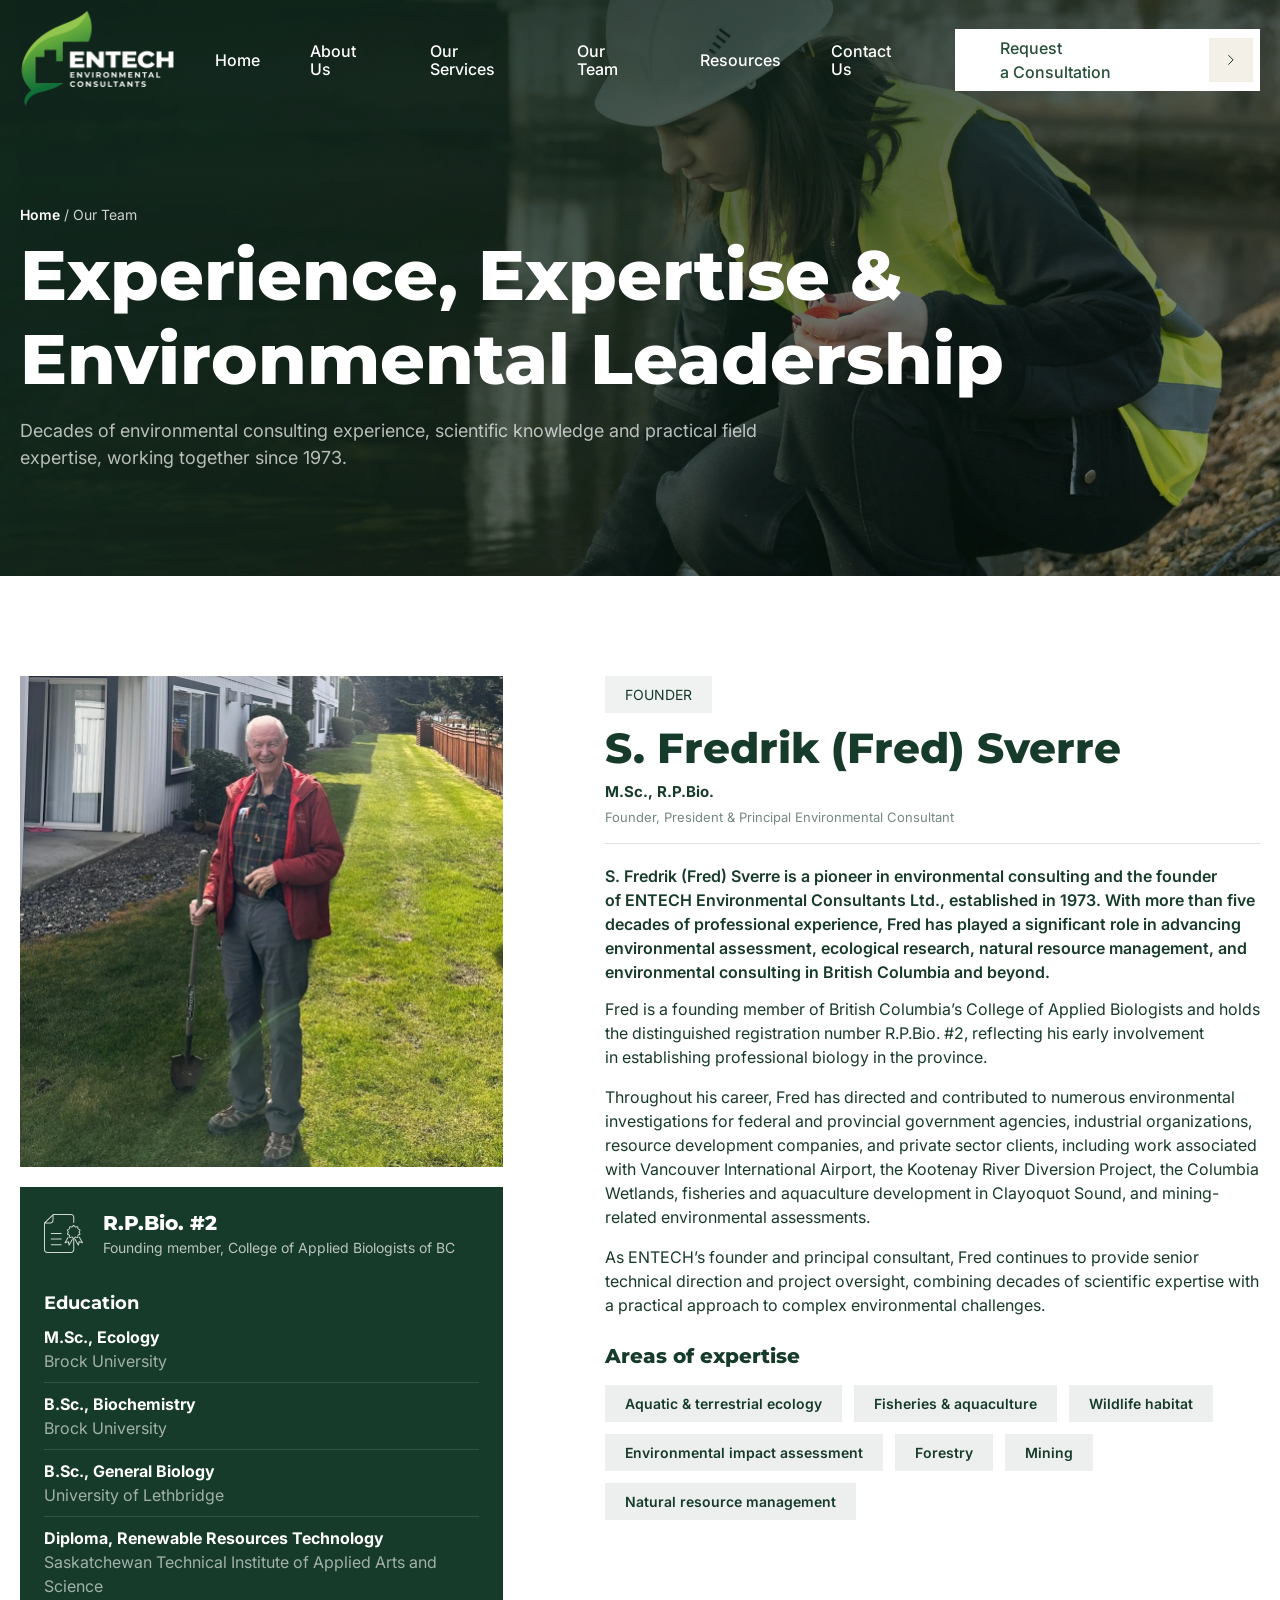
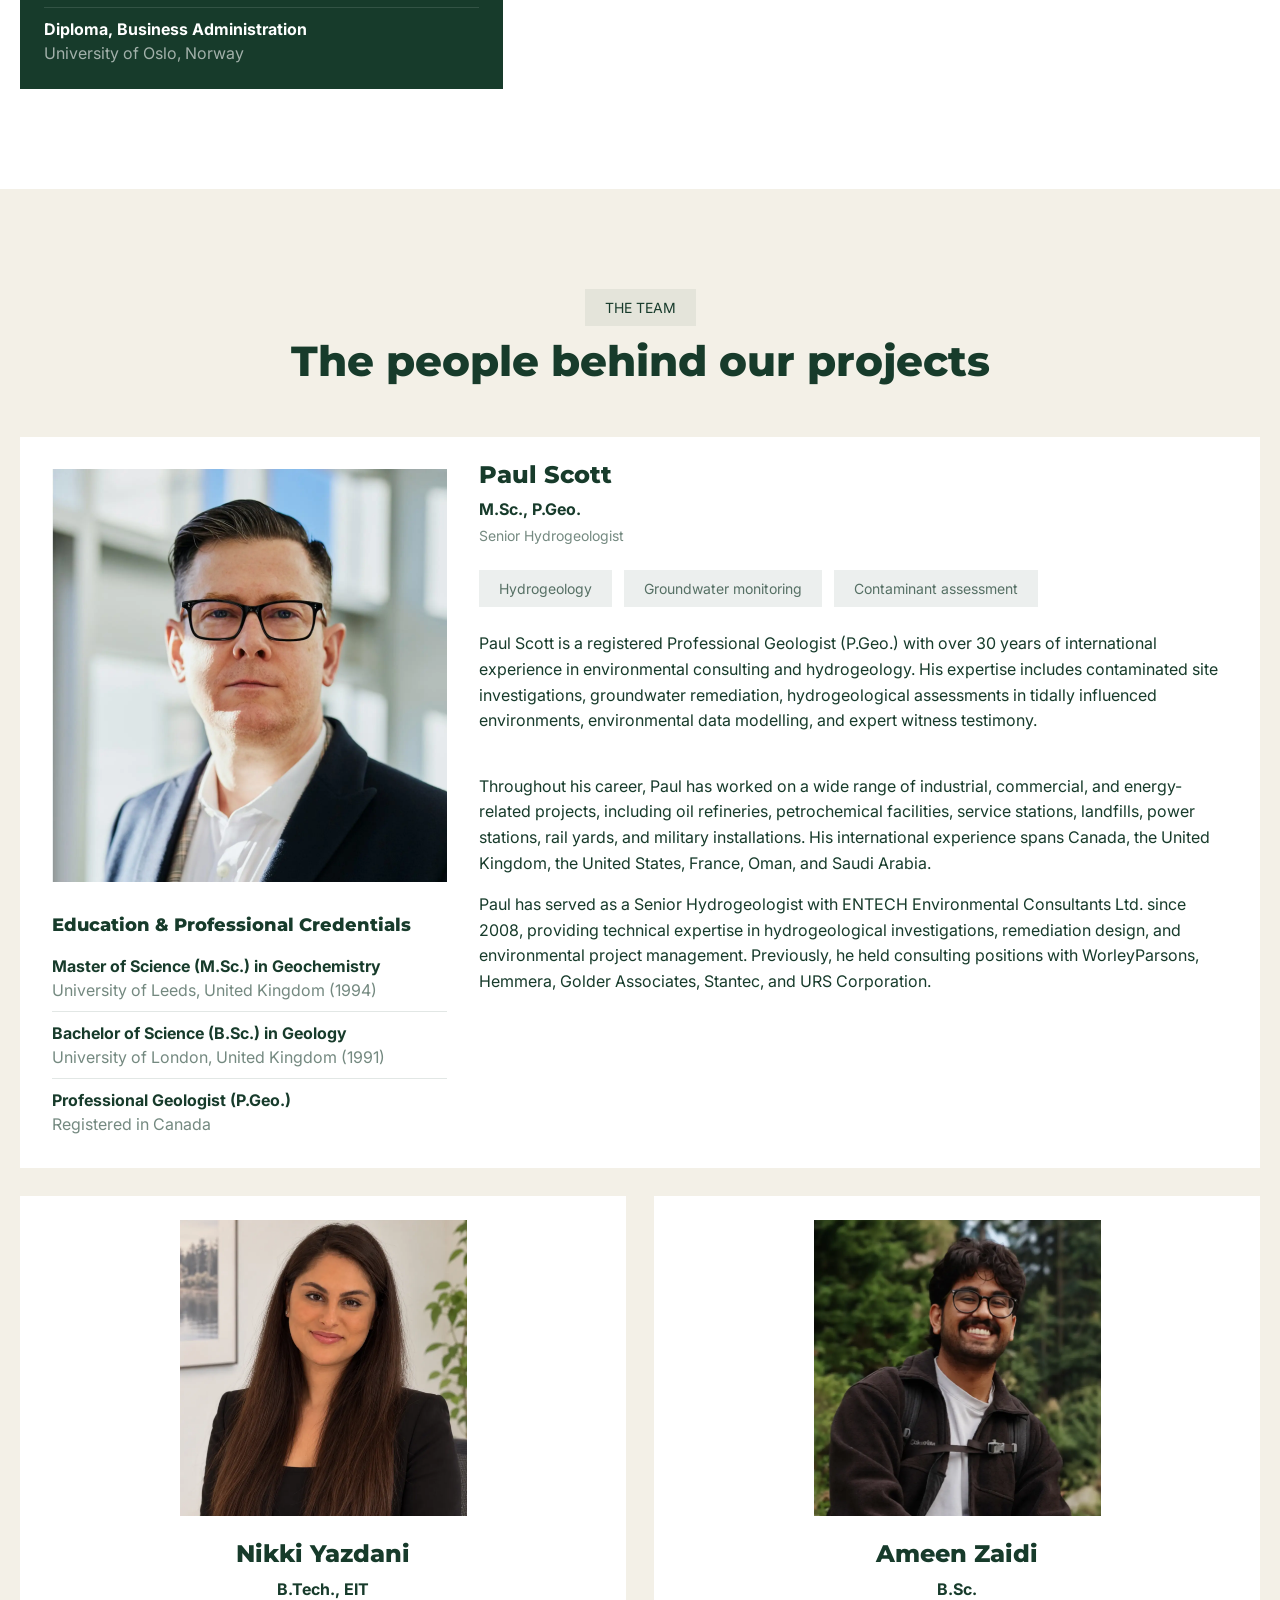
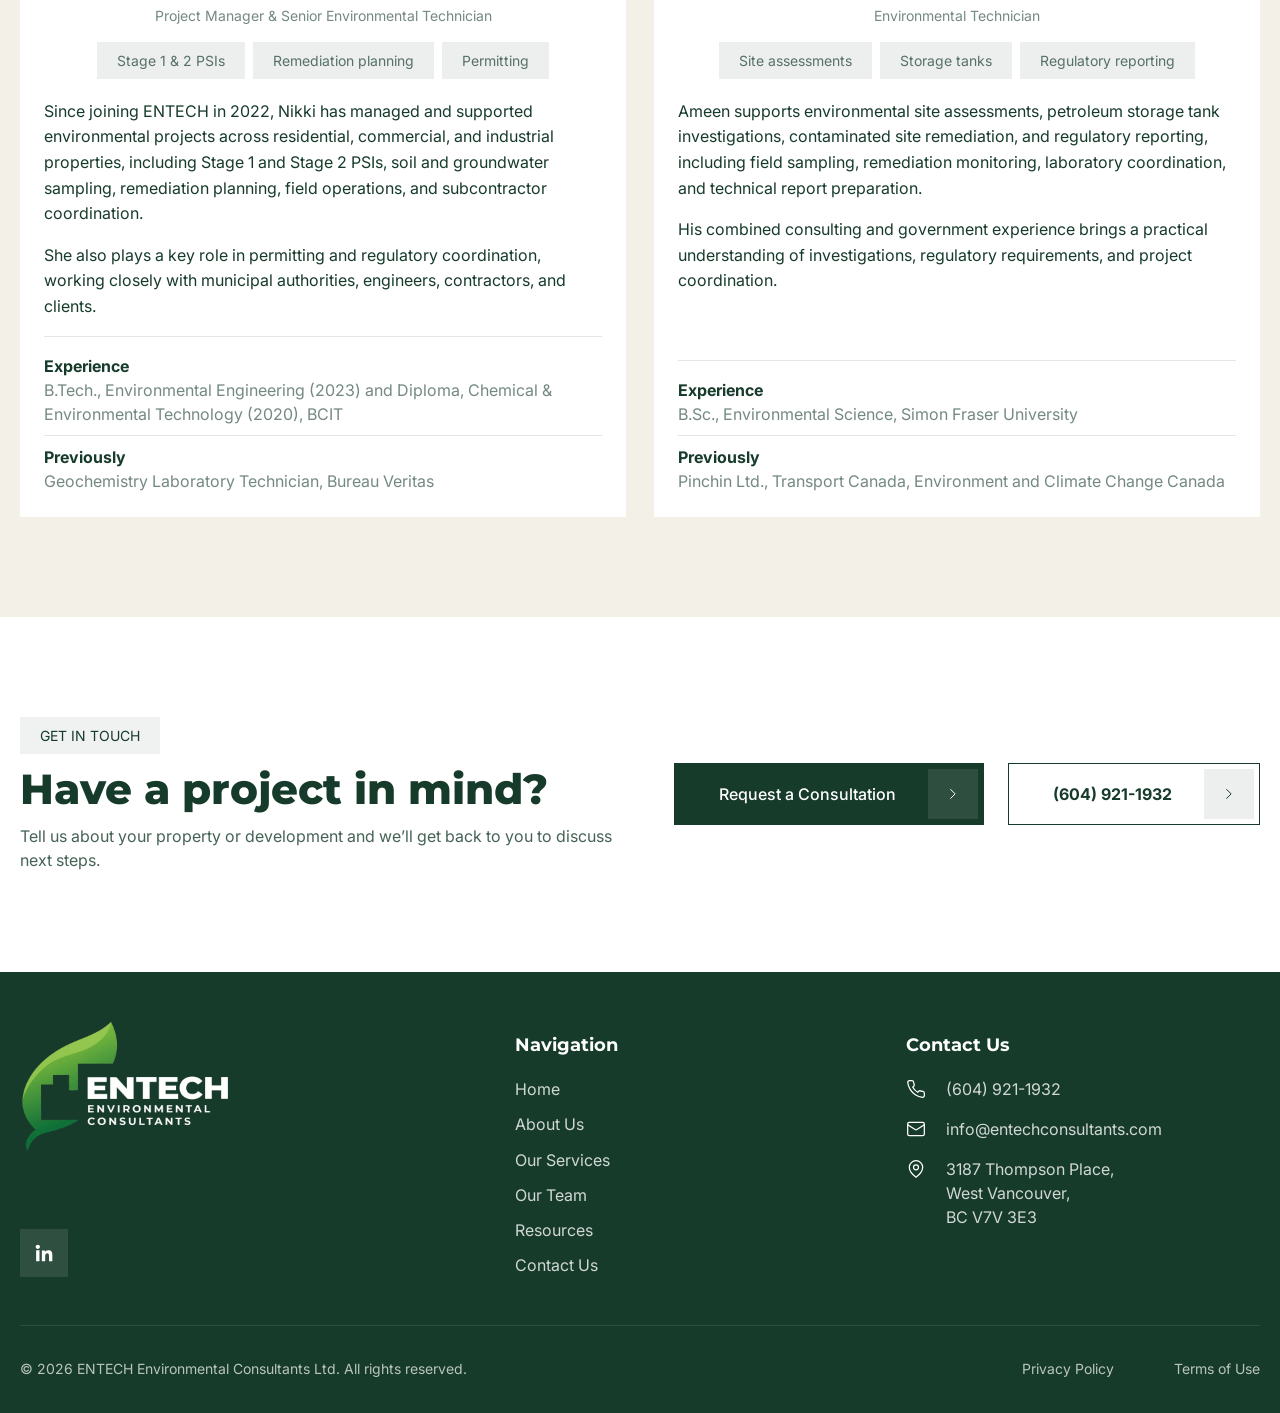
<file: team.html>
<!doctype html><html lang="ru" class="page"><head><meta charset="UTF-8"><meta name="viewport" content="width=device-width,initial-scale=1"><link rel="shortcut icon" href="favicon.ico" type="image/x-icon"><meta http-equiv="X-UA-Compatible" content="ie=edge"><meta name="theme-color" content="#111111"><title>ENTech</title><link rel="preconnect" href="https://fonts.googleapis.com"><link rel="preconnect" href="https://fonts.gstatic.com" crossorigin><link href="https://fonts.googleapis.com/css2?family=Inter:ital,opsz,wght@0,14..32,100..900;1,14..32,100..900&family=Montserrat:ital,wght@0,100..900;1,100..900&display=swap" rel="stylesheet"><link rel="stylesheet" href="css/vendor.css"><link rel="stylesheet" href="css/main.css"><script defer="defer" src="js/main.js"></script></head><body class="page__body"><div class="site-container"><header class="header"><div class="container"><nav class="hero__wrapper"><a href="index.html"><img class="header__logo" src="img/svg/Logo.svg" alt="Logotype EnTech" width="155" height="95"></a><ul class="header__nav"><li class="header__nav-item"><a class="header__nav-link" href="index.html">Home</a></li><li class="header__nav-item"><a class="header__nav-link" href="about.html">About Us</a></li><li class="header__nav-item"><a class="header__nav-link" href="services.html">Our Services</a></li><li class="header__nav-item"><a class="header__nav-link" href="team.html">Our Team</a></li><li class="header__nav-item"><a class="header__nav-link" href="resources.html">Resources</a></li><li class="header__nav-item"><a class="header__nav-link" href="contact.html">Contact Us</a></li></ul><a class="btn--standard" href="contact.html"><span class="btn--text">Request a Consultation</span> <span class="btn--icon"><svg width="18" height="18" viewBox="0 0 18 18" fill="none" xmlns="http://www.w3.org/2000/svg"><path d="M6.66943 13.3389L11.1157 8.89263L6.66943 4.44631" stroke-linecap="round" stroke-linejoin="round" stroke="#173B2B"/></svg> </span></a><!-- mobile only (see js/components/mobile-menu.js) --> <button class="burger" type="button" aria-label="Open menu" aria-expanded="false" aria-controls="mobile-menu" data-burger><span class="burger__line"></span></button></nav></div></header><!-- Mobile menu: drops down from the top, mobile only --><div class="mobile-menu-overlay" data-menu-overlay></div><div class="mobile-menu" id="mobile-menu" data-menu aria-hidden="true"><div class="container"><div class="mobile-menu__top"><a href="index.html"><img class="mobile-menu__logo" src="img/svg/Logo.svg" alt="Logotype EnTech" width="100" height="62"> </a><button class="mobile-menu__close" type="button" aria-label="Close menu" data-menu-close></button></div><ul class="mobile-menu__nav"><li><a class="mobile-menu__link" href="index.html" data-menu-item>Home</a></li><li><a class="mobile-menu__link" href="about.html" data-menu-item>About Us</a></li><li><a class="mobile-menu__link" href="services.html" data-menu-item>Our Services</a></li><li><a class="mobile-menu__link" href="team.html" data-menu-item>Our Team</a></li><li><a class="mobile-menu__link" href="resources.html" data-menu-item>Resources</a></li><li><a class="mobile-menu__link" href="contact.html" data-menu-item>Contact Us</a></li></ul><a class="btn--standard mobile-menu__btn" href="contact.html" data-menu-item><span class="btn--text">Request a Consultation</span> <span class="btn--icon"><svg width="18" height="18" viewBox="0 0 18 18" fill="none" xmlns="http://www.w3.org/2000/svg"><path d="M6.66943 13.3389L11.1157 8.89263L6.66943 4.44631" stroke-linecap="round" stroke-linejoin="round" stroke="#173B2B"/></svg></span></a></div></div><main class="main"><section class="page-hero" style="background-image: url(&quot;img/team-hero.webp&quot;)"><div class="container"><nav class="breadcrumbs" aria-label="Breadcrumbs"><a class="breadcrumbs__link" href="index.html">Home</a> <span class="breadcrumbs__sep">/</span> <span class="breadcrumbs__current" aria-current="page">Our Team</span></nav><h1 class="page-hero__title">Experience, Expertise &amp;<br>Environmental Leadership</h1><p class="page-hero__text">Decades of environmental consulting experience, scientific knowledge and practical field expertise, working together since 1973.</p></div></section><section class="founder"><div class="container founder__inner"><aside class="founder__aside"><img class="founder__img" src="img/team-fred.webp" alt="S. Fredrik (Fred) Sverre" loading="lazy"><div class="founder__card"><div class="founder__reg"><svg width="39" height="39" viewBox="0 0 39 39" fill="none" xmlns="http://www.w3.org/2000/svg"><g clip-path="url(#clip0_1_1030)"><path d="M30.7285 22.9993C30.9981 22.6703 31.4468 22.521 31.8657 22.6406C33.6314 23.0595 33.3016 23.2987 33.4516 21.4744C33.4813 21.0554 33.751 20.667 34.1699 20.5177C35.8457 19.8298 35.6957 20.1886 34.7687 18.6332C34.5295 18.2744 34.5295 17.8257 34.7687 17.4365C35.6964 15.9115 35.8457 16.2703 34.1699 15.5825C33.751 15.4027 33.4821 15.0439 33.4516 14.5953C33.3023 12.8007 33.6314 13.0399 31.8657 13.4588C31.4468 13.5487 31.0576 13.4291 30.759 13.1297C29.5623 11.7244 29.9508 11.6939 28.7541 13.1C28.4845 13.4291 28.0663 13.5487 27.6473 13.4588C25.852 13.0399 26.181 12.8007 26.0317 14.5953C26.002 15.0439 25.7324 15.4027 25.3134 15.5825C23.608 16.3 23.7877 15.9115 24.7147 17.4365C24.9539 17.7953 24.9539 18.2439 24.7444 18.6027C23.787 20.1878 23.6377 19.7994 25.3127 20.5169C25.7316 20.6662 26.0005 21.0554 26.031 21.4736C26.1803 23.2979 25.8512 23.0588 27.6169 22.6398C28.0358 22.5202 28.4251 22.6398 28.7237 22.9689C29.8906 24.3148 29.5615 24.3453 30.7285 22.9993ZM23.7268 22.9095C24.0558 22.3115 24.9234 22.8196 24.5944 23.4175L22.051 27.7845L24.1754 27.156C24.4451 27.0662 24.714 27.2162 24.8038 27.4851L25.3127 29.6682L27.8263 25.2715C28.1554 24.7033 29.0527 25.2114 28.6939 25.7796L25.5221 31.283C25.3127 31.6715 24.714 31.5824 24.5944 31.1337L23.9362 28.2628L21.1537 29.1304C20.7347 29.2797 20.3158 28.8013 20.555 28.3824L23.7268 22.9095ZM34.8875 23.3878C34.5584 22.8196 35.426 22.3115 35.7551 22.9095L38.9269 28.3824C39.1661 28.8013 38.7776 29.25 38.3586 29.1304L35.5464 28.2628L34.8882 31.1337C34.7687 31.5824 34.1402 31.6723 33.9308 31.2533L30.759 25.7804C30.4299 25.2121 31.3272 24.7041 31.6563 25.2723L34.1699 29.6689L34.6788 27.4859C34.7687 27.217 35.0375 27.0669 35.3072 27.1568L37.4316 27.7852L34.8875 23.3878ZM30.2501 24.9729V35.8594C30.2501 37.6243 28.7838 39 27.0486 39H3.2015C1.46631 39 0 37.6243 0 35.8594V9.00199C0 8.8527 0.0898828 8.70264 0.209473 8.58305L8.88621 0.149297C8.97609 0.0594141 9.09568 0 9.21527 0H27.0486C28.7838 0 30.2501 1.40537 30.2501 3.14057V8.46422C30.2501 9.12234 29.2325 9.12234 29.2325 8.46422V3.14057C29.2325 1.94391 28.2148 1.01689 27.0486 1.01689H9.51463V6.34055C9.51463 8.07498 8.1085 9.48111 6.3733 9.48111H1.01766V35.8602C1.01766 37.0569 2.03531 37.9839 3.2015 37.9839H27.0486C28.2156 37.9839 29.2325 37.0569 29.2325 35.8602V24.9729C28.9933 24.8534 28.6642 24.4946 28.3946 24.1358C27.7068 23.2987 27.7365 23.6278 26.5398 23.9263C25.852 24.1061 25.1931 23.627 25.1337 22.9095C24.9844 21.175 25.283 21.5932 23.6978 20.9358C23.0397 20.667 22.7701 19.8892 23.1593 19.2608C24.0871 17.7656 24.0566 18.2736 23.1296 16.7784C22.8005 16.1804 23.0397 15.4324 23.6978 15.1635C25.3134 14.5054 24.9844 14.8946 25.1337 13.1899C25.1938 12.4724 25.852 11.9933 26.5398 12.173C28.275 12.5615 27.7662 12.7116 28.9034 11.3656C29.3818 10.8575 30.1603 10.8872 30.6089 11.3953C31.7462 12.7413 31.267 12.5615 32.9428 12.173C33.6306 11.9933 34.2895 12.4724 34.3489 13.1899C34.4982 14.9244 34.1996 14.5062 35.7848 15.1635C36.4429 15.4324 36.7126 16.2101 36.3233 16.8088C35.426 18.3041 35.426 17.796 36.3233 19.2616C36.7126 19.8595 36.4429 20.667 35.7848 20.9366C34.1989 21.5947 34.4982 21.1758 34.3489 22.9102C34.2888 23.598 33.6306 24.1069 32.9428 23.9271C31.7164 23.6278 31.7759 23.3292 31.0576 24.196C30.7887 24.5243 30.4596 24.8534 30.2501 24.9729ZM7.18072 25.5717C6.5226 25.5717 6.5226 24.5548 7.18072 24.5548H17.2941C17.9522 24.5548 17.9522 25.5717 17.2941 25.5717H7.18072ZM7.18072 31.1345C6.5226 31.1345 6.5226 30.1473 7.18072 30.1473H17.2941C17.9522 30.1473 17.9522 31.1345 17.2941 31.1345H7.18072ZM7.18072 20.0081C6.5226 20.0081 6.5226 18.9912 7.18072 18.9912H17.2941C17.9522 18.9912 17.9522 20.0081 17.2941 20.0081H7.18072ZM8.49773 1.9142L1.79537 8.46422H6.3733C7.54025 8.46422 8.49773 7.5075 8.49773 6.34055V1.9142Z" fill="white"/></g><defs><clipPath id="clip0_1_1030"><rect width="39" height="39" fill="white"/></clipPath></defs></svg><div><p class="founder__reg-title">R.P.Bio. #2</p><p class="founder__reg-text">Founding member, College of Applied Biologists of BC</p></div></div><h3 class="founder__card-title">Education</h3><ul class="credentials credentials--light"><li class="credentials__item"><b class="credentials__name">M.Sc., Ecology</b> <span class="credentials__place">Brock University</span></li><li class="credentials__item"><b class="credentials__name">B.Sc., Biochemistry</b> <span class="credentials__place">Brock University</span></li><li class="credentials__item"><b class="credentials__name">B.Sc., General Biology</b> <span class="credentials__place">University of Lethbridge</span></li><li class="credentials__item"><b class="credentials__name">Diploma, Renewable Resources Technology</b> <span class="credentials__place">Saskatchewan Technical Institute of Applied Arts and Science</span></li><li class="credentials__item"><b class="credentials__name">Diploma, Business Administration</b> <span class="credentials__place">University of Oslo, Norway</span></li></ul></div></aside><div class="founder__content"><span class="section-badge">Founder</span><h2 class="section-title founder__name">S. Fredrik (Fred) Sverre</h2><p class="founder__degrees">M.Sc., R.P.Bio.</p><p class="founder__role">Founder, President &amp; Principal Environmental Consultant</p><div class="founder__bio"><p class="section-lead">S. Fredrik (Fred) Sverre is a pioneer in environmental consulting and the founder of ENTECH Environmental Consultants Ltd., established in 1973. With more than five decades of professional experience, Fred has played a significant role in advancing environmental assessment, ecological research, natural resource management, and environmental consulting in British Columbia and beyond.</p><p class="section-text">Fred is a founding member of British Columbia’s College of Applied Biologists and holds the distinguished registration number R.P.Bio. #2, reflecting his early involvement in establishing professional biology in the province.</p><p class="section-text">Throughout his career, Fred has directed and contributed to numerous environmental investigations for federal and provincial government agencies, industrial organizations, resource development companies, and private sector clients, including work associated with Vancouver International Airport, the Kootenay River Diversion Project, the Columbia Wetlands, fisheries and aquaculture development in Clayoquot Sound, and mining-related environmental assessments.</p><p class="section-text">As ENTECH’s founder and principal consultant, Fred continues to provide senior technical direction and project oversight, combining decades of scientific expertise with a practical approach to complex environmental challenges.</p></div><h3 class="founder__subtitle">Areas of expertise</h3><ul class="tags"><li class="tag tag--lg">Aquatic &amp; terrestrial ecology</li><li class="tag tag--lg">Fisheries &amp; aquaculture</li><li class="tag tag--lg">Wildlife habitat</li><li class="tag tag--lg">Environmental impact assessment</li><li class="tag tag--lg">Forestry</li><li class="tag tag--lg">Mining</li><li class="tag tag--lg">Natural resource management</li></ul></div></div></section><section class="team"><div class="container"><div class="section-head section-head--center"><span class="section-badge">The Team</span><h2 class="section-title">The people behind our projects</h2></div><!-- Featured member: photo + credentials left, bio right --><article class="member member--wide"><div class="member__aside"><img class="member__img" src="img/team-paul.webp" alt="Paul Scott" loading="lazy"><p class="member__subtitle">Education &amp; Professional Credentials</p><ul class="credentials"><li class="credentials__item"><b class="credentials__name">Master of Science (M.Sc.) in Geochemistry</b> <span class="credentials__place">University of Leeds, United Kingdom (1994)</span></li><li class="credentials__item"><b class="credentials__name">Bachelor of Science (B.Sc.) in Geology</b> <span class="credentials__place">University of London, United Kingdom (1991)</span></li><li class="credentials__item"><b class="credentials__name">Professional Geologist (P.Geo.)</b> <span class="credentials__place">Registered in Canada</span></li></ul></div><div class="member__body"><h3 class="member__name">Paul Scott</h3><p class="member__degrees">M.Sc., P.Geo.</p><p class="member__role">Senior Hydrogeologist</p><ul class="tags member__tags"><li class="tag">Hydrogeology</li><li class="tag">Groundwater monitoring</li><li class="tag">Contaminant assessment</li></ul><p class="member__text">Paul Scott is a registered Professional Geologist (P.Geo.) with over 30 years of international experience in environmental consulting and hydrogeology. His expertise includes contaminated site investigations, groundwater remediation, hydrogeological assessments in tidally influenced environments, environmental data modelling, and expert witness testimony.</p><p class="member__text">Throughout his career, Paul has worked on a wide range of industrial, commercial, and energy-related projects, including oil refineries, petrochemical facilities, service stations, landfills, power stations, rail yards, and military installations. His international experience spans Canada, the United Kingdom, the United States, France, Oman, and Saudi Arabia.</p><p class="member__text">Paul has served as a Senior Hydrogeologist with ENTECH Environmental Consultants Ltd. since 2008, providing technical expertise in hydrogeological investigations, remediation design, and environmental project management. Previously, he held consulting positions with WorleyParsons, Hemmera, Golder Associates, Stantec, and URS Corporation.</p></div></article><div class="team__grid"><article class="member"><img class="member__img" src="img/team-nikki.webp" alt="Nikki Yazdani" loading="lazy"><div class="member__head"><h3 class="member__name">Nikki Yazdani</h3><p class="member__degrees">B.Tech., EIT</p><p class="member__role">Project Manager &amp; Senior Environmental Technician</p><ul class="tags member__tags"><li class="tag">Stage 1 &amp; 2 PSIs</li><li class="tag">Remediation planning</li><li class="tag">Permitting</li></ul></div><p class="member__text">Since joining ENTECH in 2022, Nikki has managed and supported environmental projects across residential, commercial, and industrial properties, including Stage 1 and Stage 2 PSIs, soil and groundwater sampling, remediation planning, field operations, and subcontractor coordination.</p><p class="member__text">She also plays a key role in permitting and regulatory coordination, working closely with municipal authorities, engineers, contractors, and clients.</p><ul class="credentials member__facts"><li class="credentials__item"><b class="credentials__name">Experience</b> <span class="credentials__place">B.Tech., Environmental Engineering (2023) and Diploma, Chemical &amp; Environmental Technology (2020), BCIT</span></li><li class="credentials__item"><b class="credentials__name">Previously</b> <span class="credentials__place">Geochemistry Laboratory Technician, Bureau Veritas</span></li></ul></article><article class="member"><img class="member__img" src="img/team-ameen.webp" alt="Ameen Zaidi" loading="lazy"><div class="member__head"><h3 class="member__name">Ameen Zaidi</h3><p class="member__degrees">B.Sc.</p><p class="member__role">Environmental Technician</p><ul class="tags member__tags"><li class="tag">Site assessments</li><li class="tag">Storage tanks</li><li class="tag">Regulatory reporting</li></ul></div><p class="member__text">Ameen supports environmental site assessments, petroleum storage tank investigations, contaminated site remediation, and regulatory reporting, including field sampling, remediation monitoring, laboratory coordination, and technical report preparation.</p><p class="member__text">His combined consulting and government experience brings a practical understanding of investigations, regulatory requirements, and project coordination.</p><ul class="credentials member__facts"><li class="credentials__item"><b class="credentials__name">Experience</b> <span class="credentials__place">B.Sc., Environmental Science, Simon Fraser University</span></li><li class="credentials__item"><b class="credentials__name">Previously</b> <span class="credentials__place">Pinchin Ltd., Transport Canada, Environment and Climate Change Canada</span></li></ul></article></div></div></section><section class="cta-band"><div class="container cta-band__inner"><div class="cta-band__content"><span class="section-badge">Get in Touch</span><h2 class="section-title">Have a project in mind?</h2><p class="section-text">Tell us about your property or development and we’ll get back to you to discuss next steps.</p></div><div class="cta-band__btns"><a class="btn--dark" href="contact.html"><span class="btn--text">Request a Consultation</span> <span class="btn--icon"><svg width="18" height="18" viewBox="0 0 18 18" fill="none" xmlns="http://www.w3.org/2000/svg"><path d="M6.66943 13.3389L11.1157 8.89263L6.66943 4.44631" stroke-linecap="round" stroke-linejoin="round" stroke="white"/></svg> </span></a><a class="btn--outline cta-band__phone" href="tel:+16049211932"><span class="btn--text">(604) 921-1932</span> <span class="btn--icon"><svg width="18" height="18" viewBox="0 0 18 18" fill="none" xmlns="http://www.w3.org/2000/svg"><path d="M6.66943 13.3389L11.1157 8.89263L6.66943 4.44631" stroke-linecap="round" stroke-linejoin="round" stroke="#173B2B"/></svg></span></a></div></div></section></main><footer class="footer"><div class="container"><div class="footer__top"><div class="footer__brand"><a href="index.html"><img class="footer__logo" src="img/svg/Logo.svg" alt="Logotype EnTech" width="210" height="130"> </a><a class="footer__social" href="#" target="_blank" rel="noopener" aria-label="ENTECH on LinkedIn"><svg width="20" height="20" viewBox="0 0 20 20" fill="none" xmlns="http://www.w3.org/2000/svg"><path d="M7.85782 7.474H10.9528V9.01567C11.3987 8.129 12.542 7.33234 14.2595 7.33234C17.552 7.33234 18.3337 9.09734 18.3337 12.3357V18.3332H15.0003V13.0732C15.0003 11.229 14.5545 10.189 13.4195 10.189C11.8453 10.189 11.1912 11.3098 11.1912 13.0723V18.3332H7.85782V7.474ZM2.14199 18.1915H5.47533V7.33234H2.14199V18.1915ZM5.95283 3.7915C5.95295 4.0709 5.89754 4.34753 5.78981 4.60533C5.68209 4.86312 5.5242 5.09693 5.32532 5.29317C5.12586 5.4916 4.88925 5.64878 4.62901 5.75574C4.36877 5.86269 4.09001 5.91732 3.80866 5.9165C3.24166 5.91523 2.69775 5.69174 2.29366 5.294C2.09558 5.09704 1.93827 4.86296 1.83074 4.60514C1.72321 4.34733 1.66757 4.07084 1.66699 3.7915C1.66699 3.22734 1.89199 2.68734 2.29449 2.289C2.69758 1.88974 3.24214 1.66598 3.80949 1.6665C4.37783 1.6665 4.92282 1.89067 5.32532 2.289C5.72782 2.68734 5.95283 3.22734 5.95283 3.7915Z" fill-rule="evenodd" clip-rule="evenodd" fill="white"/></svg></a></div><nav class="footer__col"><h3 class="footer__title">Navigation</h3><ul class="footer__list"><li><a class="footer__link" href="index.html">Home</a></li><li><a class="footer__link" href="about.html">About Us</a></li><li><a class="footer__link" href="services.html">Our Services</a></li><li><a class="footer__link" href="team.html">Our Team</a></li><li><a class="footer__link" href="resources.html">Resources</a></li><li><a class="footer__link" href="contact.html">Contact Us</a></li></ul></nav><div class="footer__col"><h3 class="footer__title">Contact Us</h3><ul class="footer__list footer__list--contacts"><li class="footer__contact"><svg width="20" height="20" viewBox="0 0 24 24" fill="none" stroke="currentColor" stroke-width="1.5" stroke-linecap="round" stroke-linejoin="round" aria-hidden="true"><path d="M22 16.92v3a2 2 0 0 1-2.18 2 19.79 19.79 0 0 1-8.63-3.07 19.5 19.5 0 0 1-6-6 19.79 19.79 0 0 1-3.07-8.67A2 2 0 0 1 4.11 2h3a2 2 0 0 1 2 1.72 12.84 12.84 0 0 0 .7 2.81 2 2 0 0 1-.45 2.11L8.09 9.91a16 16 0 0 0 6 6l1.27-1.27a2 2 0 0 1 2.11-.45 12.84 12.84 0 0 0 2.81.7A2 2 0 0 1 22 16.92z"/></svg> <a class="footer__link" href="tel:+16049211932">(604) 921-1932</a></li><li class="footer__contact"><svg width="20" height="20" viewBox="0 0 24 24" fill="none" stroke="currentColor" stroke-width="1.5" stroke-linecap="round" stroke-linejoin="round" aria-hidden="true"><rect x="2" y="4" width="20" height="16" rx="2"/><path d="m22 7-8.97 5.7a1.94 1.94 0 0 1-2.06 0L2 7"/></svg> <a class="footer__link" href="mailto:info@entechconsultants.com">info@entechconsultants.com</a></li><li class="footer__contact"><svg width="20" height="20" viewBox="0 0 24 24" fill="none" stroke="currentColor" stroke-width="1.5" stroke-linecap="round" stroke-linejoin="round" aria-hidden="true"><path d="M20 10c0 6-8 12-8 12s-8-6-8-12a8 8 0 0 1 16 0Z"/><circle cx="12" cy="10" r="3"/></svg><address class="footer__link">3187 Thompson Place,<br>West Vancouver,<br>BC V7V 3E3</address></li></ul></div></div><div class="footer__bottom"><p class="footer__copy">© 2026 ENTECH Environmental Consultants Ltd. All rights reserved.</p><div class="footer__legal"><a class="footer__copy footer__legal-link" href="#">Privacy Policy</a> <a class="footer__copy footer__legal-link" href="#">Terms of Use</a></div></div></div></footer></div></body></html>
</file>
<file: css/main.css>
:root{--font-family:"Inter",sans-serif;--content-width:1500px;--container-offset:20px;--container-width:calc(var(--content-width) + (var(--container-offset) * 2));--section-gap:100px;--light-color:#fff}@media (max-width:576px){:root{--section-gap:50px}}.custom-checkbox__field:checked+.custom-checkbox__content::after{opacity:1}.custom-checkbox__field:focus+.custom-checkbox__content::before{outline:red solid 2px;outline-offset:2px}.custom-checkbox__field:disabled+.custom-checkbox__content{opacity:.4;pointer-events:none}*,::after,::before{-webkit-box-sizing:border-box;box-sizing:border-box}.page{height:100%;font-family:var(--font-family,sans-serif);-webkit-text-size-adjust:100%;scroll-behavior:smooth}.page__body{margin:0;min-width:360px;min-height:100%;font-size:16px}img{height:auto;max-width:100%;-o-object-fit:cover;object-fit:cover}a{text-decoration:none}.site-container{overflow:hidden}.is-hidden{display:none!important}.btn-reset{border:none;padding:0;background-color:transparent;cursor:pointer}.list-reset{list-style:none;margin:0;padding:0}.input-reset{-webkit-appearance:none;-moz-appearance:none;appearance:none;border:none;border-radius:0;background-color:#fff}.input-reset::-webkit-search-cancel-button,.input-reset::-webkit-search-decoration,.input-reset::-webkit-search-results-button,.input-reset::-webkit-search-results-decoration{display:none}.visually-hidden{position:absolute;overflow:hidden;margin:-1px;border:0;padding:0;width:1px;height:1px;clip:rect(0 0 0 0)}.container{margin:0 auto;padding:0 var(--container-offset);max-width:var(--container-width)}.centered{text-align:center}.dis-scroll{position:fixed;left:0;top:0;overflow:hidden;width:100%;height:100vh;-ms-scroll-chaining:none;overscroll-behavior:none}.page--ios .dis-scroll{position:relative}.header{position:absolute;top:0;left:0;width:100%;padding:11px 0;z-index:1000;background:0 0;-webkit-transition:background-color .3s;transition:background-color .3s}.header--fixed{position:fixed;top:-2px;background:#173b2b;-webkit-box-shadow:0 10px 30px rgba(0,0,0,.15);box-shadow:0 10px 30px rgba(0,0,0,.15);-webkit-animation:.35s forwards header-slide-in;animation:.35s forwards header-slide-in}@-webkit-keyframes header-slide-in{from{-webkit-transform:translateY(-100%);transform:translateY(-100%)}to{-webkit-transform:translateY(0);transform:translateY(0)}}@keyframes header-slide-in{from{-webkit-transform:translateY(-100%);transform:translateY(-100%)}to{-webkit-transform:translateY(0);transform:translateY(0)}}.hero__wrapper{display:-webkit-box;display:-ms-flexbox;display:flex;-webkit-box-align:center;-ms-flex-align:center;align-items:center;-webkit-box-pack:justify;-ms-flex-pack:justify;justify-content:space-between;gap:40px}.header__nav{display:-webkit-box;display:-ms-flexbox;display:flex;-webkit-box-align:center;-ms-flex-align:center;align-items:center;-webkit-box-pack:center;-ms-flex-pack:center;justify-content:center;gap:50px;list-style:none;padding:0;margin:0;-ms-flex-item-align:stretch;-ms-grid-row-align:stretch;align-self:stretch}.header__nav li a{text-decoration:none;color:#fff;font-size:16px;font-weight:500;-webkit-transition:color .3s;transition:color .3s}.header__nav li a:hover{color:#4e9b3b}.header__nav li{position:relative;display:-webkit-box;display:-ms-flexbox;display:flex;-webkit-box-align:center;-ms-flex-align:center;align-items:center}.header__nav .header__nav-link.is-active::before{content:"";position:absolute;top:-52px;left:-8px;right:-8px;height:3px;background:#fff}.header--fixed .header__nav-link.is-active::before{top:-49px}.burger{--burger-width:30px;--burger-height:30px;--burger-line-height:2px;position:relative;border:none;padding:0;width:var(--burger-width);height:var(--burger-height);background-color:transparent;cursor:pointer;--burger-width:19px;--burger-height:14px;display:none;color:#fff}.burger::after,.burger::before{content:"";position:absolute;left:0;width:100%;height:var(--burger-line-height);background-color:currentColor;-webkit-transition:top .3s ease-in-out,-webkit-transform .3s ease-in-out;transition:transform .3s ease-in-out,top .3s ease-in-out,-webkit-transform .3s ease-in-out}.burger::before{top:0}.burger::after{top:calc(100% - var(--burger-line-height));left:auto;right:0;width:11.23px}.burger__line{position:absolute;left:0;top:50%;width:100%;height:var(--burger-line-height);background-color:currentColor;-webkit-transform:translateY(-50%);-ms-transform:translateY(-50%);transform:translateY(-50%);-webkit-transition:-webkit-transform .3s ease-in-out;transition:transform .3s ease-in-out;transition:transform .3s ease-in-out,-webkit-transform .3s ease-in-out}.burger--active::before{top:50%;-webkit-transform:rotate(45deg);-ms-transform:rotate(45deg);transform:rotate(45deg);-webkit-transition:top .3s ease-in-out,-webkit-transform .3s ease-in-out;transition:transform .3s ease-in-out,top .3s ease-in-out,-webkit-transform .3s ease-in-out}.burger--active::after{top:50%;-webkit-transform:rotate(-45deg);-ms-transform:rotate(-45deg);transform:rotate(-45deg);-webkit-transition:top .3s ease-in-out,-webkit-transform .3s ease-in-out;transition:transform .3s ease-in-out,top .3s ease-in-out,-webkit-transform .3s ease-in-out}.burger--active .burger__line{-webkit-transform:scale(0);-ms-transform:scale(0);transform:scale(0);-webkit-transition:-webkit-transform .3s ease-in-out;transition:transform .3s ease-in-out;transition:transform .3s ease-in-out,-webkit-transform .3s ease-in-out}@media (max-width:1024px){.header{padding:10px 0}.header__logo{width:100px;height:auto}.header__nav,.hero__wrapper>.btn--standard{display:none}.burger{display:block;-ms-flex-negative:0;flex-shrink:0}}.mobile-menu,.mobile-menu-overlay{display:none}@media (max-width:1024px){.mobile-menu{position:fixed;top:0;left:0;right:0;z-index:1100;display:block;padding:10px 0 22px;background:#173b2b;visibility:hidden;-webkit-transform:translateY(-100%);-ms-transform:translateY(-100%);transform:translateY(-100%);-webkit-transition:visibility .35s,-webkit-transform .35s;transition:transform .35s,visibility .35s,-webkit-transform .35s}.mobile-menu--active{visibility:visible;-webkit-transform:translateY(0);-ms-transform:translateY(0);transform:translateY(0)}.mobile-menu-overlay{position:fixed;inset:0;z-index:1099}.mobile-menu-overlay--active{display:block}}.mobile-menu__top{display:-webkit-box;display:-ms-flexbox;display:flex;-webkit-box-align:center;-ms-flex-align:center;align-items:center;-webkit-box-pack:justify;-ms-flex-pack:justify;justify-content:space-between;padding-bottom:10px;border-bottom:1px solid rgba(255,255,255,.1)}.mobile-menu__logo{display:block;width:100px;height:auto}.mobile-menu__close{position:relative;width:32px;height:32px;padding:0;border:none;background:0 0;cursor:pointer}.mobile-menu__close::after,.mobile-menu__close::before{content:"";position:absolute;top:50%;left:50%;width:22px;height:1.5px;background:rgba(255,255,255,.7)}.mobile-menu__close::before{-webkit-transform:translate(-50%,-50%) rotate(45deg);-ms-transform:translate(-50%,-50%) rotate(45deg);transform:translate(-50%,-50%) rotate(45deg)}.mobile-menu__close::after{-webkit-transform:translate(-50%,-50%) rotate(-45deg);-ms-transform:translate(-50%,-50%) rotate(-45deg);transform:translate(-50%,-50%) rotate(-45deg)}.mobile-menu__nav{display:-webkit-box;display:-ms-flexbox;display:flex;-webkit-box-orient:vertical;-webkit-box-direction:normal;-ms-flex-direction:column;flex-direction:column;gap:13px;margin:0;padding:30px 0 0;list-style:none}.mobile-menu__link{position:relative;font-size:16px;line-height:24px;color:#fff;-webkit-transition:color .3s;transition:color .3s}.mobile-menu__link:hover{color:#4e9b3b}.mobile-menu__link.is-active{font-weight:600}.mobile-menu__link.is-active::before{content:"";position:absolute;top:0;bottom:0;left:calc(-1 * var(--container-offset));width:3px;background:#fff}.mobile-menu__btn{margin-top:28px}.footer{padding-top:50px;background:#173b2b}.footer__col{padding-top:12px}.footer__top{display:-ms-grid;display:grid;-ms-grid-columns:minmax(0,1fr) 391px 354px;grid-template-columns:minmax(0,1fr) 391px 354px;padding-bottom:48px;border-bottom:1px solid rgba(255,255,255,.1)}.footer__brand{display:-webkit-box;display:-ms-flexbox;display:flex;-webkit-box-orient:vertical;-webkit-box-direction:normal;-ms-flex-direction:column;flex-direction:column;-webkit-box-align:start;-ms-flex-align:start;align-items:flex-start;-webkit-box-pack:justify;-ms-flex-pack:justify;justify-content:space-between;gap:40px}.footer__logo{display:block;width:210px;height:auto}.footer__social{display:-webkit-box;display:-ms-flexbox;display:flex;-webkit-box-align:center;-ms-flex-align:center;align-items:center;-webkit-box-pack:center;-ms-flex-pack:center;justify-content:center;width:48px;height:48px;color:#fff;background:rgba(255,255,255,.1);-webkit-transition:background-color .3s;transition:background-color .3s}.footer__social:hover{background:#4e9b3b}.footer__title{margin:0 0 20px;font-family:Montserrat,sans-serif;font-weight:700;font-size:18px;line-height:130%;color:#fff}.footer__list{display:-webkit-box;display:-ms-flexbox;display:flex;-webkit-box-orient:vertical;-webkit-box-direction:normal;-ms-flex-direction:column;flex-direction:column;gap:11.2px;margin:0;padding:0;list-style:none}.footer__list--contacts{gap:16px}.footer__link{font-style:normal;font-size:16px;line-height:150%;color:rgba(255,255,255,.8);-webkit-transition:color .3s;transition:color .3s}a.footer__link:hover{color:#4e9b3b}.footer__contact{display:-webkit-box;display:-ms-flexbox;display:flex;-webkit-box-align:start;-ms-flex-align:start;align-items:flex-start;gap:20px;color:#fff}.footer__contact svg{-ms-flex-negative:0;flex-shrink:0;margin-top:2px}.footer__bottom{display:-webkit-box;display:-ms-flexbox;display:flex;-webkit-box-align:center;-ms-flex-align:center;align-items:center;-webkit-box-pack:justify;-ms-flex-pack:justify;justify-content:space-between;gap:20px;padding:32px 0 34px}.footer__copy{margin:0;font-size:14px;line-height:150%;color:rgba(255,255,255,.7)}.footer__legal{display:-webkit-box;display:-ms-flexbox;display:flex;gap:60px}.footer__legal-link:hover{color:#fff}@media (max-width:1024px){.footer{padding-top:20px}.footer__top{display:-webkit-box;display:-ms-flexbox;display:flex;-webkit-box-orient:vertical;-webkit-box-direction:normal;-ms-flex-direction:column;flex-direction:column;gap:32px;padding-bottom:32px}.footer__brand{display:contents}.footer__logo{width:101px}.footer__social{-webkit-box-ordinal-group:4;-ms-flex-order:3;order:3;-ms-flex-item-align:center;-ms-grid-row-align:center;align-self:center}.footer__col{padding-top:0}.footer__title{margin-bottom:10px;font-size:16px}.footer__link{font-size:14px}.footer__bottom{-webkit-box-orient:vertical;-webkit-box-direction:reverse;-ms-flex-direction:column-reverse;flex-direction:column-reverse;gap:26px;padding:24px 0;text-align:center}.footer__list{gap:11px}.footer__list.footer__list--contacts{gap:18px}.footer__legal{gap:62px}}.btn--standard{display:-webkit-box;display:-ms-flexbox;display:flex;-webkit-box-align:center;-ms-flex-align:center;align-items:center;gap:32px;font-size:16px;font-weight:500;line-height:24px;background:#fff;padding:6px 6px 6px 44px;border:1px solid #fff}.btn--standard .btn--text{color:#254f38}.btn--standard .btn--icon{display:-webkit-box;display:-ms-flexbox;display:flex;-webkit-box-align:center;-ms-flex-align:center;align-items:center;-webkit-box-pack:center;-ms-flex-pack:center;justify-content:center;width:44px;height:44px;background:#f3f0e7}.btn--transparent{background:0 0;display:-webkit-box;display:-ms-flexbox;display:flex;-webkit-box-align:center;-ms-flex-align:center;align-items:center;gap:32px;font-size:16px;font-weight:500;line-height:24px;padding:6px 6px 6px 44px;border:1px solid #fff}.btn--transparent .btn--text{color:#fff}.btn--transparent .btn--icon{display:-webkit-box;display:-ms-flexbox;display:flex;-webkit-box-align:center;-ms-flex-align:center;align-items:center;-webkit-box-pack:center;-ms-flex-pack:center;justify-content:center;width:44px;height:44px;background:rgba(243,240,231,.1)}.btn--dark{display:-webkit-inline-box;display:-ms-inline-flexbox;display:inline-flex;-webkit-box-align:center;-ms-flex-align:center;align-items:center;gap:32px;font-size:16px;font-weight:500;line-height:24px;background:#173b2b;padding:5px 5px 5px 44px;border:1px solid #173b2b}.btn--dark .btn--text{color:#fff}.btn--dark .btn--icon{display:-webkit-box;display:-ms-flexbox;display:flex;-webkit-box-align:center;-ms-flex-align:center;align-items:center;-webkit-box-pack:center;-ms-flex-pack:center;justify-content:center;width:50px;height:50px;background:rgba(243,240,231,.1)}.btn--outline{display:-webkit-inline-box;display:-ms-inline-flexbox;display:inline-flex;-webkit-box-align:center;-ms-flex-align:center;align-items:center;gap:32px;font-size:16px;font-weight:500;line-height:24px;background:0 0;padding:5px 5px 5px 44px;border:1px solid #173b2b}.btn--outline .btn--text{color:#173b2b}.btn--outline .btn--icon{display:-webkit-box;display:-ms-flexbox;display:flex;-webkit-box-align:center;-ms-flex-align:center;align-items:center;-webkit-box-pack:center;-ms-flex-pack:center;justify-content:center;width:50px;height:50px;background:rgba(23,59,43,.08)}.btn--shadow{-webkit-box-shadow:0 20px 40px rgba(23,59,43,.2);box-shadow:0 20px 40px rgba(23,59,43,.2)}.btn--dark,.btn--outline,.btn--standard,.btn--transparent{cursor:pointer;-webkit-transition:background-color .3s,border-color .3s,-webkit-box-shadow .3s,-webkit-transform .3s;transition:background-color .3s,border-color .3s,box-shadow .3s,transform .3s,-webkit-box-shadow .3s,-webkit-transform .3s}.btn--dark .btn--text,.btn--outline .btn--text,.btn--standard .btn--text,.btn--transparent .btn--text{-webkit-transition:color .3s;transition:color .3s}.btn--dark .btn--icon,.btn--outline .btn--icon,.btn--standard .btn--icon,.btn--transparent .btn--icon{-webkit-transition:background-color .3s;transition:background-color .3s}.btn--dark .btn--icon path,.btn--outline .btn--icon path,.btn--standard .btn--icon path,.btn--transparent .btn--icon path{-webkit-transition:stroke .3s;transition:stroke .3s}.btn--dark:active,.btn--outline:active,.btn--standard:active,.btn--transparent:active{-webkit-transform:scale(.98);-ms-transform:scale(.98);transform:scale(.98)}.btn--dark:focus-visible,.btn--outline:focus-visible,.btn--standard:focus-visible,.btn--transparent:focus-visible{outline:#4e9b3b solid 2px;outline-offset:3px}.btn--standard:hover{background:#f3f0e7;border-color:#f3f0e7}.btn--standard:hover .btn--icon{background:#173b2b}.btn--standard:hover path{stroke:#fff}.btn--transparent:hover{background:rgba(255,255,255,.1)}.btn--transparent:hover .btn--icon{background:#fff}.btn--transparent:hover path{stroke:#173b2b}.btn--dark:hover{background:#254f38;border-color:#254f38}.btn--dark:hover .btn--icon{background:#4e9b3b}.btn--outline:hover{background:#173b2b}.btn--outline:hover .btn--text{color:#fff}.btn--outline:hover .btn--icon{background:rgba(243,240,231,.1)}.btn--outline:hover path{stroke:#fff}.btn--shadow:hover{-webkit-transform:translateY(-2px);-ms-transform:translateY(-2px);transform:translateY(-2px);-webkit-box-shadow:0 24px 44px rgba(23,59,43,.28);box-shadow:0 24px 44px rgba(23,59,43,.28)}.btn--shadow:active{-webkit-transform:translateY(0) scale(.98);-ms-transform:translateY(0) scale(.98);transform:translateY(0) scale(.98)}@media (prefers-reduced-motion:reduce){.btn--dark,.btn--dark .btn--icon,.btn--dark .btn--icon path,.btn--dark .btn--icon svg,.btn--dark .btn--text,.btn--outline,.btn--outline .btn--icon,.btn--outline .btn--icon path,.btn--outline .btn--icon svg,.btn--outline .btn--text,.btn--standard,.btn--standard .btn--icon,.btn--standard .btn--icon path,.btn--standard .btn--icon svg,.btn--standard .btn--text,.btn--transparent,.btn--transparent .btn--icon,.btn--transparent .btn--icon path,.btn--transparent .btn--icon svg,.btn--transparent .btn--text{-webkit-transition:none;transition:none}}@media (max-width:1024px){.btn--dark,.btn--outline,.btn--standard,.btn--transparent{display:-webkit-box;display:-ms-flexbox;display:flex;width:100%;gap:0;padding-left:28px!important}.btn--dark .btn--text,.btn--outline .btn--text,.btn--standard .btn--text,.btn--transparent .btn--text{-webkit-box-flex:1;-ms-flex:1;flex:1;font-size:14px;text-align:center}.btn--standard,.btn--transparent{padding-left:6px}.btn--dark,.btn--outline{padding-left:5px}.btn--dark .btn--icon,.btn--outline .btn--icon,.btn--standard .btn--icon,.btn--transparent .btn--icon{width:44px;height:44px}}.section-badge{display:inline-block;margin:0 0 10px;padding:8px 20px;font-weight:400;font-size:14px;line-height:150%;text-transform:uppercase;color:#173b2b;background:rgba(23,59,43,.062745098)}.section-badge--light{color:#fff;background:rgba(255,255,255,.1);border-color:rgba(255,255,255,.1)}.section-title{margin:0 0 16px;font-family:Montserrat,sans-serif;font-weight:800;font-size:42px;line-height:120%;color:#173b2b}.section-title--light{color:#fff}.section-lead{margin:0 0 13px;font-weight:600;font-size:16px;line-height:150%;color:#173b2b}.section-lead--light{color:#fff}.section-text{margin:0 0 24px;font-weight:400;font-size:16px;line-height:150%;color:rgba(23,59,43,.8)}.section-text:last-child{margin-bottom:0}.section-text--light{color:rgba(255,255,255,.7)}.section-head{margin-bottom:50px}.section-head--center{max-width:780px;margin-left:auto;margin-right:auto;text-align:center}.tags{display:-webkit-box;display:-ms-flexbox;display:flex;-ms-flex-wrap:wrap;flex-wrap:wrap;gap:8px;margin:0;padding:0;list-style:none}.tag{padding:5px 12px;font-size:14px;line-height:150%;color:rgba(23,59,43,.7);background:rgba(23,59,43,.08)}.tag--lg{padding:8px 20px;font-weight:600;color:#173b2b}.credentials{margin:0;padding:0;list-style:none}.credentials__item{display:-webkit-box;display:-ms-flexbox;display:flex;-webkit-box-orient:vertical;-webkit-box-direction:normal;-ms-flex-direction:column;flex-direction:column;gap:0;padding:9px 0;font-size:16px;line-height:150%}.credentials__item+.credentials__item{border-top:1px solid rgba(23,59,43,.12)}.credentials__item:last-child{padding-bottom:0}.credentials__name{font-weight:700;color:#173b2b}.credentials__place{color:rgba(23,59,43,.6)}.credentials--light .credentials__item+.credentials__item{border-top-color:rgba(255,255,255,.12)}.credentials--light .credentials__name{color:#fff}.credentials--light .credentials__place{color:rgba(255,255,255,.6)}@media (max-width:1024px){.section-badge{margin-bottom:4px;padding:6px 18px;font-size:12px}.section-title{margin-bottom:12px;font-size:30px}.section-lead,.section-text{font-size:14px;margin-bottom:12px}.section-head{margin-bottom:32px}}.form{padding:50px;background:#fff}.form__title{margin:0 0 12px;font-family:Montserrat,sans-serif;font-weight:800;font-size:26px;line-height:120%;color:#0d0d0d}.form__note{margin:0 0 32px;font-size:16px;line-height:150%;color:#4f8a6a}.form__grid{display:-ms-grid;display:grid;-ms-grid-columns:(minmax(0,1fr))[2];grid-template-columns:repeat(2,minmax(0,1fr));gap:24px 32px}.form__field{display:-webkit-box;display:-ms-flexbox;display:flex;-webkit-box-orient:vertical;-webkit-box-direction:normal;-ms-flex-direction:column;flex-direction:column;gap:8px}.form__field--full{grid-column:1/-1}.form__label{font-weight:500;font-size:16px;line-height:140%;color:#0d0d0d}.form__input{width:100%;height:60px;padding:0 24px;font-family:inherit;font-size:16px;color:#0d0d0d;background:#f4f4f4;border:1px solid #e6e6e6;border-radius:0;outline:0;-webkit-transition:border-color .2s;transition:border-color .2s}.form__input::-webkit-input-placeholder{color:#8a8a8a}.form__input::-moz-placeholder{color:#8a8a8a}.form__input:-ms-input-placeholder{color:#8a8a8a}.form__input::-ms-input-placeholder{color:#8a8a8a}.form__input::placeholder{color:#8a8a8a}.form__input:focus{border-color:#173b2b}.form__textarea{height:190px;padding:20px 24px;resize:vertical}.form__select{position:relative;display:block}.form__select select{-webkit-appearance:none;-moz-appearance:none;appearance:none;padding-right:56px;cursor:pointer;background:#fff;-webkit-box-shadow:0 10px 30px rgba(0,0,0,.08);box-shadow:0 10px 30px rgba(0,0,0,.08)}.form__select::after{content:"";position:absolute;top:50%;right:28px;width:8px;height:8px;border-right:1.5px solid #0d0d0d;border-bottom:1.5px solid #0d0d0d;-webkit-transform:translateY(-70%) rotate(45deg);-ms-transform:translateY(-70%) rotate(45deg);transform:translateY(-70%) rotate(45deg);pointer-events:none}.form__submit{margin-top:24px;cursor:pointer}@media (max-width:1024px){.form{padding:24px 20px}.form__title{font-size:22px;margin-bottom:6px}.form__note{margin-bottom:20px;font-size:14px}.form__grid{-ms-grid-columns:minmax(0,1fr);grid-template-columns:minmax(0,1fr);gap:16px}.form__input{height:56px;padding:0 16px;font-size:14px}.form__textarea{height:150px;padding:14px 16px}.form__select select{padding-right:44px}.form__select::after{right:20px}.form__label{font-size:14px}}.page-hero{position:relative;padding:204px 0 105px;background-size:cover;background-position:center}.page-hero::before{content:"";position:absolute;inset:0;background:-webkit-gradient(linear,left top,left bottom,from(rgba(0,0,0,.35)),to(rgba(0,0,0,.15)));background:linear-gradient(180deg,rgba(0,0,0,.35) 0,rgba(0,0,0,.15) 100%)}.page-hero .container{position:relative}.page-hero__title{max-width:1000px;margin:8px 0 16px;font-family:Montserrat,sans-serif;font-weight:800;font-size:70px;line-height:120%;color:#fff}.page-hero__text{max-width:760px;margin:0;font-size:18px;line-height:150%;color:rgba(255,255,255,.7)}.breadcrumbs{display:-webkit-box;display:-ms-flexbox;display:flex;-webkit-box-align:center;-ms-flex-align:center;align-items:center;gap:4px;font-size:14px;line-height:150%;color:rgba(255,255,255,.8)}.breadcrumbs__link{font-weight:600;color:#fff;-webkit-transition:color .3s;transition:color .3s}.breadcrumbs__link:hover{color:#4e9b3b}.page-hero--split .page-hero__title{max-width:800px}.page-hero__inner{display:-ms-grid;display:grid;-ms-grid-columns:minmax(0,1fr) 590px;grid-template-columns:minmax(0,1fr) 590px;-webkit-box-align:center;-ms-flex-align:center;align-items:center;gap:60px}@media (max-width:1024px){.page-hero{padding:120px 0 var(--section-gap)}.breadcrumbs{font-size:12px}.page-hero__title{margin:10px 0 8px;font-size:32px}.page-hero__text{font-size:14px}.page-hero__inner{-ms-grid-columns:minmax(0,1fr);grid-template-columns:minmax(0,1fr);gap:32px}}.cta-band{padding:var(--section-gap) 0;background:#f3f0e7}.cta-band__inner{display:-webkit-box;display:-ms-flexbox;display:flex;-webkit-box-align:center;-ms-flex-align:center;align-items:center;-webkit-box-pack:justify;-ms-flex-pack:justify;justify-content:space-between;gap:40px}.cta-band__inner .section-title{margin-bottom:10px}.cta-band__btns{display:-webkit-box;display:-ms-flexbox;display:flex;-webkit-box-align:center;-ms-flex-align:center;align-items:center;gap:24px;-ms-flex-negative:0;flex-shrink:0}.cta-band__phone .btn--text{font-weight:700}.resources-section--alt+.cta-band,.service-block--alt+.cta-band,.team+.cta-band{background:#fff}@media (max-width:1024px){.cta-band__inner{-webkit-box-orient:vertical;-webkit-box-direction:normal;-ms-flex-direction:column;flex-direction:column;-webkit-box-align:stretch;-ms-flex-align:stretch;align-items:stretch;gap:24px}.cta-band__btns{-webkit-box-orient:vertical;-webkit-box-direction:normal;-ms-flex-direction:column;flex-direction:column;gap:16px}}.hero{min-height:100vh;display:-webkit-box;display:-ms-flexbox;display:flex;background-size:cover;background-position:center}.hero .container{position:relative;width:100%;display:-webkit-box;display:-ms-flexbox;display:flex;-webkit-box-align:center;-ms-flex-align:center;align-items:center}.hero__flex{display:-webkit-box;display:-ms-flexbox;display:flex;-webkit-box-align:start;-ms-flex-align:start;align-items:flex-start;-webkit-box-pack:start;-ms-flex-pack:start;justify-content:flex-start;-webkit-box-orient:vertical;-webkit-box-direction:normal;-ms-flex-direction:column;flex-direction:column}.hero-subheading{font-weight:400;font-size:14px;line-height:150%;color:#fff;border:1px solid rgba(255,255,255,.1);padding:10px 20px;background:rgba(255,255,255,.1);margin:0}.hero-heading{max-width:909px;font-family:Montserrat,sans-serif;font-weight:800;font-size:70px;line-height:120%;color:#fff;margin:10px 0 18px}.hero-text{max-width:647px;font-weight:400;font-size:18px;line-height:150%;color:rgba(255,255,255,.7);margin:0 0 32px}.hero__btns{display:-webkit-box;display:-ms-flexbox;display:flex;-webkit-box-align:center;-ms-flex-align:center;align-items:center;gap:24px}.hero__stats{display:-webkit-box;display:-ms-flexbox;display:flex;-webkit-box-align:stretch;-ms-flex-align:stretch;align-items:stretch;position:absolute;left:var(--container-offset);bottom:100px;margin:0;padding:37px 50px 37px 60px;list-style:none;background:#f3f0e7;backdrop-filter:blur(6px)}.hero__stat{display:-webkit-box;display:-ms-flexbox;display:flex;-webkit-box-orient:vertical;-webkit-box-direction:normal;-ms-flex-direction:column;flex-direction:column;gap:2px;padding:0 50px}.hero__stat:first-child{padding-left:0}.hero__stat:last-child{padding-right:0}.hero__stat+.hero__stat{border-left:1px solid rgba(120,148,122,.137254902)}.hero__stat-value{font-family:Montserrat,sans-serif;font-weight:800;font-size:30px;line-height:120%;color:#173b2b;margin:0}.hero__stat-label{font-weight:400;font-size:16px;line-height:120%;color:#173b2b;margin:4px 0 0}@media (max-width:1024px){.hero{min-height:auto;padding:120px 0 var(--section-gap)}.hero .container{display:block}.hero__flex{-webkit-box-align:stretch;-ms-flex-align:stretch;align-items:stretch}.hero-subheading{width:-webkit-fit-content;width:-moz-fit-content;width:fit-content;padding:8px 18px;font-size:11px}.hero-heading{margin:10px 0 4px;font-size:32px}.hero-text{margin-bottom:20px;font-size:14px}.hero__btns{-webkit-box-orient:vertical;-webkit-box-direction:normal;-ms-flex-direction:column;flex-direction:column;gap:16px}.hero__stats{position:static;-webkit-box-orient:vertical;-webkit-box-direction:normal;-ms-flex-direction:column;flex-direction:column;margin-top:32px;padding:20px;text-align:center;backdrop-filter:none}.hero__stat{padding:14px 0}.hero__stat:first-child,.hero__stat:last-child{padding-left:0;padding-right:0}.hero__stat:first-child{padding-top:0}.hero__stat:last-child{padding-bottom:0}.hero__stat+.hero__stat{border-left:none;border-top:1px solid rgba(23,59,43,.12)}.hero__stat-value{font-size:24px}.hero__stat-label{font-size:14px;line-height:140%;margin-top:0}}.story{padding:var(--section-gap) 0;background:url(../img/LinesSecond.webp) center/cover no-repeat #f3f0e7}.story__inner{display:-ms-grid;display:grid;-ms-grid-columns:minmax(0,.9fr) minmax(0,1fr);grid-template-columns:minmax(0,.9fr) minmax(0,1fr);-webkit-box-align:center;-ms-flex-align:center;align-items:center;gap:0}.story__media{position:relative;max-width:530px;margin-right:80px}.story__img{display:block;width:100%;height:596px;-o-object-fit:cover;object-fit:cover}.story__card{position:absolute;right:-80px;bottom:40px;width:256px;padding:24px 22px;background:#173b2b}.story__card-title{margin:0 0 3px;font-family:Montserrat,sans-serif;font-weight:800;font-size:38px;line-height:120%;color:#fff}.story__card-text{margin:0;font-size:16px;line-height:140%;color:rgba(255,255,255,.7)}.story__content{max-width:740px}.story__content .btn--dark{margin-top:12px}@media (max-width:1024px){.story__inner{-ms-grid-columns:minmax(0,1fr);grid-template-columns:minmax(0,1fr);gap:20px}.story__media{max-width:none;margin-right:0}.story__img{height:362px}.story__card{position:relative;left:auto;right:auto;bottom:auto;width:calc(100% - 40px);max-width:296px;margin:-33px auto 0;padding:20px}.story__card-title{font-size:28px;margin:0 0 8px}.story__card-title br{display:none}.story__card-text{font-size:14px}.story__content{max-width:none}.story__content .btn--dark{margin-top:8px}}.services{padding:var(--section-gap) 0;background:#fff}.services__head{max-width:780px;margin:0 auto 50px;text-align:center}.services__head .section-text{color:#173b2b}.services__grid{display:-ms-grid;display:grid;-ms-grid-columns:(minmax(0,1fr))[2];grid-template-columns:repeat(2,minmax(0,1fr));gap:28px;margin:0;padding:0;list-style:none}.service-card{display:-webkit-box;display:-ms-flexbox;display:flex;-webkit-box-orient:vertical;-webkit-box-direction:normal;-ms-flex-direction:column;flex-direction:column;padding:10px;background:#f3f0e7}.service-card__img{display:block;width:100%;height:474px;-o-object-fit:cover;object-fit:cover}.service-card__body{-webkit-box-flex:1;-ms-flex:1;flex:1;display:-webkit-box;display:-ms-flexbox;display:flex;-webkit-box-orient:vertical;-webkit-box-direction:normal;-ms-flex-direction:column;flex-direction:column;-webkit-box-align:start;-ms-flex-align:start;align-items:flex-start;padding:22px 14px 14px}.service-card__title{margin:0 0 12px;font-family:Montserrat,sans-serif;font-weight:800;font-size:26px;line-height:120%;color:#0d0d0d}.service-card__text{margin:0 0 24px;font-size:16px;line-height:150%;color:#173b2b}.service-card .btn--outline{margin-top:auto}.services__more{display:-webkit-box;display:-ms-flexbox;display:flex;-webkit-box-pack:center;-ms-flex-pack:center;justify-content:center;margin-top:50px}@media (max-width:1024px){.services__head{margin-bottom:24px}.services__grid{-ms-grid-columns:minmax(0,1fr);grid-template-columns:minmax(0,1fr);gap:16px}.service-card__img{height:220px}.service-card__body{padding:18px 10px 10px}.service-card__title{margin-bottom:8px;font-size:22px}.service-card__text{margin-bottom:20px;font-size:14px}.services__more{margin-top:24px}}.cta{padding:var(--section-gap) 0;background:url(../img/Lines.webp) center/cover no-repeat #254f38}.cta__inner{display:-ms-grid;display:grid;-ms-grid-columns:minmax(0,1fr) 778px;grid-template-columns:minmax(0,1fr) 778px;-webkit-box-align:start;-ms-flex-align:start;align-items:start;gap:60px}.cta__text{max-width:520px;color:rgba(255,255,255,.9)}.cta__contacts{display:-webkit-box;display:-ms-flexbox;display:flex;-webkit-box-orient:vertical;-webkit-box-direction:normal;-ms-flex-direction:column;flex-direction:column;gap:20px;margin:50px 0 0;padding:0;list-style:none}.cta__contact{display:-webkit-box;display:-ms-flexbox;display:flex;-webkit-box-align:center;-ms-flex-align:center;align-items:center;gap:18px}.cta__contact-icon{-ms-flex-negative:0;flex-shrink:0;display:-webkit-box;display:-ms-flexbox;display:flex;-webkit-box-align:center;-ms-flex-align:center;align-items:center;-webkit-box-pack:center;-ms-flex-pack:center;justify-content:center;width:50px;height:50px;color:#fff;background:rgba(255,255,255,.1)}.cta__contact-label{display:block;margin-bottom:2px;font-size:14px;line-height:140%;color:rgba(255,255,255,.8)}.cta__contact-value{display:block;font-weight:600;font-size:18px;line-height:140%;color:#fff}a.cta__contact-value:hover{color:#4e9b3b}@media (max-width:1024px){.cta__inner{-ms-grid-columns:minmax(0,1fr);grid-template-columns:minmax(0,1fr);gap:32px}.cta__contacts{gap:16px;margin-top:24px}.cta__contact{gap:18px;-webkit-box-align:start;-ms-flex-align:start;align-items:flex-start}.cta__contact-icon{width:50px;height:42px}.cta__contact-label{font-size:13px}.cta__contact-value{font-size:16px}}.history{padding:var(--section-gap) 0;background:url(../img/LinesSecond.webp) center/cover no-repeat #f3f0e7}.history__inner{display:-ms-grid;display:grid;-ms-grid-columns:770px minmax(0,1fr);grid-template-columns:770px minmax(0,1fr);-webkit-box-align:start;-ms-flex-align:start;align-items:start;gap:80px}.history__media{position:relative;-ms-grid-column-align:end;justify-self:end;width:550px;margin-right:50px}.history__img{display:block;width:100%;height:730px;-o-object-fit:cover;object-fit:cover}.history__card{position:absolute;left:-72px;bottom:57px;width:258px;padding:24px;background:#fff}.history__card-value{margin:0 0 3px;font-family:Montserrat,sans-serif;font-weight:800;font-size:38px;line-height:120%;color:#173b2b}.history__card-text{margin:0;font-size:16px;line-height:140%;color:rgba(23,59,43,.7)}.timeline{position:relative;display:-ms-grid;display:grid;-ms-grid-columns:379px 402px 401px minmax(0,1fr);grid-template-columns:379px 402px 401px minmax(0,1fr);margin:100px 0 0;padding:0;list-style:none}.timeline::before{content:"";position:absolute;top:8px;left:0;right:0;height:1px;background:rgba(23,59,43,.2)}.timeline__item{position:relative;padding-right:40px}.timeline__dot{position:relative;display:block;width:19px;height:19px;margin-bottom:15px;border-radius:50%;background:rgba(23,59,43,.25)}.timeline__dot::after{content:"";position:absolute;inset:4px;border-radius:50%;background:#173b2b}.timeline__title{margin:0 0 6px;font-family:Montserrat,sans-serif;font-weight:800;font-size:26px;line-height:130%;color:#173b2b}.timeline__text{max-width:330px;margin:0;font-size:16px;line-height:150%;color:rgba(23,59,43,.8)}@media (max-width:1024px){.history__inner{-ms-grid-columns:minmax(0,1fr);grid-template-columns:minmax(0,1fr);gap:20px}.history__media{-ms-grid-column-align:stretch;justify-self:stretch;width:auto;margin-right:0}.history__img{height:362px}.history__card{position:relative;left:auto;bottom:auto;width:calc(100% - 40px);max-width:296px;margin:-33px auto 0;padding:20px}.history__card-value{font-size:28px}.history__card-text{font-size:14px}.timeline{-ms-grid-columns:minmax(0,1fr);grid-template-columns:minmax(0,1fr);gap:24px;margin-top:40px}.timeline::before{display:none}.timeline__item{padding:0 0 0 36px}.timeline__item:not(:last-child)::after{content:"";position:absolute;top:19px;bottom:-24px;left:9px;width:1px;background:rgba(23,59,43,.2)}.timeline__dot{position:absolute;top:2px;left:0;margin:0}.timeline__title{margin-bottom:4px;font-size:22px}.timeline__text{max-width:none;font-size:14px}}.projects{padding:var(--section-gap) 0;background:#fff}.projects__grid{display:-ms-grid;display:grid;-ms-grid-columns:(minmax(0,1fr))[2];grid-template-columns:repeat(2,minmax(0,1fr));gap:28px;margin:0;padding:0;list-style:none}.project-card{display:-webkit-box;display:-ms-flexbox;display:flex;-webkit-box-orient:vertical;-webkit-box-direction:normal;-ms-flex-direction:column;flex-direction:column;padding:10px;background:#f3f0e7}.project-card__img{display:block;width:100%;height:474px;-o-object-fit:cover;object-fit:cover}.project-card__body{padding:24px 14px 14px}.project-card__tags{display:-webkit-box;display:-ms-flexbox;display:flex;-ms-flex-wrap:wrap;flex-wrap:wrap;gap:12px;margin:0 0 9px;padding:0;list-style:none}.project-card__tag{padding:8px 20px;font-size:14px;line-height:150%;color:rgba(23,59,43,.7);background:rgba(23,59,43,.08)}.project-card__title{margin:0 0 12px;font-family:Montserrat,sans-serif;font-weight:800;font-size:26px;line-height:120%;color:#000}.project-card__meta{margin:0 0 16px;font-size:14px;line-height:150%;color:#173b2b}.project-card__meta b{font-weight:700}.project-card__text{margin:0;font-size:16px;line-height:150%;color:#173b2b}.more-projects{padding:var(--section-gap) 0;background:url(../img/Lines.webp) center/cover no-repeat #254f38}.more-projects__inner{display:-ms-grid;display:grid;-ms-grid-columns:minmax(0,1fr) 720px;grid-template-columns:minmax(0,1fr) 720px;-webkit-box-align:start;-ms-flex-align:start;align-items:start;gap:60px;padding-right:calc(var(--container-offset) + 105px)}.more-projects__list{display:-ms-grid;display:grid;-ms-grid-columns:(minmax(0,1fr))[2];grid-template-columns:repeat(2,minmax(0,1fr));gap:16px;margin:0;padding:0;list-style:none}.more-projects__item{display:-webkit-box;display:-ms-flexbox;display:flex;-webkit-box-align:center;-ms-flex-align:center;align-items:center;gap:20px;min-height:88px;padding:20px 32px 20px 24px;font-size:16px;line-height:150%;color:rgba(255,255,255,.9);background:rgba(255,255,255,.08)}.more-projects__item svg{-ms-flex-negative:0;flex-shrink:0}@media (max-width:1024px){.projects__grid{-ms-grid-columns:minmax(0,1fr);grid-template-columns:minmax(0,1fr);gap:16px}.project-card__img{height:220px}.project-card__body{padding:18px 10px 10px}.project-card__tags{gap:8px;margin-bottom:10px}.project-card__tag{padding:6px 12px;font-size:12px}.project-card__title{margin-bottom:8px;font-size:22px}.project-card__meta{margin-bottom:12px;font-size:13px}.project-card__text{font-size:14px}.more-projects__inner{-ms-grid-columns:minmax(0,1fr);grid-template-columns:minmax(0,1fr);gap:24px;padding-right:var(--container-offset)}.more-projects__list{-ms-grid-columns:minmax(0,1fr);grid-template-columns:minmax(0,1fr);gap:12px}.more-projects__item{gap:14px;min-height:0;padding:16px 20px;font-size:14px}}.services-nav{display:-webkit-box;display:-ms-flexbox;display:flex;-webkit-box-orient:vertical;-webkit-box-direction:normal;-ms-flex-direction:column;flex-direction:column;gap:12px;margin:0;padding:0;list-style:none}.services-nav__link{display:-webkit-box;display:-ms-flexbox;display:flex;-webkit-box-align:center;-ms-flex-align:center;align-items:center;gap:24px;min-height:58px;padding:20px 24px;font-size:16px;line-height:140%;color:#173b2b;background:rgba(243,240,231,.85);-webkit-transition:background-color .3s,color .3s;transition:background-color .3s,color .3s}.services-nav__link svg{-ms-flex-negative:0;flex-shrink:0;margin-left:auto}.services-nav__link:hover{color:#fff;background:#173b2b}.services-nav__num{-ms-flex-negative:0;flex-shrink:0;color:#173b2b;-webkit-transition:color .3s;transition:color .3s}.services-nav__link:hover .services-nav__num{color:rgba(255,255,255,.7)}.service-block{padding:var(--section-gap) 0;background:#fff;scroll-margin-top:110px}.service-block--alt{background:#f3f0e7}.service-block__inner{display:-ms-grid;display:grid;-ms-grid-columns:715px 665px;grid-template-columns:715px 665px;-webkit-box-pack:justify;-ms-flex-pack:justify;justify-content:space-between;-webkit-box-align:stretch;-ms-flex-align:stretch;align-items:stretch}.service-block--alt .service-block__inner{-ms-grid-columns:665px 717px;grid-template-columns:665px 717px}.service-block--alt .service-block__img{-webkit-box-ordinal-group:3;-ms-flex-order:2;order:2}.service-block--alt .service-block__panel{background:#fff}.service-block__img{display:block;width:100%;height:0;min-height:100%;-o-object-fit:cover;object-fit:cover}.service-block__content .section-text{margin-bottom:30px;color:#173b2b}.service-block__panel{padding:24px;background:#f3f0e7}.service-block__panel-title{margin:0 0 16px;font-family:Montserrat,sans-serif;font-weight:800;font-size:18px;line-height:130%;color:#173b2b}.service-block__list{display:-ms-grid;display:grid;-ms-grid-columns:(minmax(0,1fr))[2];grid-template-columns:repeat(2,minmax(0,1fr));gap:20px;margin:0;padding:0;list-style:none}.service-block__item{display:-webkit-box;display:-ms-flexbox;display:flex;-webkit-box-align:start;-ms-flex-align:start;align-items:flex-start;gap:16px;font-size:16px;line-height:150%;color:#173b2b}.service-block__item svg{-ms-flex-negative:0;flex-shrink:0;margin-top:1px}@media (max-width:1024px){.services-nav{gap:8px}.services-nav__link{gap:14px;min-height:50px;padding:14px 16px;font-size:14px}.service-block{scroll-margin-top:80px}.service-block--alt .service-block__inner,.service-block__inner{-ms-grid-columns:minmax(0,1fr);grid-template-columns:minmax(0,1fr);gap:24px}.service-block--alt .service-block__img,.service-block__img{-webkit-box-ordinal-group:1;-ms-flex-order:0;order:0;height:220px;min-height:0}.service-block__content .section-text{margin-bottom:20px}.service-block__panel{padding:20px}.service-block__panel-title{margin-bottom:14px;font-size:16px}.service-block__list{-ms-grid-columns:minmax(0,1fr);grid-template-columns:minmax(0,1fr);gap:12px}.service-block__item{gap:12px;font-size:14px}.service-block__item svg{margin-top:0}}.founder{padding:var(--section-gap) 0;background:#fff}.founder__inner{display:-ms-grid;display:grid;-ms-grid-columns:483px minmax(0,1fr);grid-template-columns:483px minmax(0,1fr);-webkit-box-align:start;-ms-flex-align:start;align-items:start;gap:102px}.founder__img{display:block;width:100%;height:491px;-o-object-fit:cover;object-fit:cover}.founder__card{margin-top:20px;padding:24px;background:#173b2b}.founder__reg{display:-webkit-box;display:-ms-flexbox;display:flex;-webkit-box-align:center;-ms-flex-align:center;align-items:center;gap:20px;margin-bottom:35px;color:#fff}.founder__reg svg{-ms-flex-negative:0;flex-shrink:0;opacity:.8}.founder__reg-title{margin:0 0 5px;font-family:Montserrat,sans-serif;font-weight:800;font-size:20px;line-height:120%}.founder__reg-text{margin:0;font-size:14px;line-height:120%;color:rgba(255,255,255,.7)}.founder__card-title{margin:0 0 1px;font-family:Montserrat,sans-serif;font-weight:700;font-size:18px;line-height:130%;color:#fff}.founder__name{margin-bottom:8px}.founder__degrees{margin:0 0 4px;font-weight:700;font-size:15px;line-height:150%;color:#173b2b}.founder__role{margin:0;padding-bottom:16px;font-size:13px;line-height:150%;color:rgba(23,59,43,.6);border-bottom:1px solid rgba(23,59,43,.15)}.founder__bio{max-width:770px;margin-top:20px}.founder__bio .section-text{margin-bottom:16px;color:#173b2b}.founder__subtitle{margin:26px 0 16px;font-family:Montserrat,sans-serif;font-weight:800;font-size:20px;line-height:130%;color:#173b2b}.team{padding:var(--section-gap) 0;background:#f3f0e7}.team__grid{display:-ms-grid;display:grid;-ms-grid-columns:(minmax(0,1fr))[2];grid-template-columns:repeat(2,minmax(0,1fr));gap:28px;margin-top:28px}.member{display:-webkit-box;display:-ms-flexbox;display:flex;-webkit-box-orient:vertical;-webkit-box-direction:normal;-ms-flex-direction:column;flex-direction:column;padding:24px;background:#fff}.member__img{display:block;-ms-flex-item-align:center;-ms-grid-row-align:center;align-self:center;width:287px;height:296px;margin-bottom:32px;-o-object-fit:cover;object-fit:cover}.member__head{margin-bottom:20px;text-align:center}.member__head .member__tags{-webkit-box-pack:center;-ms-flex-pack:center;justify-content:center}.member__name{margin:-8px 0 8px;font-family:Montserrat,sans-serif;font-weight:800;font-size:24px;line-height:120%;color:#173b2b}.member__degrees{margin:0 0 4px;font-weight:700;font-size:16px;line-height:150%;color:#173b2b}.member__role{margin:0;font-size:14px;line-height:150%;color:rgba(23,59,43,.6)}.member__tags{margin-top:16px}.member__tags+.member__text{margin-bottom:40px}.member__text{margin:0 0 16px;font-size:16px;line-height:160%;color:#173b2b}.member__facts{margin-top:auto;padding-top:8px;border-top:1px solid rgba(23,59,43,.12)}.member--wide{display:-ms-grid;display:grid;-ms-grid-columns:395px minmax(0,1fr);grid-template-columns:395px minmax(0,1fr);-webkit-box-align:start;-ms-flex-align:start;align-items:start;gap:32px;padding:32px}.member--wide .member__img{width:100%;height:413px}.member--wide .member__tags{margin:24px 0;gap:12px}.member--wide .member__tags .tag{padding:8px 20px}.member__subtitle{margin:0 0 8px;font-family:Montserrat,sans-serif;font-weight:800;font-size:18px;line-height:130%;color:#173b2b}.founder__content .tags{gap:12px}.member .member__tags .tag{padding:8px 20px}@media (max-width:1024px){.founder__inner{-ms-grid-columns:minmax(0,1fr);grid-template-columns:minmax(0,1fr);gap:32px}.founder__img{height:362px}.founder__card{margin-top:16px;padding:20px}.founder__reg{gap:14px;margin-bottom:24px}.founder__reg-title{font-size:18px}.founder__reg-text{font-size:13px}.founder__card-title{font-size:16px}.founder__degrees{font-size:14px}.founder__bio{margin-top:16px}.founder__bio .section-text{margin-bottom:12px}.founder__subtitle{margin:24px 0 12px;font-size:18px}.founder__content .tags{gap:8px}.tag--lg{padding:6px 14px;font-size:13px}.credentials__item{font-size:14px}.team__grid{-ms-grid-columns:minmax(0,1fr);grid-template-columns:minmax(0,1fr);gap:16px;margin-top:16px}.member{padding:20px}.member__img{width:100%;max-width:287px;height:280px;margin-bottom:24px}.member__name{margin-top:0;font-size:22px}.member__degrees{font-size:14px}.member__role{font-size:13px}.member .member__tags .tag{padding:6px 12px;font-size:12px}.member__tags+.member__text{margin-bottom:24px}.member__text{margin-bottom:12px;font-size:14px}.member--wide{-ms-grid-columns:minmax(0,1fr);grid-template-columns:minmax(0,1fr);gap:20px;padding:20px}.member--wide .member__img{max-width:none;height:300px}.member--wide .member__tags{gap:8px;margin:16px 0}.member--wide .member__tags .tag{padding:6px 12px}.member__subtitle{font-size:16px}}.resources-section{padding:var(--section-gap) 0;background:#fff;scroll-margin-top:110px}.resources-section .section-title{max-width:720px}.resources-section--alt{background:#f3f0e7}.resources-section--alt .resource-card{background:#fff}.resources-grid{--gap:24px;display:-ms-grid;display:grid;-ms-grid-columns:(minmax(0,1fr))[3];grid-template-columns:repeat(3,minmax(0,1fr));grid-auto-rows:1fr;gap:var(--gap);margin:0;padding:0;list-style:none}.resources-grid--center{display:-webkit-box;display:-ms-flexbox;display:flex;-ms-flex-wrap:wrap;flex-wrap:wrap;-webkit-box-pack:center;-ms-flex-pack:center;justify-content:center}.resources-grid--center>li{width:calc((100% - 2 * var(--gap))/ 3)}.resource-card{display:-webkit-box;display:-ms-flexbox;display:flex;-webkit-box-orient:vertical;-webkit-box-direction:normal;-ms-flex-direction:column;flex-direction:column;height:100%;min-height:200px;padding:24px;background:#f3f0e7;-webkit-transition:-webkit-box-shadow .3s;transition:box-shadow .3s;transition:box-shadow .3s,-webkit-box-shadow .3s}.resource-card:hover{-webkit-box-shadow:0 16px 40px rgba(23,59,43,.1);box-shadow:0 16px 40px rgba(23,59,43,.1)}.resource-card:hover .resource-card__icon{color:#fff;background:#173b2b}.resource-card:focus-visible{outline:#4e9b3b solid 2px;outline-offset:3px}.resource-card__head{display:-webkit-box;display:-ms-flexbox;display:flex;-webkit-box-align:start;-ms-flex-align:start;align-items:flex-start;-webkit-box-pack:justify;-ms-flex-pack:justify;justify-content:space-between;gap:24px;margin-bottom:12px}.resource-card__title{max-width:300px;font-family:Montserrat,sans-serif;font-weight:800;font-size:20px;line-height:130%;color:#173b2b}.resource-card__icon{-ms-flex-negative:0;flex-shrink:0;display:-webkit-box;display:-ms-flexbox;display:flex;-webkit-box-align:center;-ms-flex-align:center;align-items:center;-webkit-box-pack:center;-ms-flex-pack:center;justify-content:center;width:52px;height:50px;color:#000;background:#dfdcd3;-webkit-transition:background-color .3s,color .3s;transition:background-color .3s,color .3s}.resource-card__icon path{stroke:currentColor}.resource-card__text{max-width:400px;font-size:16px;line-height:165%;color:rgba(23,59,43,.8)}.resource-card__note{display:-webkit-box;display:-ms-flexbox;display:flex;-webkit-box-align:start;-ms-flex-align:start;align-items:flex-start;gap:16px;margin:16px 0 0;padding:16px 24px;font-size:14px;line-height:165%;color:#173b2b;background:rgba(23,59,43,.1)}.resource-card__note svg{-ms-flex-negative:0;flex-shrink:0;margin-top:8px}.resource-card__url{margin-top:auto;padding-top:24px;font-weight:700;font-size:14px;line-height:150%;color:#173b2b}@media (max-width:1024px){.resources-section{scroll-margin-top:80px}.resources-section .section-title{max-width:none}.resources-grid,.resources-grid--center{display:-ms-grid;display:grid;-ms-grid-columns:minmax(0,1fr);grid-template-columns:minmax(0,1fr);grid-auto-rows:auto;gap:16px}.resources-grid--center>li,.resources-grid>li{width:auto}.resource-card{min-height:0;padding:20px}.resource-card__head{gap:16px}.resource-card__title{font-size:18px}.resource-card__icon{width:44px;height:44px}.resource-card__text{max-width:none;font-size:14px}.resource-card__note{gap:12px;padding:14px 16px;font-size:13px}.resource-card__note svg{margin-top:2px}.resource-card__url{padding-top:20px;font-size:13px}}.page-hero__title--narrow{max-width:820px}.contact-info{padding:var(--section-gap) 0;background:url(../img/LinesSecond.webp) center/cover no-repeat #f3f0e7}.contact-info__grid{display:-ms-grid;display:grid;-ms-grid-columns:(minmax(0,1fr))[4];grid-template-columns:repeat(4,minmax(0,1fr));gap:24px;margin:0;padding:0;list-style:none}.contact-card{display:-webkit-box;display:-ms-flexbox;display:flex;-webkit-box-orient:vertical;-webkit-box-direction:normal;-ms-flex-direction:column;flex-direction:column;-webkit-box-align:start;-ms-flex-align:start;align-items:flex-start;min-height:277px;padding:24px 19px 24px 24px;background:#fff}.contact-card__icon{display:-webkit-box;display:-ms-flexbox;display:flex;-webkit-box-align:center;-ms-flex-align:center;align-items:center;-webkit-box-pack:center;-ms-flex-pack:center;justify-content:center;width:52px;height:50px;margin-bottom:20px;color:#173b2b;background:rgba(37,79,56,.1)}.contact-card__label{margin-bottom:2px;font-weight:600;font-size:12px;line-height:150%;text-transform:uppercase;color:#78947a}.contact-card__value{margin:0 0 12px;font-family:Montserrat,sans-serif;font-weight:800;font-size:20px;line-height:120%;color:#173b2b;overflow-wrap:anywhere}.contact-card__text{margin:0 0 29px;font-size:16px;line-height:150%;color:#173b2b}.contact-card__link{display:-webkit-inline-box;display:-ms-inline-flexbox;display:inline-flex;-webkit-box-align:center;-ms-flex-align:center;align-items:center;gap:8px;margin-top:auto;font-weight:600;font-size:16px;line-height:150%;color:#173b2b;-webkit-transition:color .3s;transition:color .3s}.contact-card__link svg{-webkit-transition:-webkit-transform .3s;transition:transform .3s;transition:transform .3s,-webkit-transform .3s}.contact-card__link:hover{color:#4e9b3b}.contact-card__link:hover svg{-webkit-transform:translateX(3px);-ms-transform:translateX(3px);transform:translateX(3px)}.steps__title{margin:36px 0 20px;font-family:Montserrat,sans-serif;font-weight:800;font-size:20px;line-height:130%;color:#fff}.steps{display:-webkit-box;display:-ms-flexbox;display:flex;-webkit-box-orient:vertical;-webkit-box-direction:normal;-ms-flex-direction:column;flex-direction:column;gap:22px;margin:0;padding:0;list-style:none}.steps__item{display:-webkit-box;display:-ms-flexbox;display:flex;-webkit-box-align:center;-ms-flex-align:center;align-items:center;gap:23px}.steps__num{-ms-flex-negative:0;flex-shrink:0;display:-webkit-box;display:-ms-flexbox;display:flex;-webkit-box-align:center;-ms-flex-align:center;align-items:center;-webkit-box-pack:center;-ms-flex-pack:center;justify-content:center;width:54px;height:50px;font-family:Montserrat,sans-serif;font-weight:800;font-size:20px;color:rgba(255,255,255,.7);background:rgba(255,255,255,.1)}.steps__name{margin:0 0 3px;font-weight:700;font-size:16px;line-height:150%;color:#fff}.steps__text{margin:0;font-size:14px;line-height:150%;color:rgba(255,255,255,.7)}@media (max-width:1024px){.contact-info__grid{-ms-grid-columns:minmax(0,1fr);grid-template-columns:minmax(0,1fr);gap:16px}.contact-card{min-height:0;padding:20px}.contact-card__icon{width:44px;height:44px;margin-bottom:16px}.contact-card__label{font-size:11px}.contact-card__value{margin-bottom:8px;font-size:18px}.contact-card__text{margin-bottom:20px;font-size:14px}.contact-card__link{font-size:14px}.steps__title{margin:28px 0 16px;font-size:18px}.steps{gap:16px}.steps__item{-webkit-box-align:start;-ms-flex-align:start;align-items:flex-start;gap:16px}.steps__num{width:44px;height:44px;font-size:16px}.steps__name{font-size:15px}.steps__text{font-size:13px}}.member__img,.project-card__img,.service-card__img{-webkit-transition:-webkit-filter .35s;transition:filter .35s,-webkit-filter .35s}.contact-card__icon{-webkit-transition:background-color .3s,color .3s;transition:background-color .3s,color .3s}.contact-card__icon path[fill]{fill:currentColor}.contact-card__icon path[stroke]{stroke:currentColor}.more-projects__item{-webkit-transition:background-color .3s;transition:background-color .3s}.more-projects__item svg{-webkit-transition:color .3s;transition:color .3s}.cta__contact-icon,.steps__num{-webkit-transition:background-color .3s,color .3s;transition:background-color .3s,color .3s}.timeline__dot{-webkit-transition:-webkit-transform .3s;transition:transform .3s,-webkit-transform .3s}.tag{-webkit-transition:background-color .3s,color .3s;transition:background-color .3s,color .3s}@media (hover:hover){.member:hover .member__img,.project-card:hover .project-card__img,.service-card:hover .service-card__img{-webkit-filter:brightness(1.06) saturate(1.1);filter:brightness(1.06) saturate(1.1)}.contact-card:hover .contact-card__icon{color:#fff;background:#173b2b}.more-projects__item:hover{background:rgba(255,255,255,.14)}.more-projects__item:hover svg{color:#4e9b3b}.cta__contact:hover .cta__contact-icon,.steps__item:hover .steps__num{color:#fff;background:#4e9b3b}.timeline__item:hover .timeline__dot{-webkit-transform:scale(1.3);-ms-transform:scale(1.3);transform:scale(1.3)}.tag:hover{color:#fff;background:#173b2b}}@media (prefers-reduced-motion:reduce){.more-projects__item,.timeline__dot{-webkit-transition:none;transition:none}}
</file>
